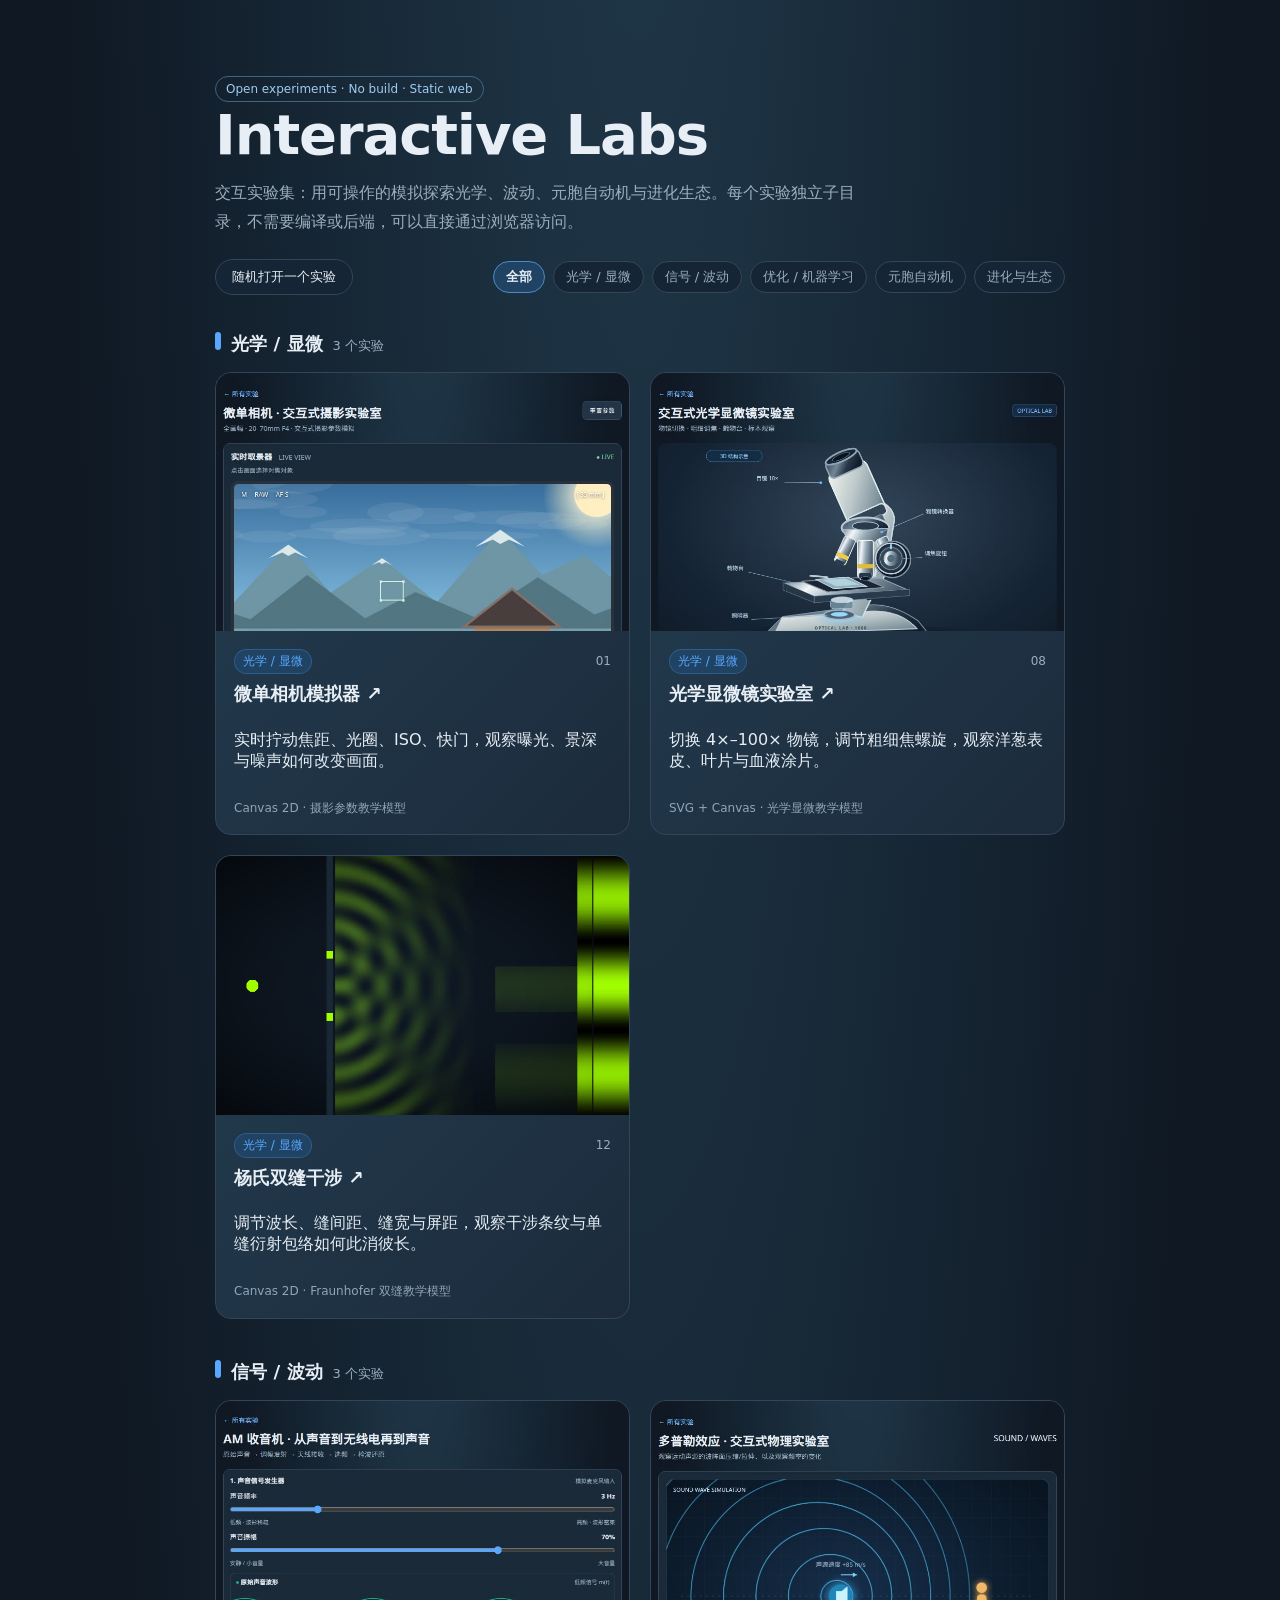
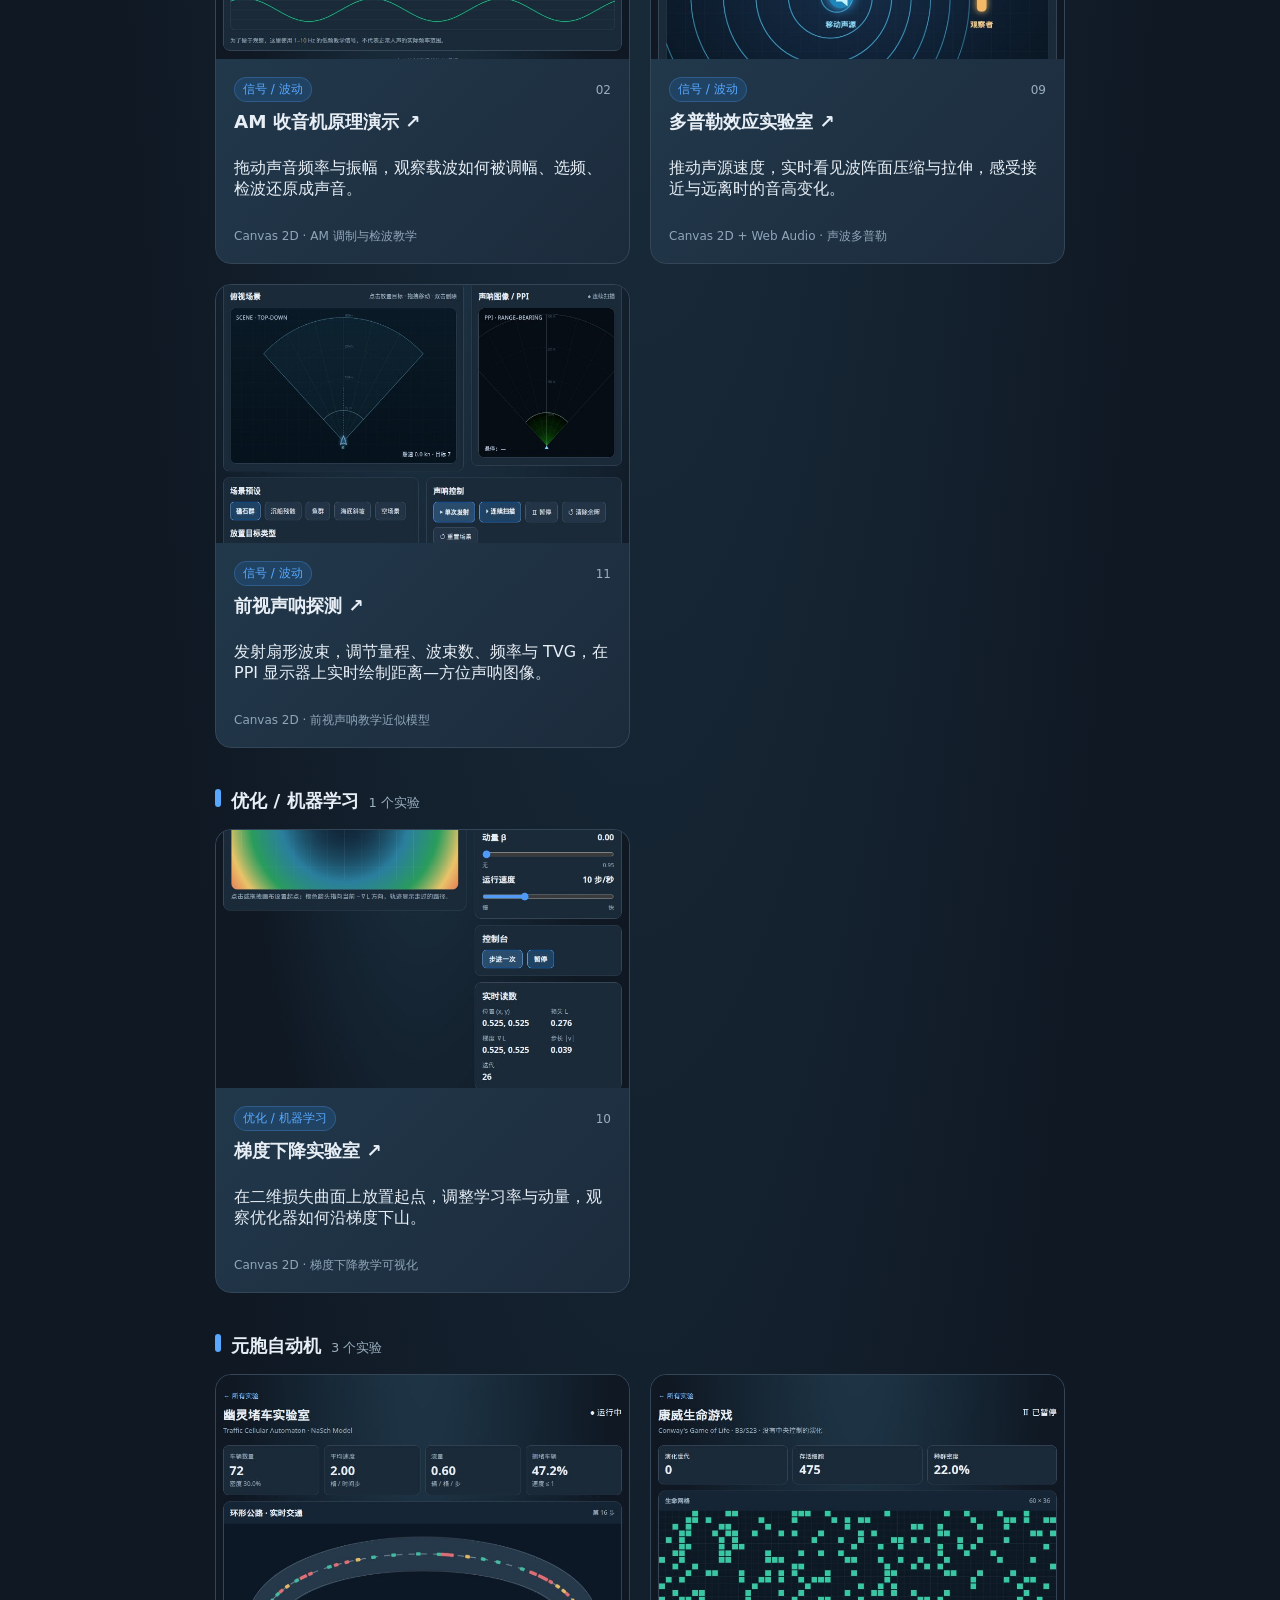
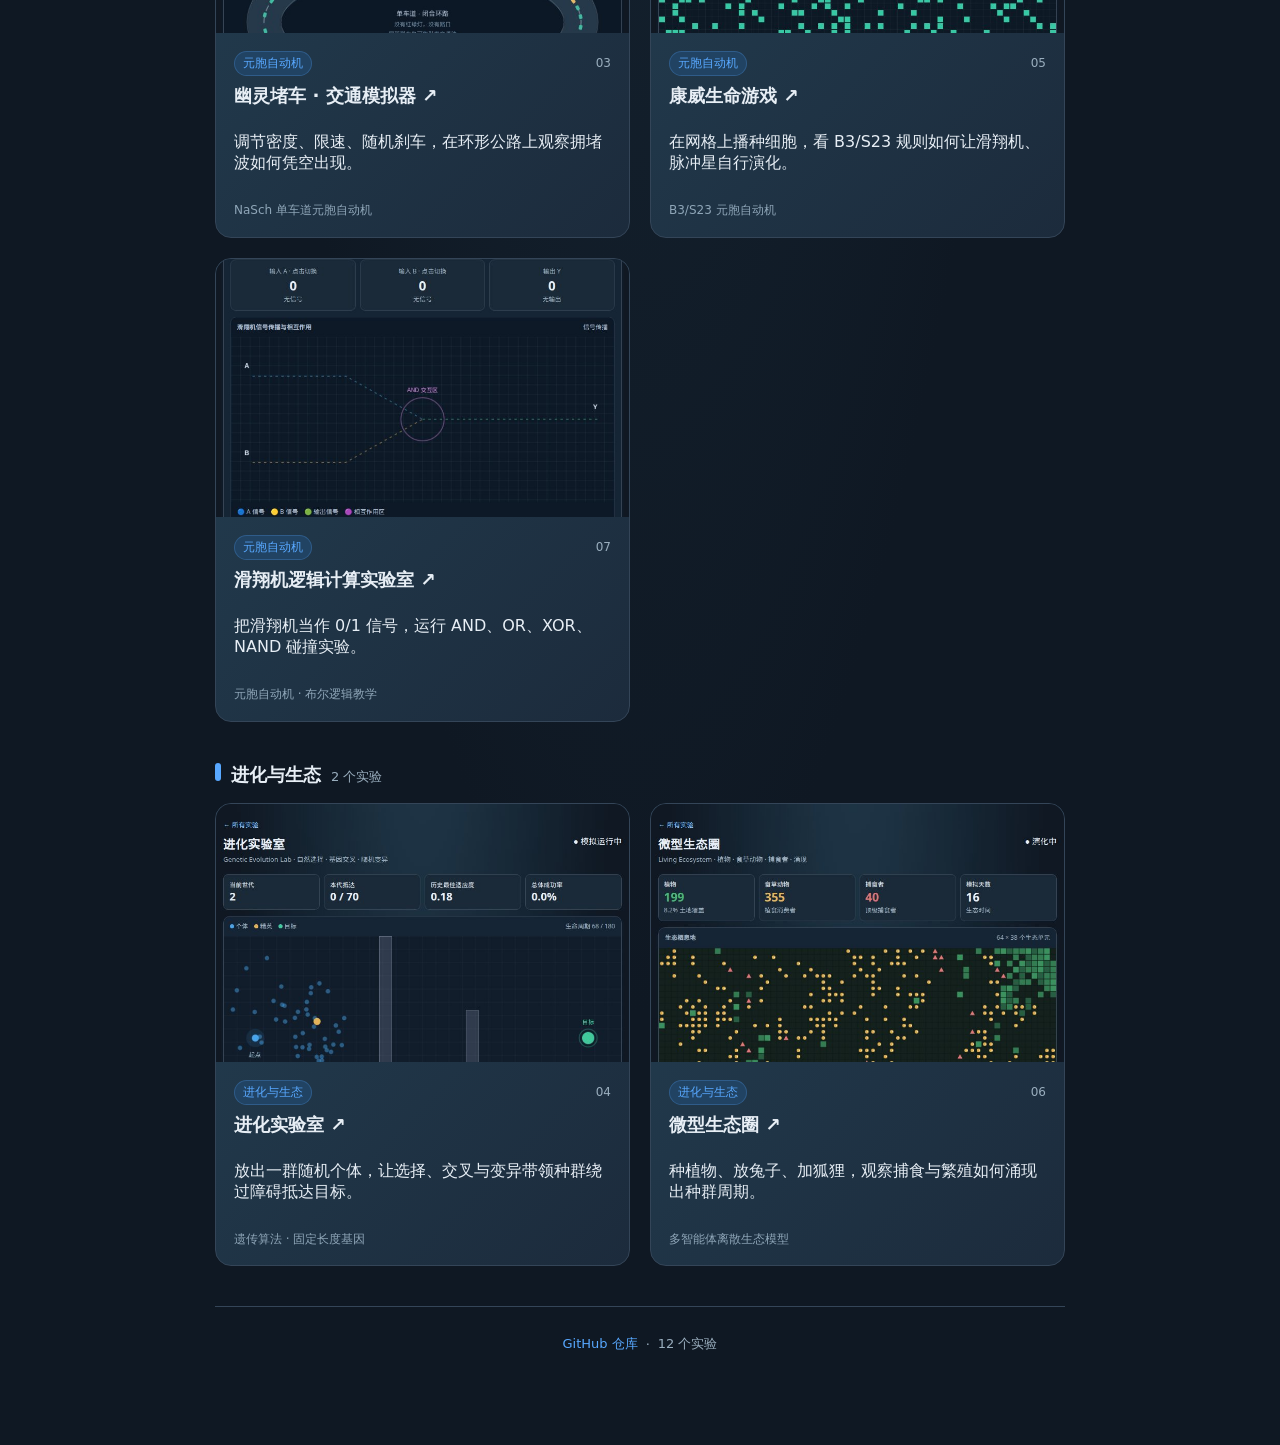
<file: index.html>
<!doctype html>
<html lang="zh-CN">
<head>
  <meta charset="UTF-8">
  <meta name="viewport" content="width=device-width,initial-scale=1">
  <meta name="theme-color" content="#0f1823">
  <meta name="description" content="交互实验集：用可操作的模拟探索光学、波动、元胞自动机与进化生态。每个实验都是独立静态页面，直接在浏览器中运行。">
  <meta property="og:title" content="Interactive Labs · 交互实验集">
  <meta property="og:description" content="用可操作的网页模拟探索光学、波动、元胞自动机与进化生态。">
  <meta property="og:type" content="website">
  <meta property="og:url" content="https://manxisuo.github.io/interactive-labs/">
  <meta property="og:image" content="https://manxisuo.github.io/interactive-labs/previews/camera-simulator.jpg">
  <meta name="twitter:card" content="summary_large_image">
  <title>Interactive Labs · 交互实验集</title>
  <link rel="stylesheet" href="shared.css">
</head>
<body>
<main class="lab-container">
  <header class="home-intro">
    <span class="tag">Open experiments · No build · Static web</span>
    <h1>Interactive Labs</h1>
    <p>交互实验集：用可操作的模拟探索光学、波动、元胞自动机与进化生态。每个实验独立子目录，不需要编译或后端，可以直接通过浏览器访问。</p>

    <div class="home-controls">
      <button class="btn-random" id="random-lab" type="button">随机打开一个实验</button>
      <div class="filter-chips" id="theme-filters" role="group" aria-label="主题筛选">
        <button class="chip active" type="button" data-filter="all">全部</button>
        <button class="chip" type="button" data-filter="optics">光学 / 显微</button>
        <button class="chip" type="button" data-filter="waves">信号 / 波动</button>
        <button class="chip" type="button" data-filter="optimization">优化 / 机器学习</button>
        <button class="chip" type="button" data-filter="automata">元胞自动机</button>
        <button class="chip" type="button" data-filter="evolution">进化与生态</button>
      </div>
    </div>
  </header>

  <section class="group" data-group="optics">
    <h2 class="group-title"><span class="accent" aria-hidden="true"></span>光学 / 显微 <span class="count">3 个实验</span></h2>
    <div class="card-grid">
      <a class="lab-card" href="camera-simulator/" data-theme="optics">
        <div class="card-image"><img src="previews/camera-simulator.jpg" alt="微单相机模拟器预览" loading="lazy"></div>
        <div class="card-body">
          <div class="card-meta"><span class="card-tag">光学 / 显微</span><span class="card-num">01</span></div>
          <h2>微单相机模拟器 ↗</h2>
          <p>实时拧动焦距、光圈、ISO、快门，观察曝光、景深与噪声如何改变画面。</p>
          <div class="card-tech">Canvas 2D · 摄影参数教学模型</div>
        </div>
      </a>
      <a class="lab-card" href="microscope/" data-theme="optics">
        <div class="card-image"><img src="previews/microscope.jpg" alt="光学显微镜实验室预览" loading="lazy"></div>
        <div class="card-body">
          <div class="card-meta"><span class="card-tag">光学 / 显微</span><span class="card-num">08</span></div>
          <h2>光学显微镜实验室 ↗</h2>
          <p>切换 4×–100× 物镜，调节粗细焦螺旋，观察洋葱表皮、叶片与血液涂片。</p>
          <div class="card-tech">SVG + Canvas · 光学显微教学模型</div>
        </div>
      </a>
      <a class="lab-card" href="double-slit/" data-theme="optics">
        <div class="card-image"><img src="previews/double-slit.jpg" alt="杨氏双缝干涉预览" loading="lazy"></div>
        <div class="card-body">
          <div class="card-meta"><span class="card-tag">光学 / 显微</span><span class="card-num">12</span></div>
          <h2>杨氏双缝干涉 ↗</h2>
          <p>调节波长、缝间距、缝宽与屏距，观察干涉条纹与单缝衍射包络如何此消彼长。</p>
          <div class="card-tech">Canvas 2D · Fraunhofer 双缝教学模型</div>
        </div>
      </a>
    </div>
  </section>

  <section class="group" data-group="waves">
    <h2 class="group-title"><span class="accent" aria-hidden="true"></span>信号 / 波动 <span class="count">3 个实验</span></h2>
    <div class="card-grid">
      <a class="lab-card" href="am-radio/" data-theme="waves">
        <div class="card-image"><img src="previews/am-radio.jpg" alt="AM 收音机原理演示预览" loading="lazy"></div>
        <div class="card-body">
          <div class="card-meta"><span class="card-tag">信号 / 波动</span><span class="card-num">02</span></div>
          <h2>AM 收音机原理演示 ↗</h2>
          <p>拖动声音频率与振幅，观察载波如何被调幅、选频、检波还原成声音。</p>
          <div class="card-tech">Canvas 2D · AM 调制与检波教学</div>
        </div>
      </a>
      <a class="lab-card" href="doppler-effect/" data-theme="waves">
        <div class="card-image"><img src="previews/doppler-effect.jpg" alt="多普勒效应实验室预览" loading="lazy"></div>
        <div class="card-body">
          <div class="card-meta"><span class="card-tag">信号 / 波动</span><span class="card-num">09</span></div>
          <h2>多普勒效应实验室 ↗</h2>
          <p>推动声源速度，实时看见波阵面压缩与拉伸，感受接近与远离时的音高变化。</p>
          <div class="card-tech">Canvas 2D + Web Audio · 声波多普勒</div>
        </div>
      </a>
      <a class="lab-card" href="forward-sonar/" data-theme="waves">
        <div class="card-image"><img src="previews/forward-sonar.jpg" alt="前视声呐探测实验室预览" loading="lazy"></div>
        <div class="card-body">
          <div class="card-meta"><span class="card-tag">信号 / 波动</span><span class="card-num">11</span></div>
          <h2>前视声呐探测 ↗</h2>
          <p>发射扇形波束，调节量程、波束数、频率与 TVG，在 PPI 显示器上实时绘制距离—方位声呐图像。</p>
          <div class="card-tech">Canvas 2D · 前视声呐教学近似模型</div>
        </div>
      </a>
    </div>
  </section>

  <section class="group" data-group="optimization">
    <h2 class="group-title"><span class="accent" aria-hidden="true"></span>优化 / 机器学习 <span class="count">1 个实验</span></h2>
    <div class="card-grid">
      <a class="lab-card" href="gradient-descent/" data-theme="optimization">
        <div class="card-image"><img src="previews/gradient-descent.jpg" alt="梯度下降实验室预览" loading="lazy"></div>
        <div class="card-body">
          <div class="card-meta"><span class="card-tag">优化 / 机器学习</span><span class="card-num">10</span></div>
          <h2>梯度下降实验室 ↗</h2>
          <p>在二维损失曲面上放置起点，调整学习率与动量，观察优化器如何沿梯度下山。</p>
          <div class="card-tech">Canvas 2D · 梯度下降教学可视化</div>
        </div>
      </a>
    </div>
  </section>

  <section class="group" data-group="automata">
    <h2 class="group-title"><span class="accent" aria-hidden="true"></span>元胞自动机 <span class="count">3 个实验</span></h2>
    <div class="card-grid">
      <a class="lab-card" href="traffic-jam/" data-theme="automata">
        <div class="card-image"><img src="previews/traffic-jam.jpg" alt="幽灵堵车交通模拟器预览" loading="lazy"></div>
        <div class="card-body">
          <div class="card-meta"><span class="card-tag">元胞自动机</span><span class="card-num">03</span></div>
          <h2>幽灵堵车 · 交通模拟器 ↗</h2>
          <p>调节密度、限速、随机刹车，在环形公路上观察拥堵波如何凭空出现。</p>
          <div class="card-tech">NaSch 单车道元胞自动机</div>
        </div>
      </a>
      <a class="lab-card" href="game-of-life/" data-theme="automata">
        <div class="card-image"><img src="previews/game-of-life.jpg" alt="康威生命游戏预览" loading="lazy"></div>
        <div class="card-body">
          <div class="card-meta"><span class="card-tag">元胞自动机</span><span class="card-num">05</span></div>
          <h2>康威生命游戏 ↗</h2>
          <p>在网格上播种细胞，看 B3/S23 规则如何让滑翔机、脉冲星自行演化。</p>
          <div class="card-tech">B3/S23 元胞自动机</div>
        </div>
      </a>
      <a class="lab-card" href="glider-logic/" data-theme="automata">
        <div class="card-image"><img src="previews/glider-logic.jpg" alt="滑翔机逻辑计算实验室预览" loading="lazy"></div>
        <div class="card-body">
          <div class="card-meta"><span class="card-tag">元胞自动机</span><span class="card-num">07</span></div>
          <h2>滑翔机逻辑计算实验室 ↗</h2>
          <p>把滑翔机当作 0/1 信号，运行 AND、OR、XOR、NAND 碰撞实验。</p>
          <div class="card-tech">元胞自动机 · 布尔逻辑教学</div>
        </div>
      </a>
    </div>
  </section>

  <section class="group" data-group="evolution">
    <h2 class="group-title"><span class="accent" aria-hidden="true"></span>进化与生态 <span class="count">2 个实验</span></h2>
    <div class="card-grid">
      <a class="lab-card" href="genetic-evolution/" data-theme="evolution">
        <div class="card-image"><img src="previews/genetic-evolution.jpg" alt="进化实验室预览" loading="lazy"></div>
        <div class="card-body">
          <div class="card-meta"><span class="card-tag">进化与生态</span><span class="card-num">04</span></div>
          <h2>进化实验室 ↗</h2>
          <p>放出一群随机个体，让选择、交叉与变异带领种群绕过障碍抵达目标。</p>
          <div class="card-tech">遗传算法 · 固定长度基因</div>
        </div>
      </a>
      <a class="lab-card" href="ecosystem/" data-theme="evolution">
        <div class="card-image"><img src="previews/ecosystem.jpg" alt="微型生态圈预览" loading="lazy"></div>
        <div class="card-body">
          <div class="card-meta"><span class="card-tag">进化与生态</span><span class="card-num">06</span></div>
          <h2>微型生态圈 ↗</h2>
          <p>种植物、放兔子、加狐狸，观察捕食与繁殖如何涌现出种群周期。</p>
          <div class="card-tech">多智能体离散生态模型</div>
        </div>
      </a>
    </div>
  </section>

  <footer class="home-footer">
    <a href="https://github.com/manxisuo/interactive-labs" target="_blank" rel="noopener">GitHub 仓库</a>
    <span aria-hidden="true">·</span>
    <span id="lab-count">12 个实验</span>
  </footer>
</main>

<script>
  (function() {
    const cards = document.querySelectorAll('.lab-card');
    const groups = document.querySelectorAll('.group');
    const chips = document.querySelectorAll('.chip');

    function applyFilter(filter) {
      let visibleCount = 0;
      cards.forEach(card => {
        const show = filter === 'all' || card.dataset.theme === filter;
        card.classList.toggle('hidden', !show);
        if (show) visibleCount++;
      });
      groups.forEach(group => {
        const visibleCards = group.querySelectorAll('.lab-card:not(.hidden)');
        group.classList.toggle('hidden', visibleCards.length === 0);
      });
      document.getElementById('lab-count').textContent = visibleCount + ' 个实验';
    }

    document.getElementById('theme-filters').addEventListener('click', function(e) {
      const chip = e.target.closest('.chip');
      if (!chip) return;
      chips.forEach(c => c.classList.remove('active'));
      chip.classList.add('active');
      applyFilter(chip.dataset.filter);
    });

    document.getElementById('random-lab').addEventListener('click', function() {
      const visible = Array.from(cards).filter(c => !c.classList.contains('hidden'));
      if (visible.length === 0) return;
      const pick = visible[Math.floor(Math.random() * visible.length)];
      window.location.href = pick.href;
    });
  })();
</script>
</body>
</html>
</file>
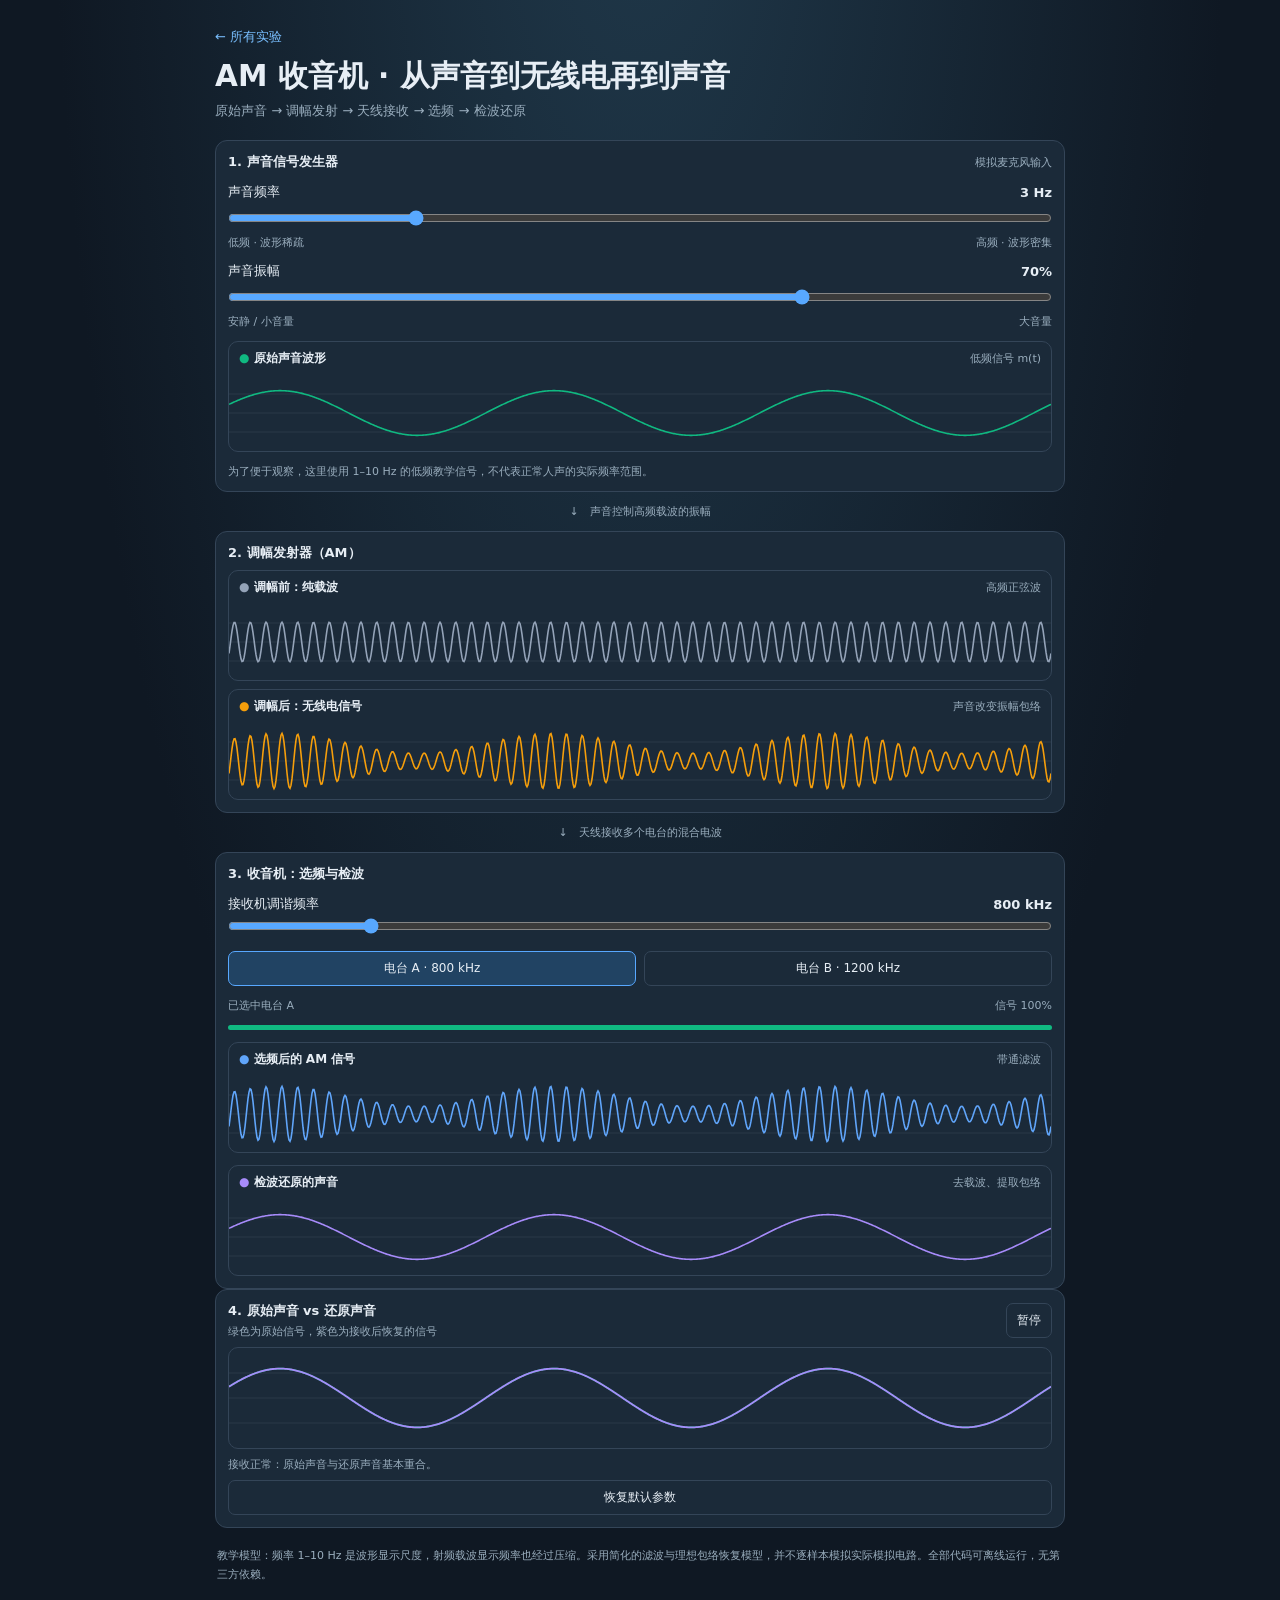
<file: am-radio/index.html>
<!doctype html>
<html lang="zh-CN"><head><meta charset="UTF-8"><meta name="viewport" content="width=device-width,initial-scale=1"><meta name="theme-color" content="#0f1823"><title>AM 收音机原理 · Interactive Labs</title><link rel="stylesheet" href="../shared.css"><link rel="stylesheet" href="style.css"></head>
<body><main id="am-chain-02" class="lab-container">
<header class="lab-top"><div><a class="back" href="../">← 所有实验</a><h1>AM 收音机 · 从声音到无线电再到声音</h1><p>原始声音 → 调幅发射 → 天线接收 → 选频 → 检波还原</p></div></header>
<section class="panel space-y-3">
  <div class="flex justify-between align-center"><strong>1. 声音信号发生器</strong><span class="small">模拟麦克风输入</span></div>
  <div class="control"><div class="flex justify-between"><span>声音频率</span><strong id="ac-freq-value">3 Hz</strong></div><input id="ac-freq" type="range" min="1" max="10" value="3" step="0.5" aria-label="声音频率"><div class="flex justify-between small"><span>低频 · 波形稀疏</span><span>高频 · 波形密集</span></div></div>
  <div class="control"><div class="flex justify-between"><span>声音振幅</span><strong id="ac-amp-value">70%</strong></div><input id="ac-amp" type="range" min="0" max="100" value="70" step="5" aria-label="声音振幅"><div class="flex justify-between small"><span>安静 / 小音量</span><span>大音量</span></div></div>
  <div class="wave"><div class="head"><strong><span style="color:#10b981">●</span> 原始声音波形</strong><span class="small">低频信号 m(t)</span></div><canvas id="ac-original" aria-label="原始声音波形"></canvas></div>
  <div class="small">为了便于观察，这里使用 1–10 Hz 的低频教学信号，不代表正常人声的实际频率范围。</div>
</section>
<div class="between">↓　声音控制高频载波的振幅</div>
<section class="panel space-y-2"><strong>2. 调幅发射器（AM）</strong>
  <div class="wave"><div class="head"><strong><span style="color:#94a3b8">●</span> 调幅前：纯载波</strong><span class="small">高频正弦波</span></div><canvas id="ac-carrier" aria-label="纯载波"></canvas></div>
  <div class="wave"><div class="head"><strong><span style="color:#f59e0b">●</span> 调幅后：无线电信号</strong><span class="small">声音改变振幅包络</span></div><canvas id="ac-modulated" aria-label="AM 调幅波形"></canvas></div>
</section>
<div class="between">↓　天线接收多个电台的混合电波</div>
<section class="panel space-y-3"><strong>3. 收音机：选频与检波</strong>
  <div class="flex justify-between"><span>接收机调谐频率</span><strong id="ac-tune-value">800 kHz</strong></div>
  <input id="ac-tune" type="range" min="700" max="1300" value="800" step="5" aria-label="收音机调谐频率">
  <div class="flex gap"><button class="grow active" id="ac-st-a">电台 A · 800 kHz</button><button class="grow" id="ac-st-b">电台 B · 1200 kHz</button></div>
  <div class="flex justify-between small"><span id="ac-status" role="status">已选中电台 A</span><span id="ac-strength">信号 100%</span></div><div class="meter"><div id="ac-meter" style="width:100%"></div></div>
  <div class="wave"><div class="head"><strong><span style="color:#60a5fa">●</span> 选频后的 AM 信号</strong><span class="small">带通滤波</span></div><canvas id="ac-filtered" aria-label="选频后的信号"></canvas></div>
  <div class="wave"><div class="head"><strong><span style="color:#a78bfa">●</span> 检波还原的声音</strong><span class="small">去载波、提取包络</span></div><canvas id="ac-recovered" aria-label="恢复声音波形"></canvas></div>
</section>
<section class="panel space-y-2">
  <div class="flex justify-between align-center gap"><div><strong>4. 原始声音 vs 还原声音</strong><div class="small space-top">绿色为原始信号，紫色为接收后恢复的信号</div></div><button id="ac-pause">暂停</button></div>
  <div class="wave"><canvas id="ac-compare" aria-label="原始声音与恢复声音对比" class="compare"></canvas></div>
  <div id="ac-result" class="small" role="status">接收正常：两条波形基本重合。</div>
  <button id="ac-reset" class="full">恢复默认参数</button>
</section>
<p class="footnote">教学模型：频率 1–10 Hz 是波形显示尺度，射频载波显示频率也经过压缩。采用简化的滤波与理想包络恢复模型，并不逐样本模拟实际模拟电路。全部代码可离线运行，无第三方依赖。</p>
</main><script src="app.js"></script></body></html>
</file>
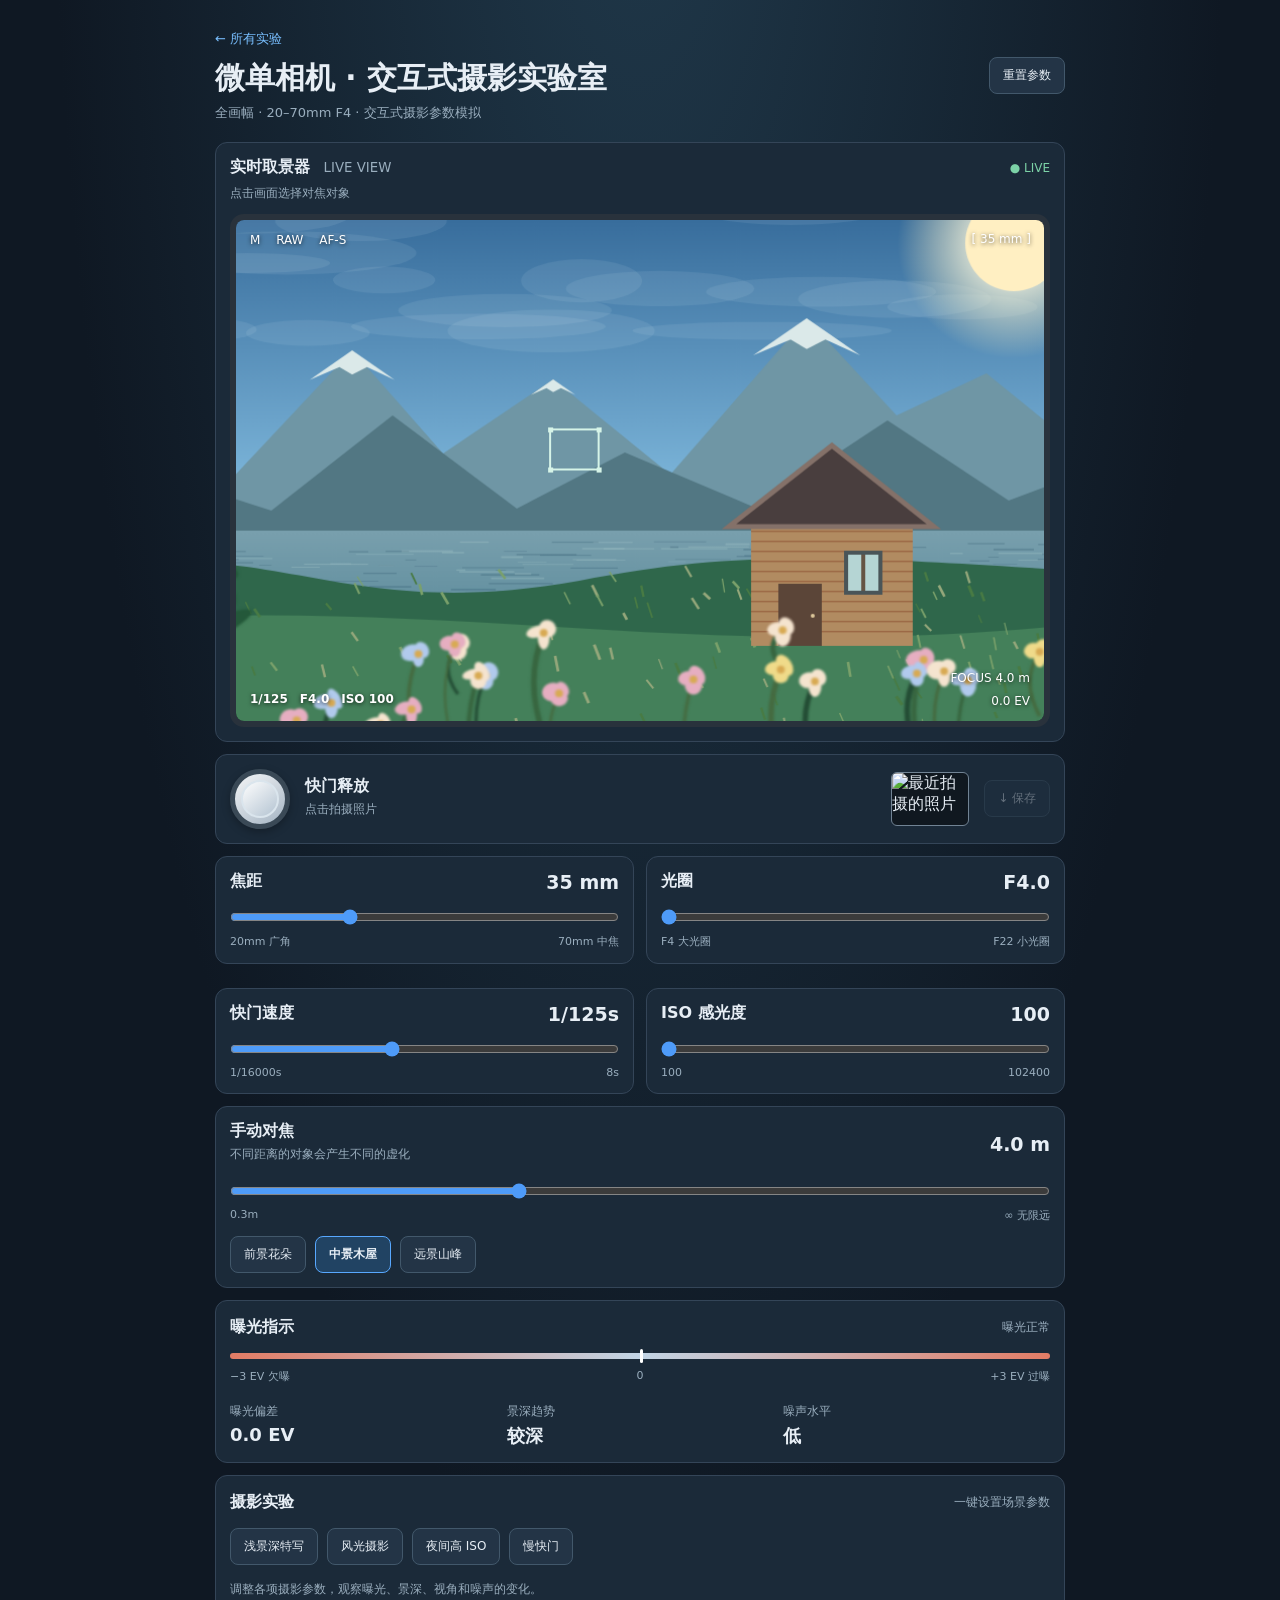
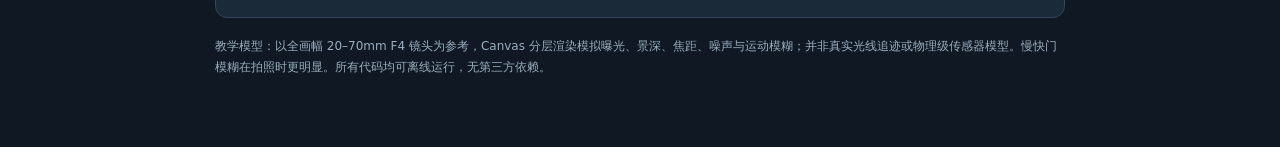
<file: camera-simulator/index.html>
<!doctype html>
<html lang="zh-CN"><head><meta charset="UTF-8"><meta name="viewport" content="width=device-width, initial-scale=1"><meta name="theme-color" content="#101923"><title>微单相机模拟器 · Interactive Labs</title><link rel="stylesheet" href="../shared.css"><link rel="stylesheet" href="style.css"></head>
<body><main id="camera-sim" class="lab-container">
<header class="lab-top"><div><a class="back" href="../">← 所有实验</a><h1>微单相机 · 交互式摄影实验室</h1><p>全画幅 · 20–70mm F4 · 交互式摄影参数模拟</p></div><button class="cam-btn" id="cam-reset">重置参数</button></header>
<section class="cam-card"><div class="section-head"><b>实时取景器 <small>LIVE VIEW</small></b><span id="cam-mode" class="live">● LIVE</span></div><p class="sub">点击画面选择对焦对象</p><div class="camera-screen"><canvas id="cam-canvas" width="800" height="500" aria-label="实时摄影模拟画面"></canvas><div class="osd tl">M　 RAW　 AF-S</div><div class="osd tr">[ <span id="cam-focal-osd">35</span> mm ]</div><div class="osd bl"><span id="cam-shutter-osd">1/125</span>　<span id="cam-aperture-osd">F4.0</span>　<span id="cam-iso-osd">ISO 100</span></div><div class="osd br" id="cam-ev-osd">±0.0 EV</div><div class="osd focus-osd" id="cam-focus-osd">FOCUS 4.0m</div></div></section>
<section class="cam-card shotbar"><div class="shotleft"><button class="shutter" id="cam-shoot" aria-label="拍照"><span></span></button><div><b>快门释放</b><p class="sub" id="cam-shot-hint">点击拍摄照片</p></div></div><div class="shotright"><img class="photo-thumb" id="cam-thumb" alt="最近拍摄的照片"><button class="cam-btn" id="cam-save" disabled>↓ 保存</button></div></section>
<div class="controls-grid">
<section class="cam-card"><div class="control-row"><b>焦距</b><strong id="cam-zoom-text">35 mm</strong></div><input id="cam-zoom" type="range" min="20" max="70" step="1" value="35" aria-label="焦距"><div class="range-label"><span>20mm 广角</span><span>70mm 中焦</span></div></section>
<section class="cam-card"><div class="control-row"><b>光圈</b><strong id="cam-ap-text">F4.0</strong></div><input id="cam-ap" type="range" min="0" max="12" step="1" value="0" aria-label="光圈"><div class="range-label"><span>F4 大光圈</span><span>F22 小光圈</span></div></section>
<section class="cam-card"><div class="control-row"><b>快门速度</b><strong id="cam-sh-text">1/125s</strong></div><input id="cam-sh" type="range" min="0" max="17" value="7" step="1" aria-label="快门速度"><div class="range-label"><span>1/16000s</span><span>8s</span></div></section>
<section class="cam-card"><div class="control-row"><b>ISO 感光度</b><strong id="cam-iso-text">100</strong></div><input id="cam-iso" type="range" min="0" max="10" value="0" step="1" aria-label="ISO"><div class="range-label"><span>100</span><span>102400</span></div></section></div>
<section class="cam-card"><div class="control-row"><div><b>手动对焦</b><p class="sub">不同距离的对象会产生不同的虚化</p></div><strong id="cam-focus-text">4.0 m</strong></div><input id="cam-focus" type="range" min="0" max="100" value="48" step="1" aria-label="对焦距离"><div class="range-label"><span>0.3m</span><span>∞ 无限远</span></div><div class="button-row"><button class="cam-btn" data-focus="0.65">前景花朵</button><button class="cam-btn active" data-focus="4">中景木屋</button><button class="cam-btn" data-focus="500">远景山峰</button></div></section>
<section class="cam-card"><div class="control-row"><b>曝光指示</b><span id="cam-exposure-status" class="sub">曝光正常</span></div><div class="meter"><div class="meter-ind" id="cam-meter-ind"></div></div><div class="range-label"><span>−3 EV 欠曝</span><span>0</span><span>+3 EV 过曝</span></div><div class="stat-grid"><div><p class="sub">曝光偏差</p><strong id="cam-ev-text">0.0 EV</strong></div><div><p class="sub">景深趋势</p><strong id="cam-dof-text">较浅</strong></div><div><p class="sub">噪声水平</p><strong id="cam-noise-text">低</strong></div></div></section>
<section class="cam-card"><div class="control-row"><b>摄影实验</b><span class="sub">一键设置场景参数</span></div><div class="button-row"><button class="cam-btn" data-preset="portrait">浅景深特写</button><button class="cam-btn" data-preset="landscape">风光摄影</button><button class="cam-btn" data-preset="night">夜间高 ISO</button><button class="cam-btn" data-preset="motion">慢快门</button></div><p id="cam-explain" class="sub explain">调整参数，观察画面亮度、虚化、视角和噪声。</p></section>
<p class="sub footnote">教学模型：以全画幅 20–70mm F4 镜头为参考，Canvas 分层渲染模拟曝光、景深、焦距、噪声与运动模糊；并非真实光线追迹或物理级传感器模型。慢快门模糊在拍照时更明显。所有代码均可离线运行，无第三方依赖。</p>
</main><script src="app.js"></script></body></html>
</file>
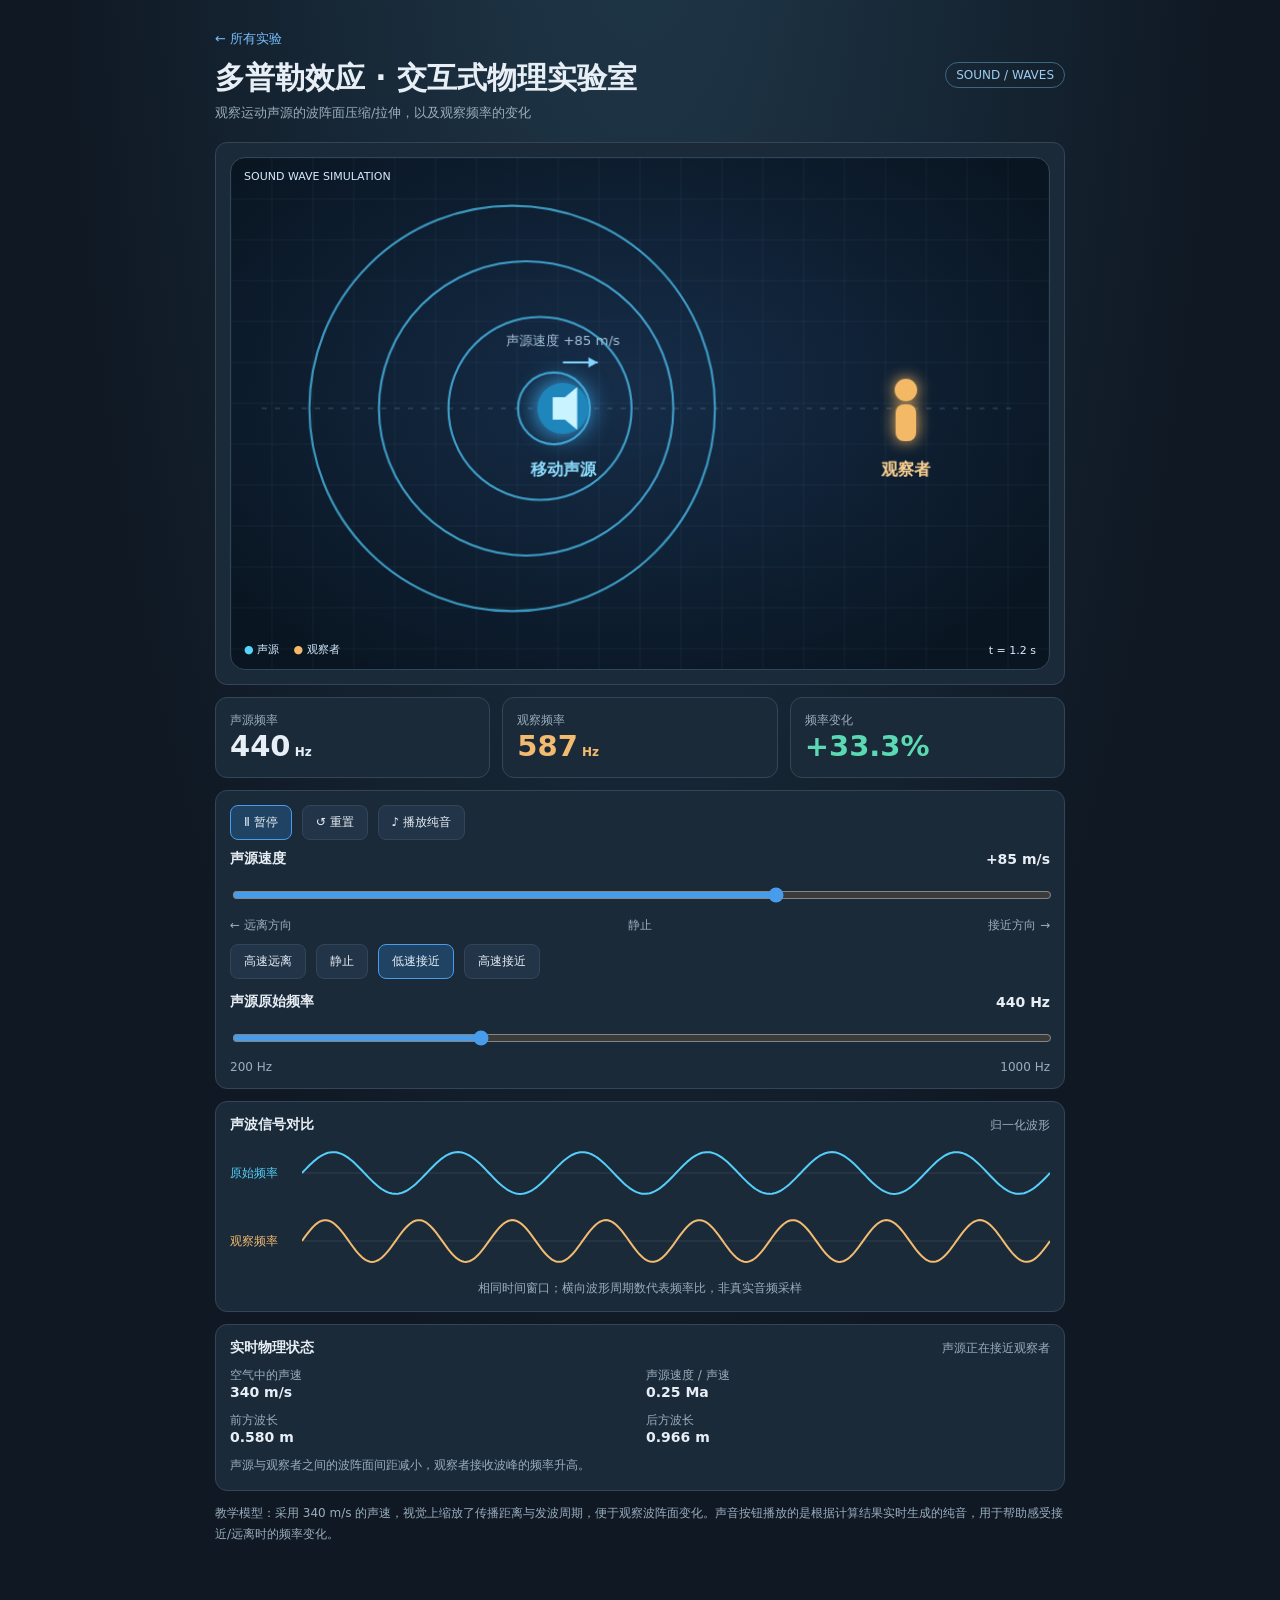
<file: doppler-effect/index.html>
<!doctype html>
<html lang="zh-CN">
<head>
<meta charset="UTF-8"><meta name="viewport" content="width=device-width, initial-scale=1"><meta name="theme-color" content="#101923">
<title>多普勒效应实验室 · Interactive Labs</title>
<link rel="stylesheet" href="../shared.css"><link rel="stylesheet" href="style.css">
</head>
<body><main id="doppler-exp" class="lab-container">
<header class="lab-top"><div><a class="back" href="../">← 所有实验</a><h1>多普勒效应 · 交互式物理实验室</h1><p>观察运动声源的波阵面压缩/拉伸，以及观察频率的变化</p></div><span class="tag">SOUND / WAVES</span></header>
<section class="panel"><div class="stage" id="d-stage"><canvas id="d-world" width="800" height="500" aria-label="运动声源产生的圆形波阵面动态演示"></canvas><div class="overlay" style="top:12px;left:13px">SOUND WAVE SIMULATION</div><div class="overlay" style="bottom:12px;left:13px"><span style="color:#55d5fa">●</span> 声源　 <span style="color:#f3b966">●</span> 观察者</div><div class="overlay" style="bottom:12px;right:13px" id="d-clock">t = 0.0 s</div></div></section>
<div class="statistics"><div class="panel"><div class="muted">声源频率</div><div class="number"><span id="d-f0">440</span><span class="unit"> Hz</span></div></div><div class="panel"><div class="muted">观察频率</div><div class="number emphasis"><span id="d-fo">587</span><span class="unit"> Hz</span></div></div><div class="panel"><div class="muted">频率变化</div><div class="number delta" id="d-delta">+33.3%</div></div></div>
<section class="panel space-y"><div class="button-row"><button class="btn active" id="d-play">Ⅱ 暂停</button><button class="btn" id="d-reset">↺ 重置</button><button class="btn" id="d-tone">♪ 播放纯音</button></div>
<div class="inputline"><div class="label">声源速度</div><div class="value" id="d-speed-text">+85 m/s</div></div>
<input id="d-speed" type="range" min="-255" max="255" step="5" value="85" aria-label="声源速度">
<div class="range-label"><span>← 远离方向</span><span>静止</span><span>接近方向 →</span></div>
<div class="button-row"><button class="btn" data-v="-170">高速远离</button><button class="btn" data-v="0">静止</button><button class="btn active" data-v="85">低速接近</button><button class="btn" data-v="170">高速接近</button></div>
<div class="inputline top-gap"><span class="label">声源原始频率</span><span class="value" id="d-freq-label">440 Hz</span></div>
<input id="d-freq" type="range" min="200" max="1000" step="20" value="440" aria-label="声源频率"><div class="range-label"><span>200 Hz</span><span>1000 Hz</span></div></section>
<section class="panel space-y"><div class="inputline"><b class="label">声波信号对比</b><span class="muted">归一化波形</span></div><div class="wave-row"><span class="wave-label origin">原始频率</span><canvas id="d-wave0" class="chart"></canvas></div><div class="wave-row"><span class="wave-label observed">观察频率</span><canvas id="d-wave1" class="chart"></canvas></div><div class="muted center">相同时间窗口；横向波形周期数代表频率比，非真实音频采样</div></section>
<section class="panel space-y"><div class="inputline"><b class="label">实时物理状态</b><span class="muted" id="d-state">声源正在接近观察者</span></div><div class="info-grid"><div><div class="muted">空气中的声速</div><b>340 m/s</b></div><div><div class="muted">声源速度 / 声速</div><b id="d-mach">0.25 Ma</b></div><div><div class="muted">前方波长</div><b id="d-front">0.580 m</b></div><div><div class="muted">后方波长</div><b id="d-back">0.966 m</b></div></div><div class="muted hint" id="d-explain">声源向右运动时，右侧的波阵面变密，左侧变疏。观察者位于声源右侧时，接收到的频率升高。</div></section>
<p class="muted footnote">教学模型：采用 340 m/s 的声速，视觉上缩放了传播距离与发波周期，便于观察波阵面变化。声音按钮播放的是根据计算结果实时生成的纯音，用于帮助感受接近/远离时的频率变化。</p>
</main><script src="app.js"></script></body></html>
</file>
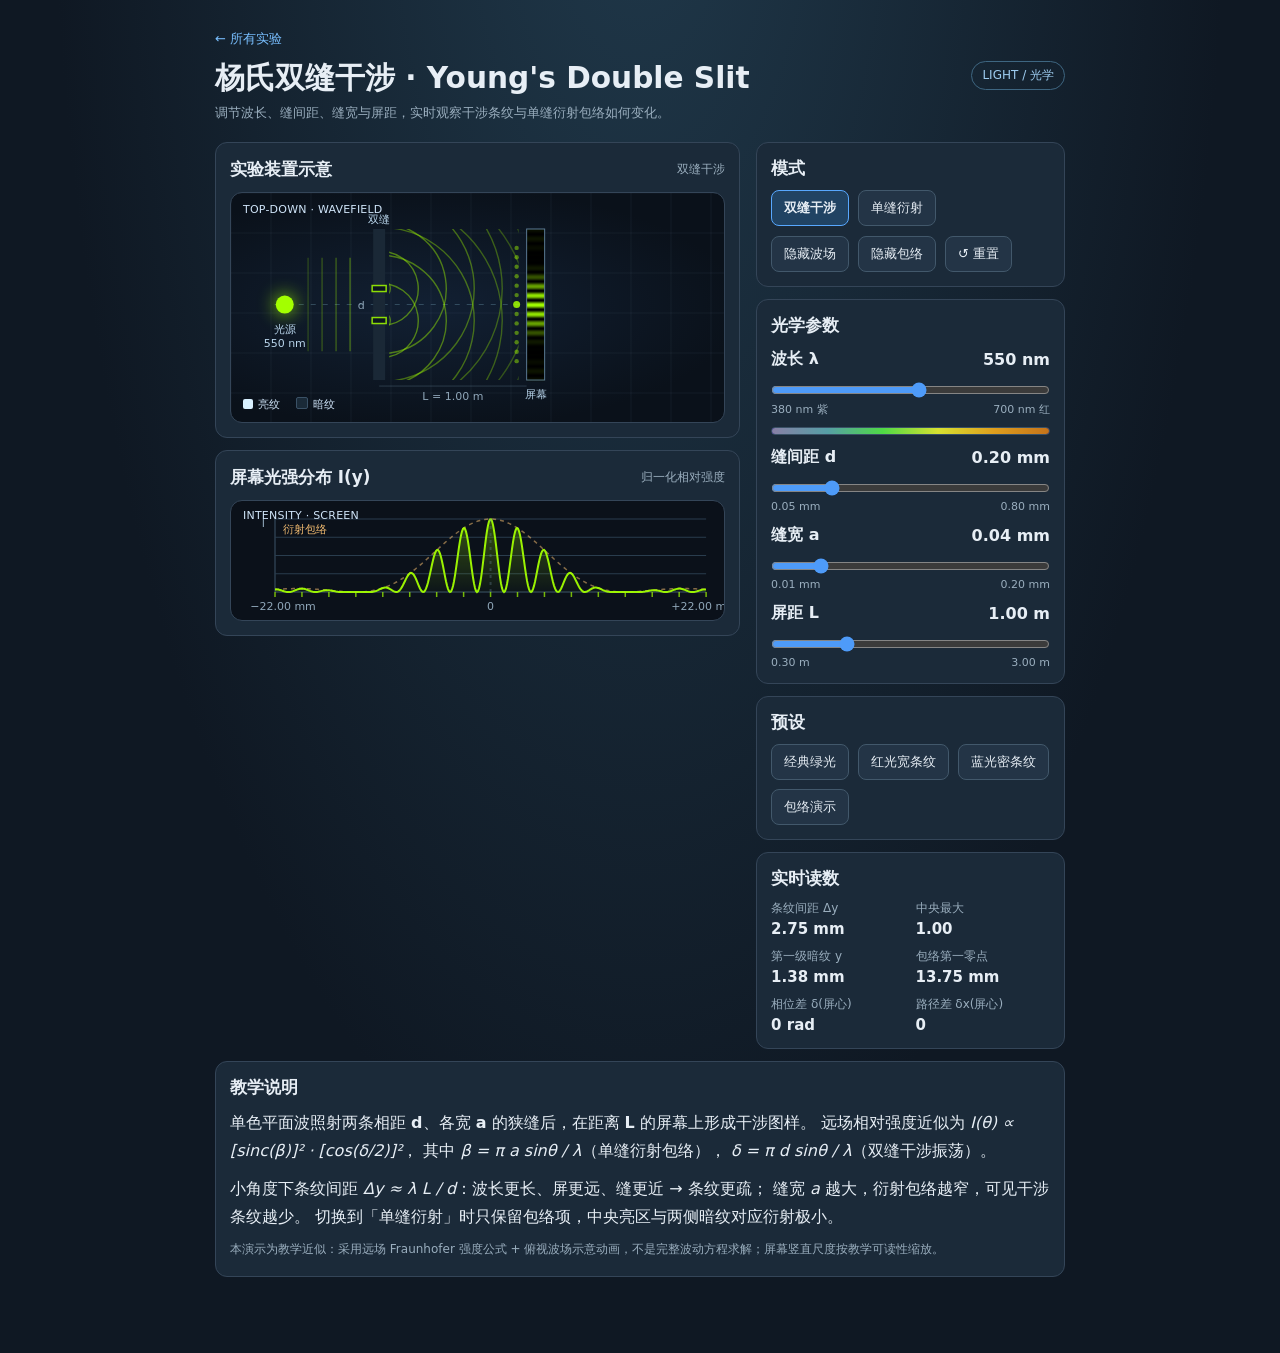
<file: double-slit/index.html>
<!doctype html>
<html lang="zh-CN">
<head>
  <meta charset="UTF-8">
  <meta name="viewport" content="width=device-width, initial-scale=1">
  <meta name="theme-color" content="#101923">
  <meta name="description" content="杨氏双缝干涉交互演示：调节波长、缝间距、缝宽与屏距，观察干涉条纹与单缝衍射包络。">
  <title>杨氏双缝干涉 · Interactive Labs</title>
  <link rel="stylesheet" href="../shared.css">
  <link rel="stylesheet" href="style.css">
</head>
<body>
<main id="ds-lab" class="lab-container">
  <header class="lab-top">
    <div>
      <a class="back" href="../">← 所有实验</a>
      <h1>杨氏双缝干涉 · Young's Double Slit</h1>
      <p>调节波长、缝间距、缝宽与屏距，实时观察干涉条纹与单缝衍射包络如何变化。</p>
    </div>
    <span class="tag">LIGHT / 光学</span>
  </header>

  <div class="ds-layout">
    <div class="ds-main">
      <section class="ds-card">
        <div class="section-head">
          <b>实验装置示意</b>
          <span class="sub" id="ds-mode-label">双缝干涉</span>
        </div>
        <div class="canvas-wrap" id="ds-scene-wrap">
          <canvas id="ds-scene" width="900" height="420" aria-label="杨氏双缝干涉装置与波场示意"></canvas>
          <div class="overlay" style="top:10px;left:12px">TOP-DOWN · WAVEFIELD</div>
          <div class="overlay" style="bottom:10px;left:12px" id="ds-legend">
            <span class="leg bright">亮纹</span>
            <span class="leg dark">暗纹</span>
          </div>
        </div>
      </section>

      <section class="ds-card">
        <div class="section-head">
          <b>屏幕光强分布 I(y)</b>
          <span class="sub">归一化相对强度</span>
        </div>
        <div class="canvas-wrap intensity-wrap">
          <canvas id="ds-intensity" width="900" height="220" aria-label="屏幕光强分布曲线"></canvas>
          <div class="overlay" style="top:8px;left:12px">INTENSITY · SCREEN</div>
        </div>
      </section>
    </div>

    <aside class="ds-sidebar">
      <section class="ds-card">
        <div class="section-head"><b>模式</b></div>
        <div class="button-row" id="ds-modes">
          <button class="ds-btn active" type="button" data-mode="double">双缝干涉</button>
          <button class="ds-btn" type="button" data-mode="single">单缝衍射</button>
        </div>
        <div class="button-row" style="margin-top:10px">
          <button class="ds-btn" id="ds-wave-toggle" type="button">隐藏波场</button>
          <button class="ds-btn" id="ds-envelope-toggle" type="button">隐藏包络</button>
          <button class="ds-btn" id="ds-reset" type="button">↺ 重置</button>
        </div>
      </section>

      <section class="ds-card">
        <div class="section-head"><b>光学参数</b></div>

        <div class="control-row"><b>波长 λ</b><strong id="ds-lambda-text">550 nm</strong></div>
        <input id="ds-lambda" type="range" min="380" max="700" step="5" value="550" aria-label="波长">
        <div class="range-label"><span>380 nm 紫</span><span>700 nm 红</span></div>
        <div class="wavelength-swatch" id="ds-swatch" aria-hidden="true"></div>

        <div class="control-row"><b>缝间距 d</b><strong id="ds-sep-text">0.20 mm</strong></div>
        <input id="ds-sep" type="range" min="0.05" max="0.80" step="0.01" value="0.20" aria-label="缝间距">
        <div class="range-label"><span>0.05 mm</span><span>0.80 mm</span></div>

        <div class="control-row"><b>缝宽 a</b><strong id="ds-width-text">0.04 mm</strong></div>
        <input id="ds-width" type="range" min="0.01" max="0.20" step="0.005" value="0.04" aria-label="缝宽">
        <div class="range-label"><span>0.01 mm</span><span>0.20 mm</span></div>

        <div class="control-row"><b>屏距 L</b><strong id="ds-dist-text">1.00 m</strong></div>
        <input id="ds-dist" type="range" min="0.30" max="3.00" step="0.05" value="1.00" aria-label="屏距">
        <div class="range-label"><span>0.30 m</span><span>3.00 m</span></div>
      </section>

      <section class="ds-card">
        <div class="section-head"><b>预设</b></div>
        <div class="button-row" id="ds-presets">
          <button class="ds-btn" type="button" data-preset="classic">经典绿光</button>
          <button class="ds-btn" type="button" data-preset="red-wide">红光宽条纹</button>
          <button class="ds-btn" type="button" data-preset="blue-dense">蓝光密条纹</button>
          <button class="ds-btn" type="button" data-preset="envelope">包络演示</button>
        </div>
      </section>

      <section class="ds-card">
        <div class="section-head"><b>实时读数</b></div>
        <div class="stat-grid">
          <div><p class="sub">条纹间距 Δy</p><strong id="ds-fringe">—</strong></div>
          <div><p class="sub">中央最大</p><strong id="ds-central">1.00</strong></div>
          <div><p class="sub">第一级暗纹 y</p><strong id="ds-dark1">—</strong></div>
          <div><p class="sub">包络第一零点</p><strong id="ds-env0">—</strong></div>
          <div><p class="sub">相位差 δ(屏心)</p><strong id="ds-phase">0</strong></div>
          <div><p class="sub">路径差 δx(屏心)</p><strong id="ds-path">0</strong></div>
        </div>
      </section>
    </aside>
  </div>

  <section class="ds-card">
    <div class="section-head"><b>教学说明</b></div>
    <p class="explain">
      单色平面波照射两条相距 <b>d</b>、各宽 <b>a</b> 的狭缝后，在距离 <b>L</b> 的屏幕上形成干涉图样。
      远场相对强度近似为
      <em>I(θ) ∝ [sinc(β)]² · [cos(δ/2)]²</em>，
      其中 <em>β = π a sinθ / λ</em>（单缝衍射包络），
      <em>δ = π d sinθ / λ</em>（双缝干涉振荡）。
    </p>
    <p class="explain">
      小角度下条纹间距 <em>Δy ≈ λ L / d</em>：波长更长、屏更远、缝更近 → 条纹更疏；
      缝宽 <em>a</em> 越大，衍射包络越窄，可见干涉条纹越少。
      切换到「单缝衍射」时只保留包络项，中央亮区与两侧暗纹对应衍射极小。
    </p>
    <p class="sub">本演示为教学近似：采用远场 Fraunhofer 强度公式 + 俯视波场示意动画，不是完整波动方程求解；屏幕竖直尺度按教学可读性缩放。</p>
  </section>
</main>
<script src="app.js"></script>
</body>
</html>
</file>
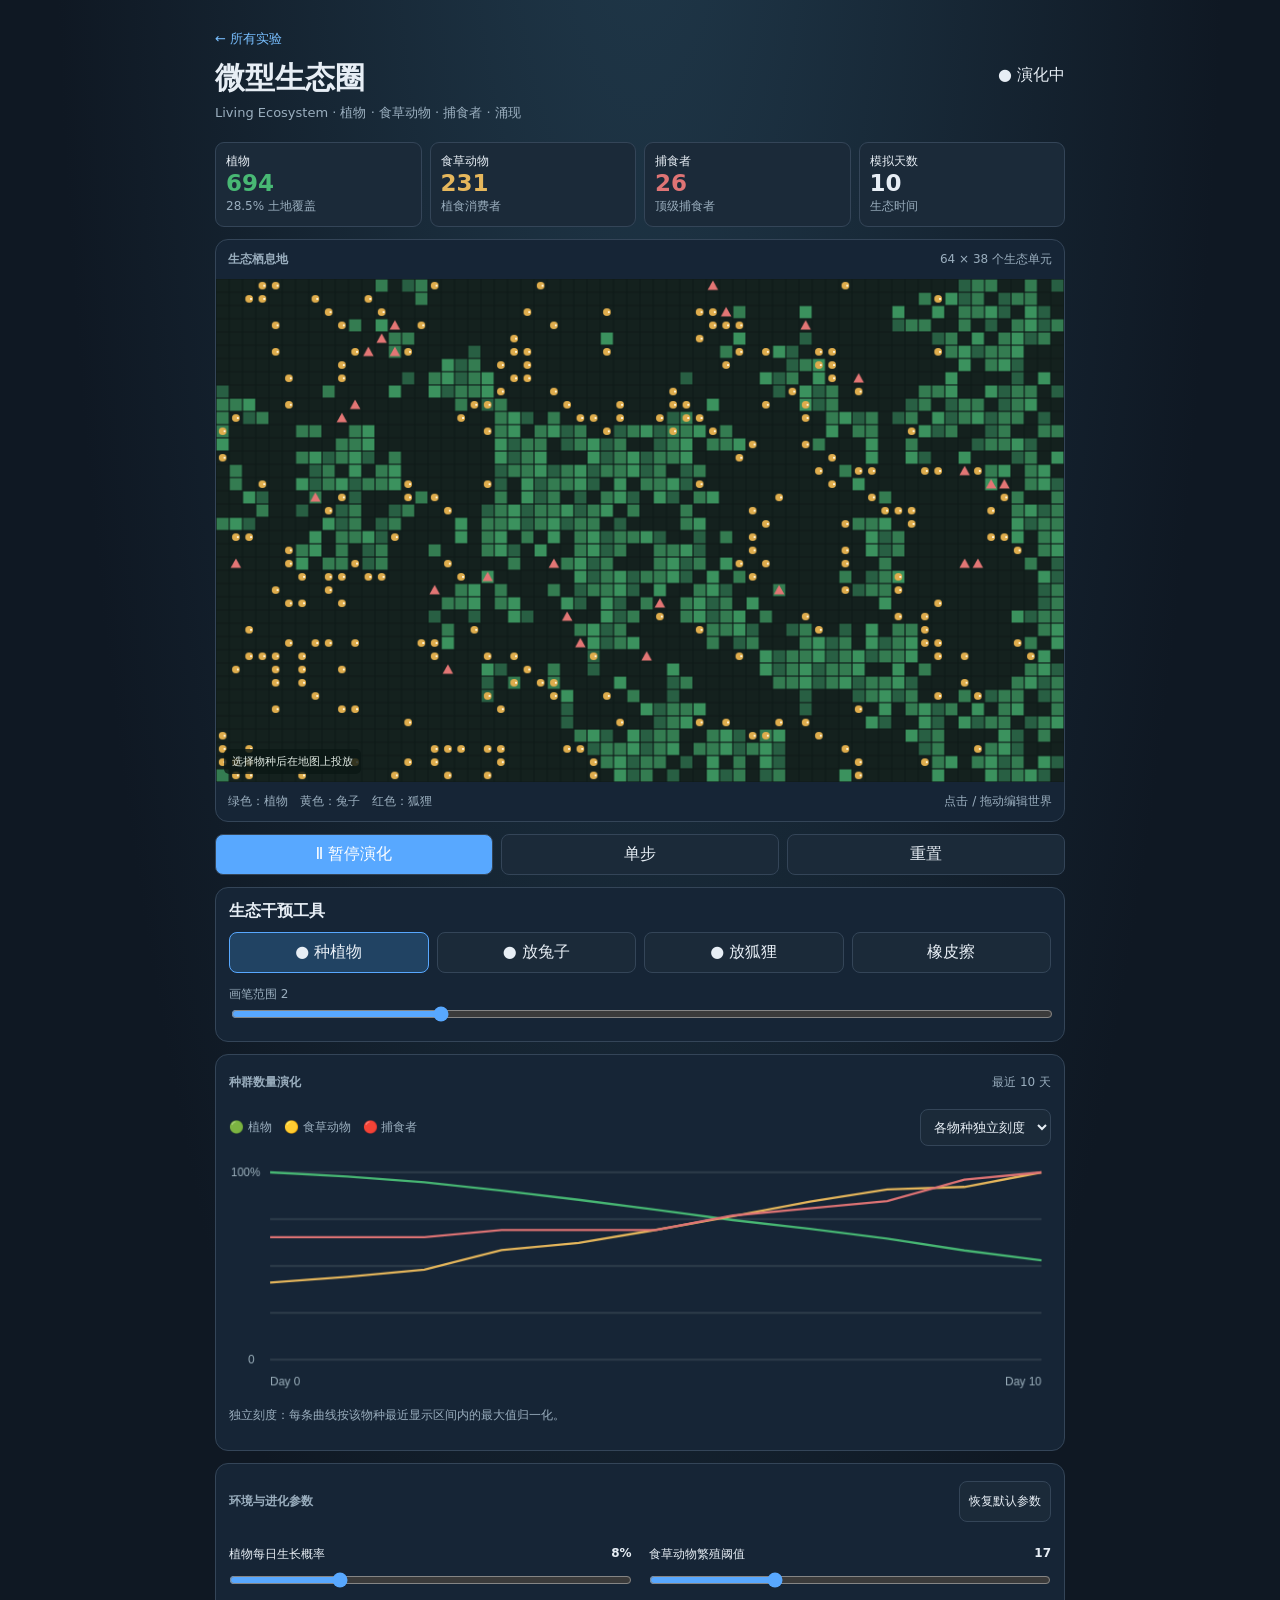
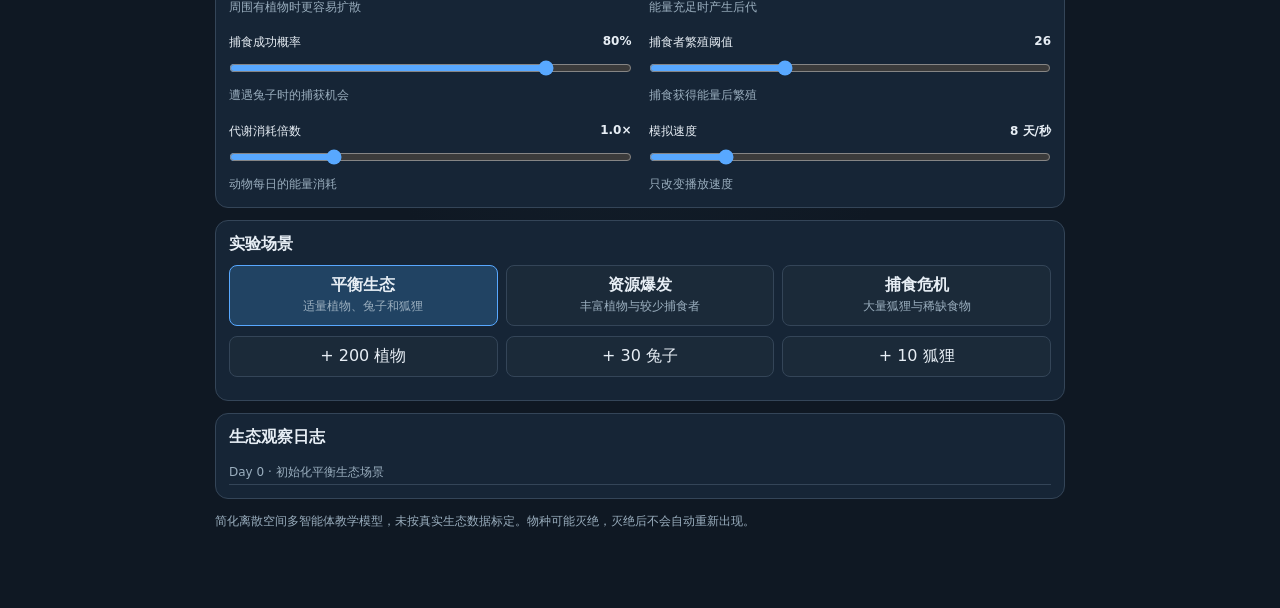
<file: ecosystem/index.html>
<!doctype html><html lang="zh-CN"><head><meta charset="utf-8"><meta name="viewport" content="width=device-width,initial-scale=1"><title>微型生态圈 · Interactive Labs</title><link rel="stylesheet" href="../shared.css"><link rel="stylesheet" href="style.css"></head><body><main id="ecosystem" class="lab-container"><header class="lab-top"><div><a class="back" href="../">← 所有实验</a><h1>微型生态圈</h1><p>Living Ecosystem · 植物 · 食草动物 · 捕食者 · 涌现</p></div><span id="status">● 演化中</span></header><div class="stats"><article>植物<strong id="plants" style="color:#48b874">0</strong><small id="plantSub">资源覆盖率</small></article><article>食草动物<strong id="herbs" style="color:#e6b75c">0</strong><small id="herbSub">寻找食物</small></article><article>捕食者<strong id="preds" style="color:#df7475">0</strong><small id="predSub">追踪猎物</small></article><article>模拟天数<strong id="days">0</strong><small>生态时间</small></article></div><section class="panel"><div class="bar"><b>生态栖息地</b><span>64 × 38 个生态单元</span></div><div class="world"><canvas id="world" width="896" height="532"></canvas><span id="overlay">选择物种后在地图上投放</span></div><div class="bar"><span>绿色：植物　黄色：兔子　红色：狐狸</span><span>点击 / 拖动编辑世界</span></div></section><div class="actions"><button id="play" class="primary">Ⅱ 暂停演化</button><button id="step">单步</button><button id="reset">重置</button></div><section class="panel pad"><b>生态干预工具</b><div class="brushes"><button data-brush="plant" class="active">● 种植物</button><button data-brush="herb">● 放兔子</button><button data-brush="pred">● 放狐狸</button><button data-brush="erase">橡皮擦</button></div><label class="small">画笔范围 <output id="brushValue">2</output><input id="brushSize" type="range" min="1" max="5" value="2"></label></section><section class="panel pad"><div class="bar"><b>种群数量演化</b><span id="chartSpan">最近 0 天</span></div><div class="bar"><span>🟢 植物　🟡 食草动物　🔴 捕食者</span><select id="chartMode"><option value="relative">各物种独立刻度</option><option value="absolute">统一数量刻度</option></select></div><canvas id="chart" width="860" height="246"></canvas><p id="chartTip" class="muted"></p></section><section class="panel pad"><div class="bar"><b>环境与进化参数</b><button id="defaults">恢复默认参数</button></div><div class="controls"><label>植物每日生长概率 <output id="growthV">8%</output><input id="growth" type="range" min="0" max="30" value="8"><small>周围有植物时更容易扩散</small></label><label>食草动物繁殖阈值 <output id="energyV">17</output><input id="energy" type="range" min="9" max="35" value="17"><small>能量充足时产生后代</small></label><label>捕食成功概率 <output id="huntV">80%</output><input id="hunt" type="range" min="0" max="100" value="80"><small>遭遇兔子时的捕获机会</small></label><label>捕食者繁殖阈值 <output id="predEnergyV">26</output><input id="predEnergy" type="range" min="14" max="50" value="26"><small>捕食获得能量后繁殖</small></label><label>代谢消耗倍数 <output id="costV">1.0×</output><input id="cost" type="range" min="5" max="25" value="10"><small>动物每日的能量消耗</small></label><label>模拟速度 <output id="speedV">8 天/秒</output><input id="speed" type="range" min="1" max="40" value="8"><small>只改变播放速度</small></label></div></section><section class="panel pad"><b>实验场景</b><div class="scenes"><button class="active" data-scene="balance"><b>平衡生态</b><small>适量植物、兔子和狐狸</small></button><button data-scene="boom"><b>资源爆发</b><small>丰富植物与较少捕食者</small></button><button data-scene="crisis"><b>捕食危机</b><small>大量狐狸与稀缺食物</small></button></div><div class="actions"><button id="addGrass">+ 200 植物</button><button id="addHerbs">+ 30 兔子</button><button id="addPreds">+ 10 狐狸</button></div></section><section class="panel pad"><b>生态观察日志</b><div id="log" class="log"></div></section><p class="muted">简化离散空间多智能体教学模型，未按真实生态数据标定。物种可能灭绝，灭绝后不会自动重新出现。</p></main><script src="app.js"></script></body></html>
</file>
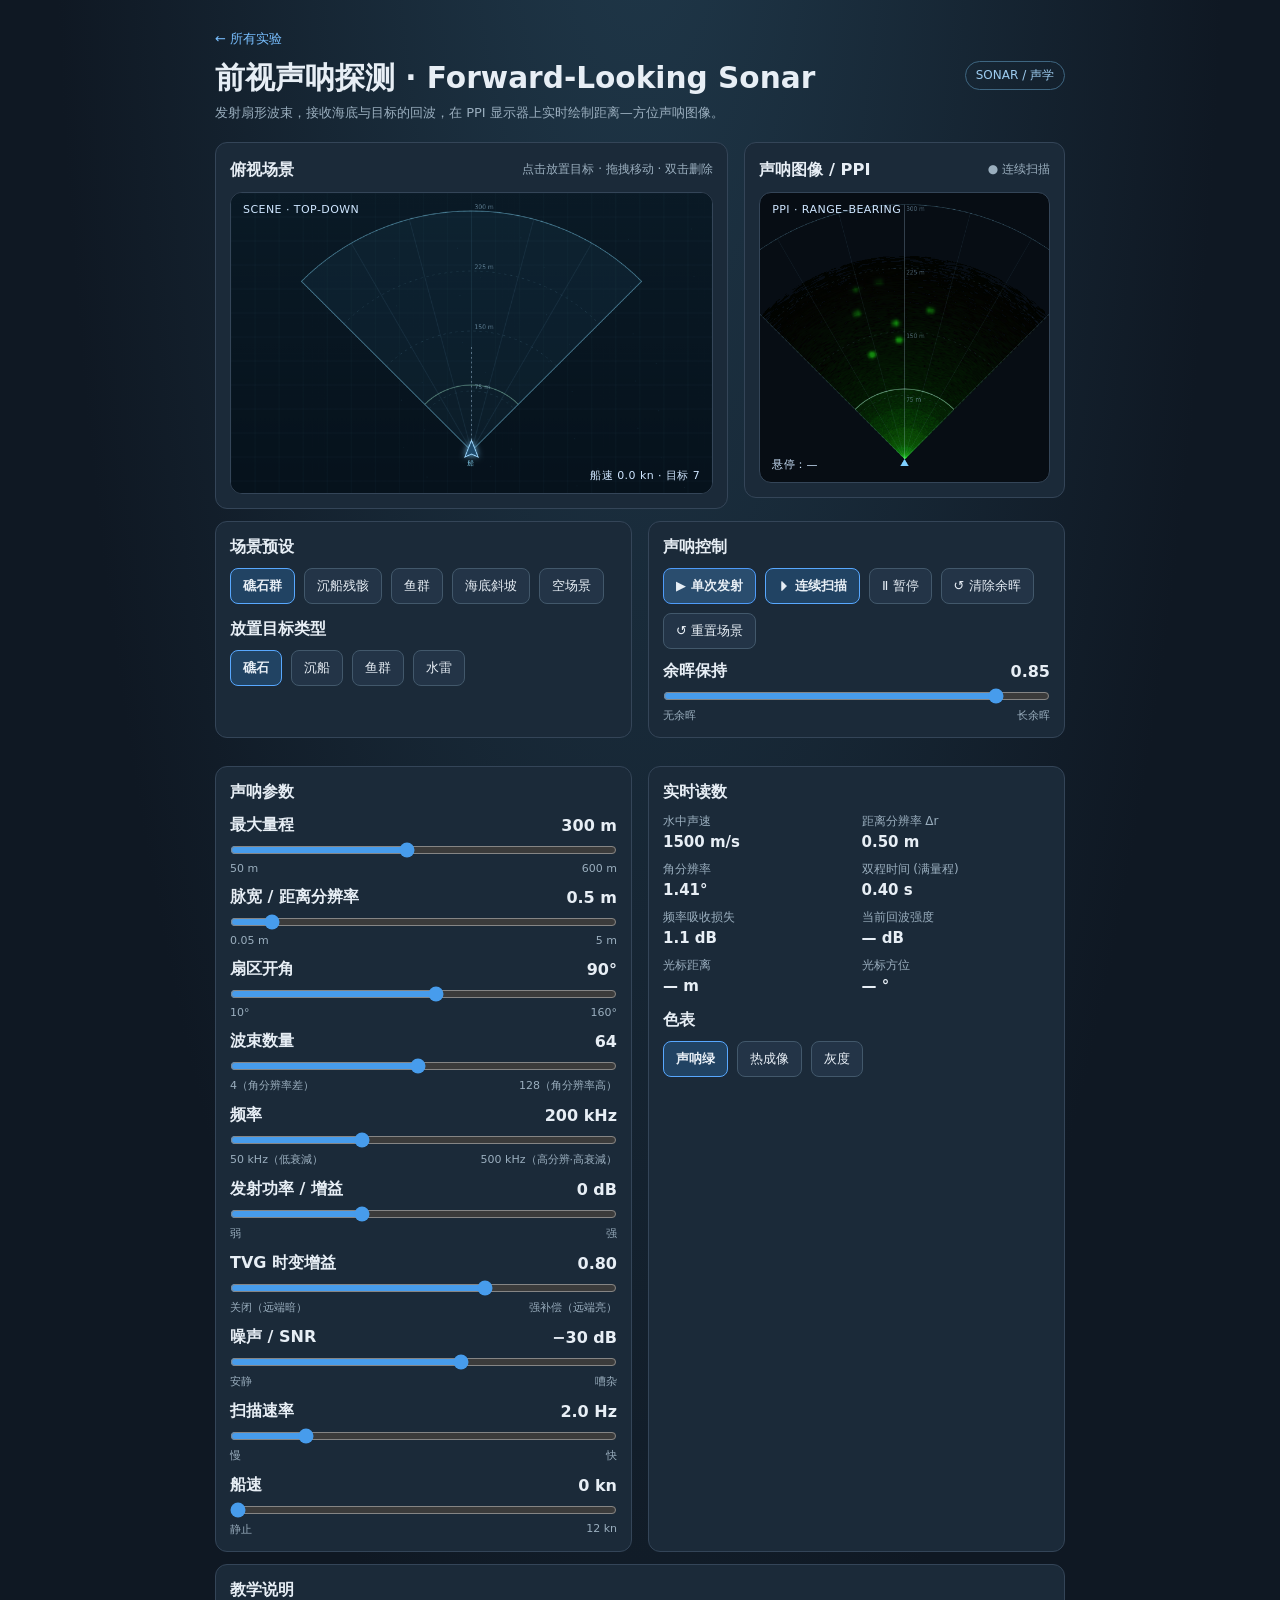
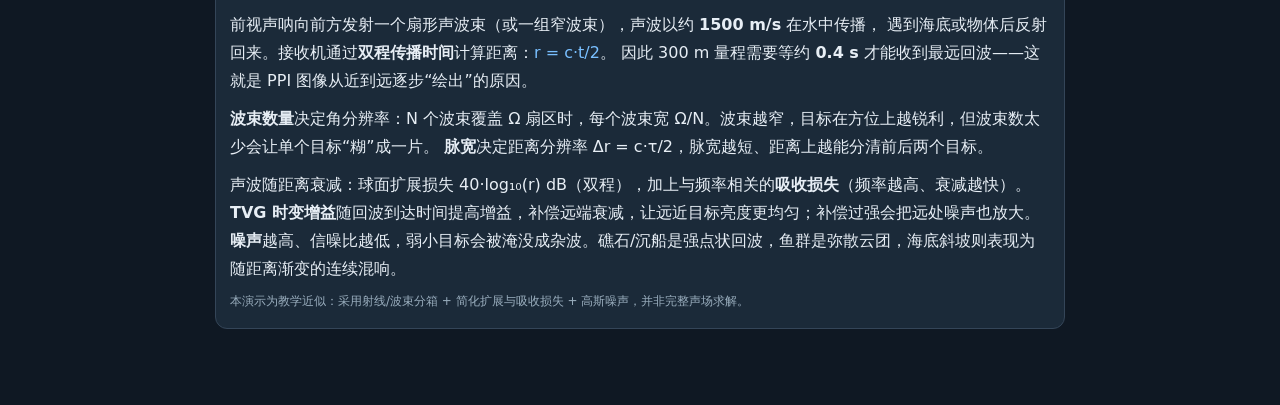
<file: forward-sonar/index.html>
<!doctype html>
<html lang="zh-CN">
<head>
  <meta charset="UTF-8">
  <meta name="viewport" content="width=device-width, initial-scale=1">
  <meta name="theme-color" content="#101923">
  <meta name="description" content="前视声呐（FLS）探测过程交互演示：调节量程、扇区宽度、波束数、频率、增益与噪声，实时观察扇形声呐图像如何绘制回波。">
  <title>前视声呐探测 · Interactive Labs</title>
  <link rel="stylesheet" href="../shared.css">
  <link rel="stylesheet" href="style.css">
</head>
<body>
<main id="fls-lab" class="lab-container">
  <header class="lab-top">
    <div>
      <a class="back" href="../">← 所有实验</a>
      <h1>前视声呐探测 · Forward-Looking Sonar</h1>
      <p>发射扇形波束，接收海底与目标的回波，在 PPI 显示器上实时绘制距离—方位声呐图像。</p>
    </div>
    <span class="tag">SONAR / 声学</span>
  </header>

  <div class="fls-displays">
    <section class="fls-card fls-scene-card">
      <div class="section-head"><b>俯视场景</b><span class="sub">点击放置目标 · 拖拽移动 · 双击删除</span></div>
      <div class="canvas-wrap" id="fls-scene-wrap">
        <canvas id="fls-scene" width="800" height="500" aria-label="前视声呐俯视场景"></canvas>
        <div class="overlay" style="top:10px;left:12px">SCENE · TOP-DOWN</div>
        <div class="overlay" style="bottom:10px;right:12px" id="fls-scene-info">船速 0 kn</div>
      </div>
    </section>

    <section class="fls-card fls-ppi-card">
      <div class="section-head"><b>声呐图像 / PPI</b><span class="sub" id="fls-ppi-status">● 待机</span></div>
      <div class="canvas-wrap" id="fls-ppi-wrap">
        <canvas id="fls-ppi" width="500" height="500" aria-label="前视声呐 PPI 显示"></canvas>
        <div class="overlay" style="top:10px;left:12px">PPI · RANGE–BEARING</div>
        <div class="overlay" style="bottom:10px;left:12px" id="fls-ppi-cursor">悬停：—</div>
      </div>
    </section>
  </div>

  <div class="fls-controls">
    <section class="fls-card">
      <div class="section-head"><b>场景预设</b></div>
      <div class="button-row" id="fls-presets">
        <button class="fls-btn active" type="button" data-preset="reef">礁石群</button>
        <button class="fls-btn" type="button" data-preset="wreck">沉船残骸</button>
        <button class="fls-btn" type="button" data-preset="fish">鱼群</button>
        <button class="fls-btn" type="button" data-preset="slope">海底斜坡</button>
        <button class="fls-btn" type="button" data-preset="empty">空场景</button>
      </div>
      <div class="section-head" style="margin-top:14px"><b>放置目标类型</b></div>
      <div class="button-row" id="fls-obstacle-types">
        <button class="fls-btn active" type="button" data-type="rock">礁石</button>
        <button class="fls-btn" type="button" data-type="wreck">沉船</button>
        <button class="fls-btn" type="button" data-type="fish">鱼群</button>
        <button class="fls-btn" type="button" data-type="mine">水雷</button>
      </div>
    </section>

    <section class="fls-card">
      <div class="section-head"><b>声呐控制</b></div>
      <div class="button-row">
        <button class="fls-btn primary" id="fls-ping" type="button">▶ 单次发射</button>
        <button class="fls-btn active" id="fls-scan" type="button">⏵ 连续扫描</button>
        <button class="fls-btn" id="fls-pause" type="button">Ⅱ 暂停</button>
        <button class="fls-btn" id="fls-clear-trail" type="button">↺ 清除余晖</button>
        <button class="fls-btn" id="fls-reset-scene" type="button">↺ 重置场景</button>
      </div>
      <div class="control-row"><b>余晖保持</b><strong id="fls-persistence-text">0.85</strong></div>
      <input id="fls-persistence" type="range" min="0" max="0.97" step="0.01" value="0.85" aria-label="余晖保持">
      <div class="range-label"><span>无余晖</span><span>长余晖</span></div>
    </section>

    <section class="fls-card">
      <div class="section-head"><b>声呐参数</b></div>

      <div class="control-row"><b>最大量程</b><strong id="fls-range-text">300 m</strong></div>
      <input id="fls-range" type="range" min="50" max="600" step="10" value="300" aria-label="最大量程">
      <div class="range-label"><span>50 m</span><span>600 m</span></div>

      <div class="control-row"><b>脉宽 / 距离分辨率</b><strong id="fls-pulse-text">0.5 m</strong></div>
      <input id="fls-pulse" type="range" min="0.05" max="5" step="0.05" value="0.5" aria-label="脉宽">
      <div class="range-label"><span>0.05 m</span><span>5 m</span></div>

      <div class="control-row"><b>扇区开角</b><strong id="fls-sector-text">90°</strong></div>
      <input id="fls-sector" type="range" min="10" max="160" step="5" value="90" aria-label="扇区开角">
      <div class="range-label"><span>10°</span><span>160°</span></div>

      <div class="control-row"><b>波束数量</b><strong id="fls-beams-text">64</strong></div>
      <input id="fls-beams" type="range" min="4" max="128" step="1" value="64" aria-label="波束数量">
      <div class="range-label"><span>4（角分辨率差）</span><span>128（角分辨率高）</span></div>

      <div class="control-row"><b>频率</b><strong id="fls-freq-text">200 kHz</strong></div>
      <input id="fls-freq" type="range" min="50" max="500" step="10" value="200" aria-label="频率">
      <div class="range-label"><span>50 kHz（低衰減）</span><span>500 kHz（高分辨·高衰減）</span></div>

      <div class="control-row"><b>发射功率 / 增益</b><strong id="fls-gain-text">0 dB</strong></div>
      <input id="fls-gain" type="range" min="-20" max="40" step="1" value="0" aria-label="发射增益">
      <div class="range-label"><span>弱</span><span>强</span></div>

      <div class="control-row"><b>TVG 时变增益</b><strong id="fls-tvg-text">0.80</strong></div>
      <input id="fls-tvg" type="range" min="0" max="1.2" step="0.05" value="0.80" aria-label="TVG">
      <div class="range-label"><span>关闭（远端暗）</span><span>强补偿（远端亮）</span></div>

      <div class="control-row"><b>噪声 / SNR</b><strong id="fls-noise-text">−30 dB</strong></div>
      <input id="fls-noise" type="range" min="-60" max="-10" step="1" value="-30" aria-label="噪声电平">
      <div class="range-label"><span>安静</span><span>嘈杂</span></div>

      <div class="control-row"><b>扫描速率</b><strong id="fls-rate-text">2.0 Hz</strong></div>
      <input id="fls-rate" type="range" min="0.2" max="10" step="0.1" value="2.0" aria-label="扫描速率">
      <div class="range-label"><span>慢</span><span>快</span></div>

      <div class="control-row"><b>船速</b><strong id="fls-speed-text">0 kn</strong></div>
      <input id="fls-speed" type="range" min="0" max="12" step="0.5" value="0" aria-label="船速">
      <div class="range-label"><span>静止</span><span>12 kn</span></div>
    </section>

    <section class="fls-card">
      <div class="section-head"><b>实时读数</b></div>
      <div class="stat-grid">
        <div><p class="sub">水中声速</p><strong>1500 m/s</strong></div>
        <div><p class="sub">距离分辨率 Δr</p><strong id="fls-dr">0.50 m</strong></div>
        <div><p class="sub">角分辨率</p><strong id="fls-da">1.41°</strong></div>
        <div><p class="sub">双程时间 (满量程)</p><strong id="fls-tt">0.40 s</strong></div>
        <div><p class="sub">频率吸收损失</p><strong id="fls-abs">0.9 dB</strong></div>
        <div><p class="sub">当前回波强度</p><strong id="fls-echo">— dB</strong></div>
        <div><p class="sub">光标距离</p><strong id="fls-cursor-r">— m</strong></div>
        <div><p class="sub">光标方位</p><strong id="fls-cursor-b">— °</strong></div>
      </div>
      <div class="section-head" style="margin-top:14px"><b>色表</b></div>
      <div class="button-row" id="fls-colormaps">
        <button class="fls-btn active" type="button" data-cmap="sonar">声呐绿</button>
        <button class="fls-btn" type="button" data-cmap="thermal">热成像</button>
        <button class="fls-btn" type="button" data-cmap="gray">灰度</button>
      </div>
    </section>
  </div>

  <section class="fls-card">
    <div class="section-head"><b>教学说明</b></div>
    <p class="explain">
      前视声呐向前方发射一个扇形声波束（或一组窄波束），声波以约 <b>1500 m/s</b> 在水中传播，
      遇到海底或物体后反射回来。接收机通过<b>双程传播时间</b>计算距离：<em>r = c·t/2</em>。
      因此 300 m 量程需要等约 <b>0.4 s</b> 才能收到最远回波——这就是 PPI 图像从近到远逐步“绘出”的原因。
    </p>
    <p class="explain">
      <b>波束数量</b>决定角分辨率：N 个波束覆盖 Ω 扇区时，每个波束宽 Ω/N。波束越窄，目标在方位上越锐利，但波束数太少会让单个目标“糊”成一片。
      <b>脉宽</b>决定距离分辨率 Δr = c·τ/2，脉宽越短、距离上越能分清前后两个目标。
    </p>
    <p class="explain">
      声波随距离衰减：球面扩展损失 40·log₁₀(r) dB（双程），加上与频率相关的<b>吸收损失</b>（频率越高、衰减越快）。
      <b>TVG 时变增益</b>随回波到达时间提高增益，补偿远端衰减，让远近目标亮度更均匀；补偿过强会把远处噪声也放大。
      <b>噪声</b>越高、信噪比越低，弱小目标会被淹没成杂波。礁石/沉船是强点状回波，鱼群是弥散云团，海底斜坡则表现为随距离渐变的连续混响。
    </p>
    <p class="sub">本演示为教学近似：采用射线/波束分箱 + 简化扩展与吸收损失 + 高斯噪声，并非完整声场求解。</p>
  </section>
</main>
<script src="app.js"></script>
</body>
</html>
</file>
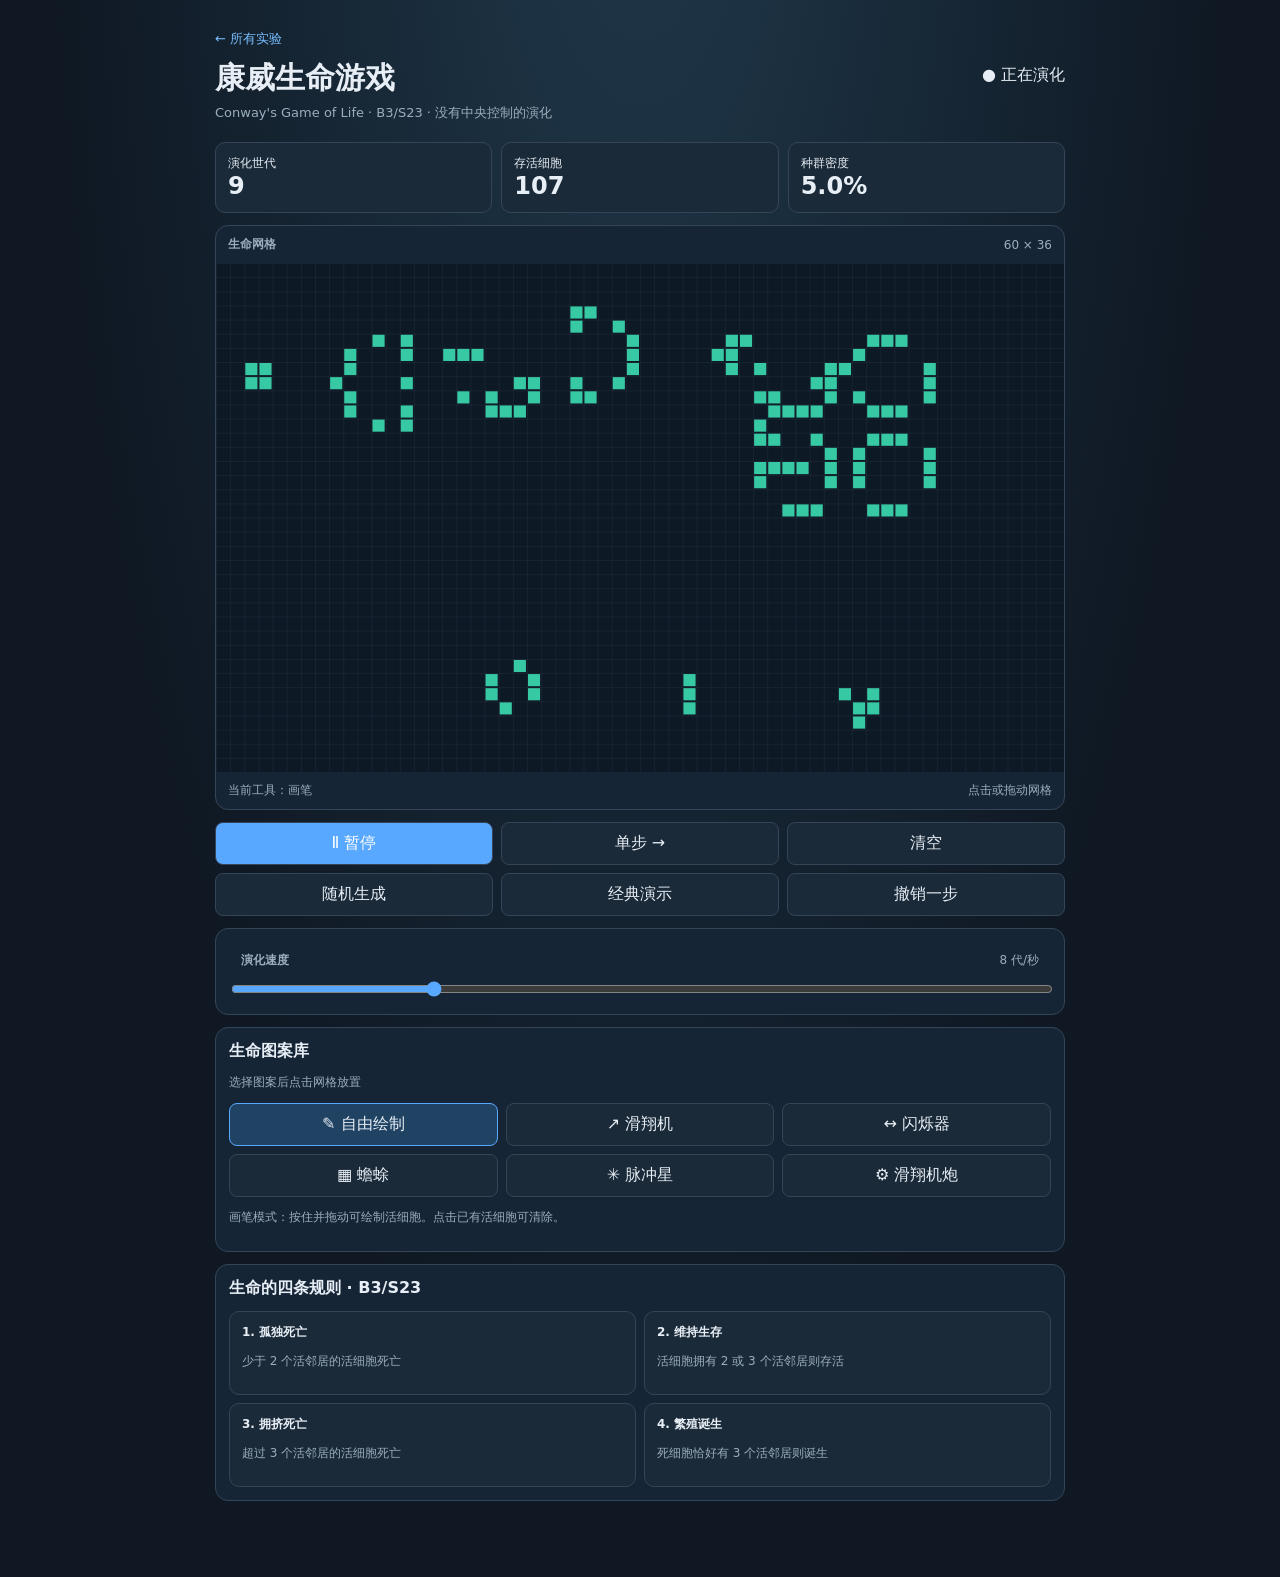
<file: game-of-life/index.html>
<!doctype html><html lang="zh-CN"><head><meta charset="utf-8"><meta name="viewport" content="width=device-width,initial-scale=1"><title>康威生命游戏 · Interactive Labs</title><link rel="stylesheet" href="../shared.css"><link rel="stylesheet" href="style.css"></head><body><main class="lab-container" id="life"><header class="lab-top"><div><a class="back" href="../">← 所有实验</a><h1>康威生命游戏</h1><p>Conway's Game of Life · B3/S23 · 没有中央控制的演化</p></div><span id="status">运行中</span></header><div class="stats"><article>演化世代<strong id="generation">0</strong></article><article>存活细胞<strong id="alive">0</strong></article><article>种群密度<strong id="density">0%</strong></article></div><section class="panel"><div class="bar"><b>生命网格</b><span>60 × 36</span></div><canvas id="board" width="840" height="504"></canvas><div class="bar"><span id="tool">当前工具：画笔</span><span>点击或拖动网格</span></div></section><div class="actions"><button id="play" class="primary">Ⅱ 暂停</button><button id="step">单步 →</button><button id="clear">清空</button><button id="random">随机生成</button><button id="demo">经典演示</button><button id="undo">撤销一步</button></div><section class="panel pad"><div class="bar"><b>演化速度</b><output id="speedText">8 代/秒</output></div><input type="range" id="speed" min="1" max="30" value="8"></section><section class="panel pad"><b>生命图案库</b><p class="muted">选择图案后点击网格放置</p><div class="patterns"><button data-pattern="draw" class="active">✎ 自由绘制</button><button data-pattern="glider">↗ 滑翔机</button><button data-pattern="blinker">↔ 闪烁器</button><button data-pattern="toad">▦ 蟾蜍</button><button data-pattern="pulsar">✳ 脉冲星</button><button data-pattern="gun">⚙ 滑翔机炮</button></div><p class="muted" id="desc">画笔模式：按住并拖动可绘制活细胞。点击已有活细胞可以将其清除。</p></section><section class="panel pad"><b>生命的四条规则 · B3/S23</b><div class="rules"><article><b>1. 孤独死亡</b><p>少于 2 个活邻居的活细胞死亡</p></article><article><b>2. 维持生存</b><p>活细胞拥有 2 或 3 个活邻居则存活</p></article><article><b>3. 拥挤死亡</b><p>超过 3 个活邻居的活细胞死亡</p></article><article><b>4. 繁殖诞生</b><p>死细胞恰好有 3 个活邻居则诞生</p></article></div></section></main><script src="app.js"></script></body></html>
</file>
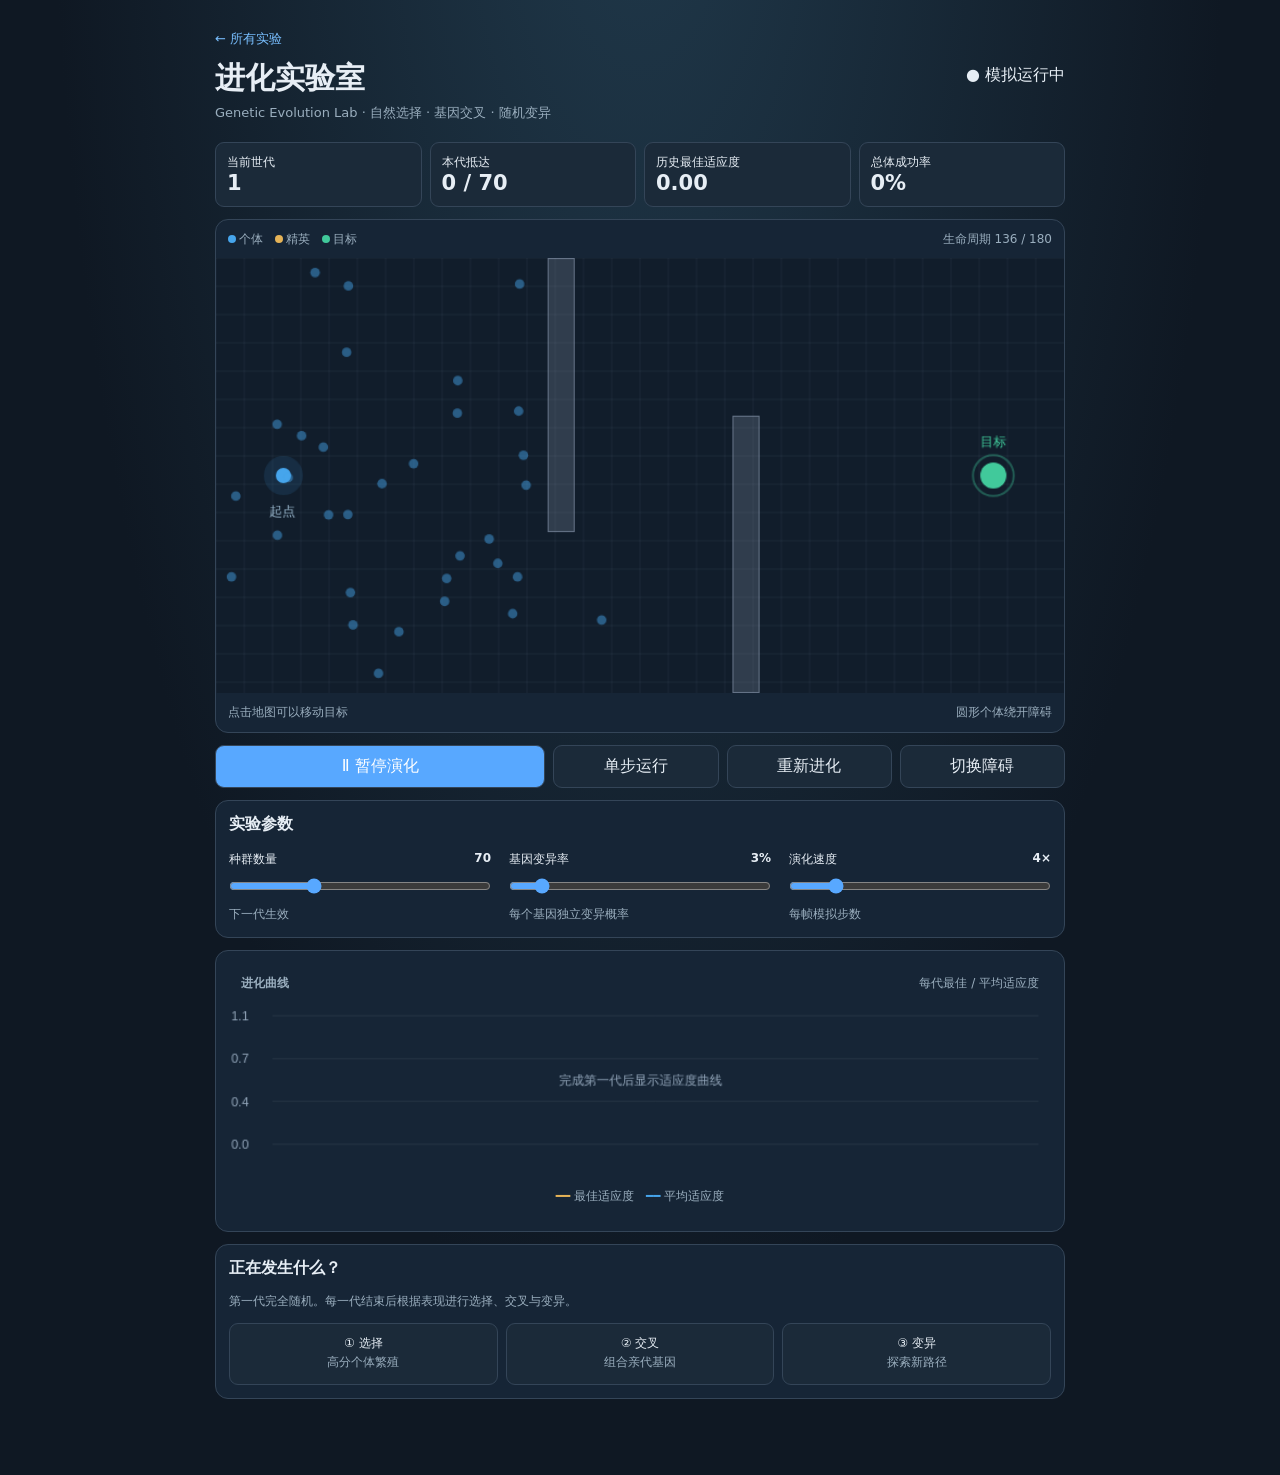
<file: genetic-evolution/index.html>
<!doctype html><html lang="zh-CN"><head><meta charset="utf-8"><meta name="viewport" content="width=device-width,initial-scale=1"><title>进化算法实验室 · Interactive Labs</title><link rel="stylesheet" href="../shared.css"><link rel="stylesheet" href="style.css"></head><body><main class="lab-container" id="evolution"><header class="lab-top"><div><a class="back" href="../">← 所有实验</a><h1>进化实验室</h1><p>Genetic Evolution Lab · 自然选择 · 基因交叉 · 随机变异</p></div><span id="status">模拟运行中</span></header><div class="stats"><article>当前世代<strong id="generation">1</strong></article><article>本代抵达<strong id="success">0</strong></article><article>历史最佳适应度<strong id="best">0.00</strong></article><article>总体成功率<strong id="rate">0%</strong></article></div><section class="panel"><div class="bar"><span><i class="dot" style="background:#46a5ec"></i>个体　<i class="dot" style="background:#e5b357"></i>精英　<i class="dot" style="background:#41c99b"></i>目标</span><span id="stepLabel">生命周期 0 / 180</span></div><canvas id="world" width="780" height="400"></canvas><div class="bar"><span>点击地图可以移动目标</span><span>圆形个体绕开障碍</span></div></section><div class="actions"><button id="play" class="primary">Ⅱ 暂停演化</button><button id="next">单步运行</button><button id="reset">重新进化</button><button id="obstacles">切换障碍</button></div><section class="panel pad"><b>实验参数</b><div class="controls"><label>种群数量 <output id="popValue">70</output><input id="pop" type="range" min="20" max="180" step="10" value="70"><small>下一代生效</small></label><label>基因变异率 <output id="mutationValue">3%</output><input id="mutation" type="range" min="0" max="30" value="3"><small>每个基因独立变异概率</small></label><label>演化速度 <output id="speedValue">4×</output><input id="speed" type="range" min="1" max="20" value="4"><small>每帧模拟步数</small></label></div></section><section class="panel pad"><div class="bar"><b>进化曲线</b><span>每代最佳 / 平均适应度</span></div><canvas id="chart" width="720" height="150"></canvas><p class="muted center"><span style="color:#e5b357">━━</span> 最佳适应度　<span style="color:#46a5ec">━━</span> 平均适应度</p></section><section class="panel pad"><b>正在发生什么？</b><p class="muted" id="explain">第一代行动基因完全随机，每个个体拥有 180 个方向指令。</p><div class="rules"><article>① 选择<small>高分个体繁殖</small></article><article>② 交叉<small>组合亲代基因</small></article><article>③ 变异<small>探索新路径</small></article></div></section></main><script src="app.js"></script></body></html>
</file>
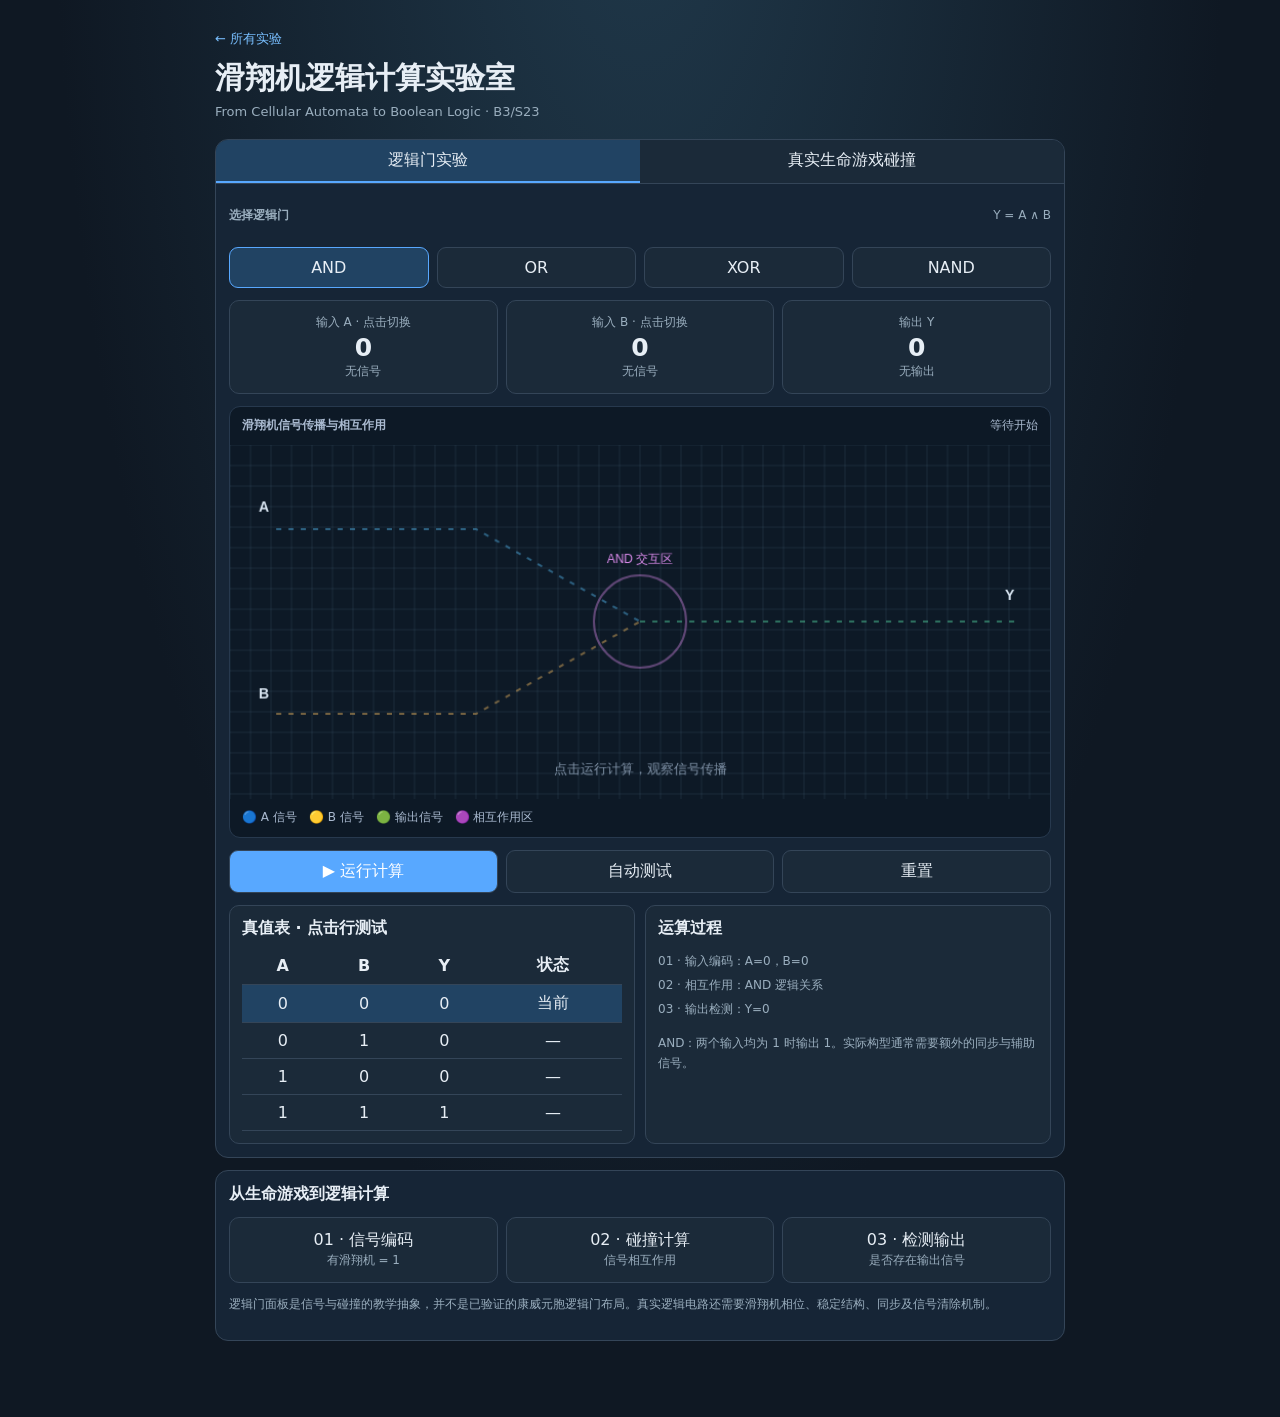
<file: glider-logic/index.html>
<!doctype html><html lang="zh-CN"><head><meta charset="utf-8"><meta name="viewport" content="width=device-width,initial-scale=1"><title>滑翔机逻辑计算实验室 · Interactive Labs</title><link rel="stylesheet" href="../shared.css"><link rel="stylesheet" href="style.css"></head><body><main class="lab-container" id="glider"><header class="lab-top"><div><a class="back" href="../">← 所有实验</a><h1>滑翔机逻辑计算实验室</h1><p>From Cellular Automata to Boolean Logic · B3/S23</p></div></header><section class="panel"><div class="tabs"><button class="active" data-tab="logic">逻辑门实验</button><button data-tab="life">真实生命游戏碰撞</button></div><div class="pad" id="logicView"><div class="bar"><b>选择逻辑门</b><span id="formula">Y = A ∧ B</span></div><div class="gates"><button class="active" data-gate="AND">AND</button><button data-gate="OR">OR</button><button data-gate="XOR">XOR</button><button data-gate="NAND">NAND</button></div><div class="bits"><button id="inputA"><small>输入 A · 点击切换</small><strong id="aValue">0</strong><small id="aCaption">无信号</small></button><button id="inputB"><small>输入 B · 点击切换</small><strong id="bValue">0</strong><small id="bCaption">无信号</small></button><article><small>输出 Y</small><strong id="yValue">0</strong><small id="yCaption">无输出</small></article></div><div class="darkcanvas"><div class="bar"><b>滑翔机信号传播与相互作用</b><span id="phase">等待输入</span></div><canvas id="logicCanvas" width="800" height="345"></canvas><div class="bar"><span>🔵 A 信号　🟡 B 信号　🟢 输出信号　🟣 相互作用区</span></div></div><div class="actions"><button class="primary" id="run">▶ 运行计算</button><button id="auto">自动测试</button><button id="logicReset">重置</button></div><div class="details"><article><b>真值表 · 点击行测试</b><table><thead><tr><th>A</th><th>B</th><th>Y</th><th>状态</th></tr></thead><tbody id="truth"></tbody></table></article><article><b>运算过程</b><div id="process"></div><p id="gateExplain"></p></article></div></div><div class="pad" id="lifeView" hidden><b>标准康威规则 · 两束滑翔机</b><p class="muted">真实 B3/S23 元胞更新：接触后的结果由局部规则决定，而不是预设动画。</p><div class="stats"><article>当前世代<strong id="lifeGen">0</strong></article><article>存活细胞<strong id="lifeCount">10</strong></article><article>演化速度<strong id="lifeSpeedLabel">8</strong></article></div><div class="darkcanvas"><canvas id="lifeCanvas" width="840" height="476"></canvas></div><div class="actions"><button class="primary" id="lifePlay">▶ 播放</button><button id="lifeStep">单步 +1</button><button id="lifeReset">重置</button></div><label class="small">演化速度 <output id="lifeSpeedOut">8 代/秒</output><input id="lifeSpeed" type="range" min="1" max="30" value="8"></label><div class="gates"><button class="active" data-life-case="collision">对向碰撞</button><button data-life-case="glider">单个滑翔机</button><button data-life-case="offset">错位滑翔机</button></div><p class="muted" id="lifeNote">观察两组滑翔机靠近。结果由细胞邻域规则决定。</p></div></section><section class="panel pad"><b>从生命游戏到逻辑计算</b><div class="rules"><article>01 · 信号编码<small>有滑翔机 = 1</small></article><article>02 · 碰撞计算<small>信号相互作用</small></article><article>03 · 检测输出<small>是否存在输出信号</small></article></div><p class="muted">逻辑门面板是信号与碰撞的教学抽象，并不是已验证的康威元胞逻辑门布局。真实逻辑电路还需要滑翔机相位、稳定结构、同步及信号清除机制。</p></section></main><script src="app.js"></script></body></html>
</file>
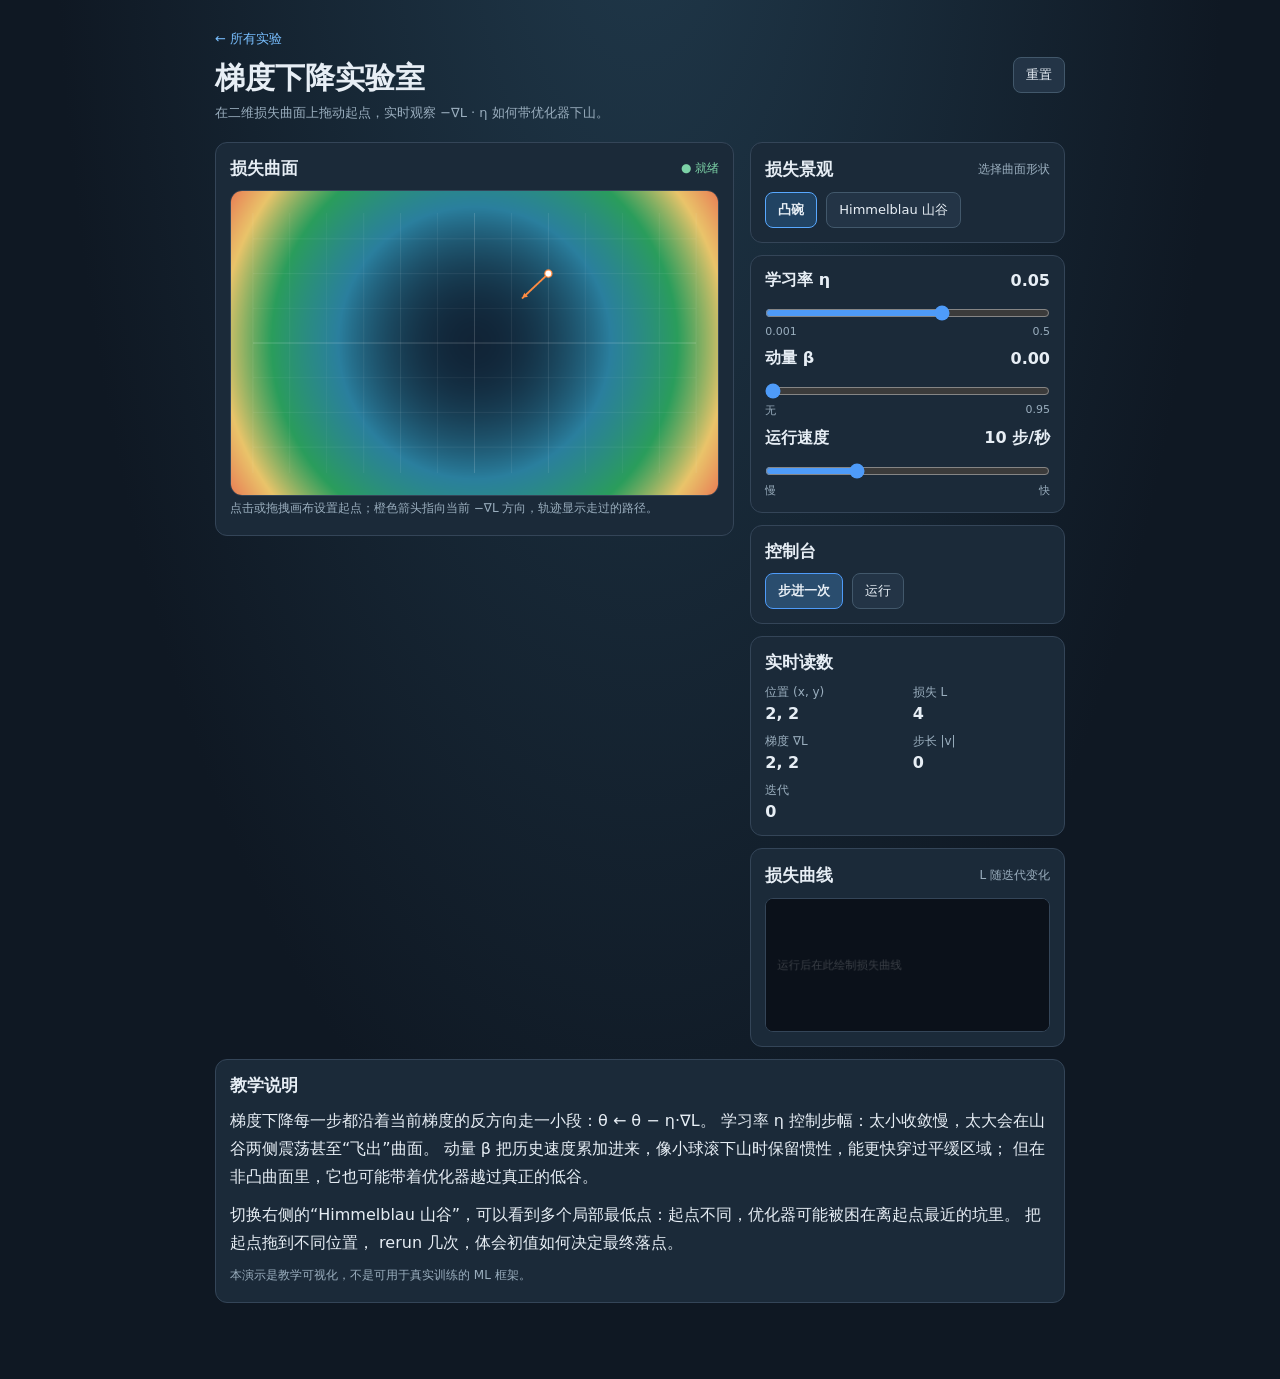
<file: gradient-descent/index.html>
<!doctype html>
<html lang="zh-CN">
<head>
  <meta charset="UTF-8">
  <meta name="viewport" content="width=device-width, initial-scale=1">
  <meta name="theme-color" content="#101923">
  <meta name="description" content="交互式梯度下降演示：在损失曲面上放置起点，调整学习率与动量，观察优化器如何沿梯度下山。">
  <title>梯度下降实验室 · Interactive Labs</title>
  <link rel="stylesheet" href="../shared.css">
  <link rel="stylesheet" href="style.css">
</head>
<body>
<main id="gd-lab" class="lab-container">
  <header class="lab-top">
    <div>
      <a class="back" href="../">← 所有实验</a>
      <h1>梯度下降实验室</h1>
      <p>在二维损失曲面上拖动起点，实时观察 −∇L · η 如何带优化器下山。</p>
    </div>
    <button class="gd-btn" id="gd-reset" type="button">重置</button>
  </header>

  <div class="gd-layout">
    <section class="gd-card gd-surface-card">
      <div class="section-head">
        <b>损失曲面</b>
        <span class="live" id="gd-status">● 就绪</span>
      </div>
      <div class="surface-wrap">
        <canvas id="gd-surface" width="800" height="500" aria-label="损失曲面"></canvas>
      </div>
      <p class="sub">点击或拖拽画布设置起点；橙色箭头指向当前 −∇L 方向，轨迹显示走过的路径。</p>
    </section>

    <aside class="gd-sidebar">
      <section class="gd-card">
        <div class="section-head"><b>损失景观</b><span class="sub">选择曲面形状</span></div>
        <div class="button-row" id="gd-landscapes">
          <button class="gd-btn active" type="button" data-landscape="bowl">凸碗</button>
          <button class="gd-btn" type="button" data-landscape="himmelblau">Himmelblau 山谷</button>
        </div>
      </section>

      <section class="gd-card">
        <div class="control-row"><b>学习率 η</b><strong id="gd-lr-text">0.050</strong></div>
        <input id="gd-lr" type="range" min="-3" max="-0.3" step="0.05" value="-1.30" aria-label="学习率">
        <div class="range-label"><span>0.001</span><span>0.5</span></div>

        <div class="control-row"><b>动量 β</b><strong id="gd-mom-text">0.00</strong></div>
        <input id="gd-mom" type="range" min="0" max="0.95" step="0.05" value="0" aria-label="动量">
        <div class="range-label"><span>无</span><span>0.95</span></div>

        <div class="control-row"><b>运行速度</b><strong id="gd-speed-text">10 步/秒</strong></div>
        <input id="gd-speed" type="range" min="1" max="30" step="1" value="10" aria-label="运行速度">
        <div class="range-label"><span>慢</span><span>快</span></div>
      </section>

      <section class="gd-card">
        <div class="section-head"><b>控制台</b></div>
        <div class="button-row">
          <button class="gd-btn primary" id="gd-step" type="button">步进一次</button>
          <button class="gd-btn" id="gd-run" type="button">运行</button>
        </div>
      </section>

      <section class="gd-card">
        <div class="section-head"><b>实时读数</b></div>
        <div class="stat-grid">
          <div><p class="sub">位置 (x, y)</p><strong id="gd-pos">0.000, 0.000</strong></div>
          <div><p class="sub">损失 L</p><strong id="gd-loss">0.000</strong></div>
          <div><p class="sub">梯度 ∇L</p><strong id="gd-grad">0.000, 0.000</strong></div>
          <div><p class="sub">步长 |v|</p><strong id="gd-step-size">0.000</strong></div>
          <div><p class="sub">迭代</p><strong id="gd-iter">0</strong></div>
        </div>
      </section>

      <section class="gd-card gd-chart-card">
        <div class="section-head"><b>损失曲线</b><span class="sub">L 随迭代变化</span></div>
        <canvas id="gd-chart" width="300" height="140" aria-label="损失曲线"></canvas>
      </section>
    </aside>
  </div>

  <section class="gd-card">
    <div class="section-head"><b>教学说明</b></div>
    <p class="explain">
      梯度下降每一步都沿着当前梯度的反方向走一小段：θ ← θ − η·∇L。
      学习率 η 控制步幅：太小收敛慢，太大会在山谷两侧震荡甚至“飞出”曲面。
      动量 β 把历史速度累加进来，像小球滚下山时保留惯性，能更快穿过平缓区域；
      但在非凸曲面里，它也可能带着优化器越过真正的低谷。
    </p>
    <p class="explain">
      切换右侧的“Himmelblau 山谷”，可以看到多个局部最低点：起点不同，优化器可能被困在离起点最近的坑里。
      把起点拖到不同位置， rerun 几次，体会初值如何决定最终落点。
    </p>
    <p class="sub">本演示是教学可视化，不是可用于真实训练的 ML 框架。</p>
  </section>
</main>
<script src="app.js"></script>
</body>
</html>
</file>
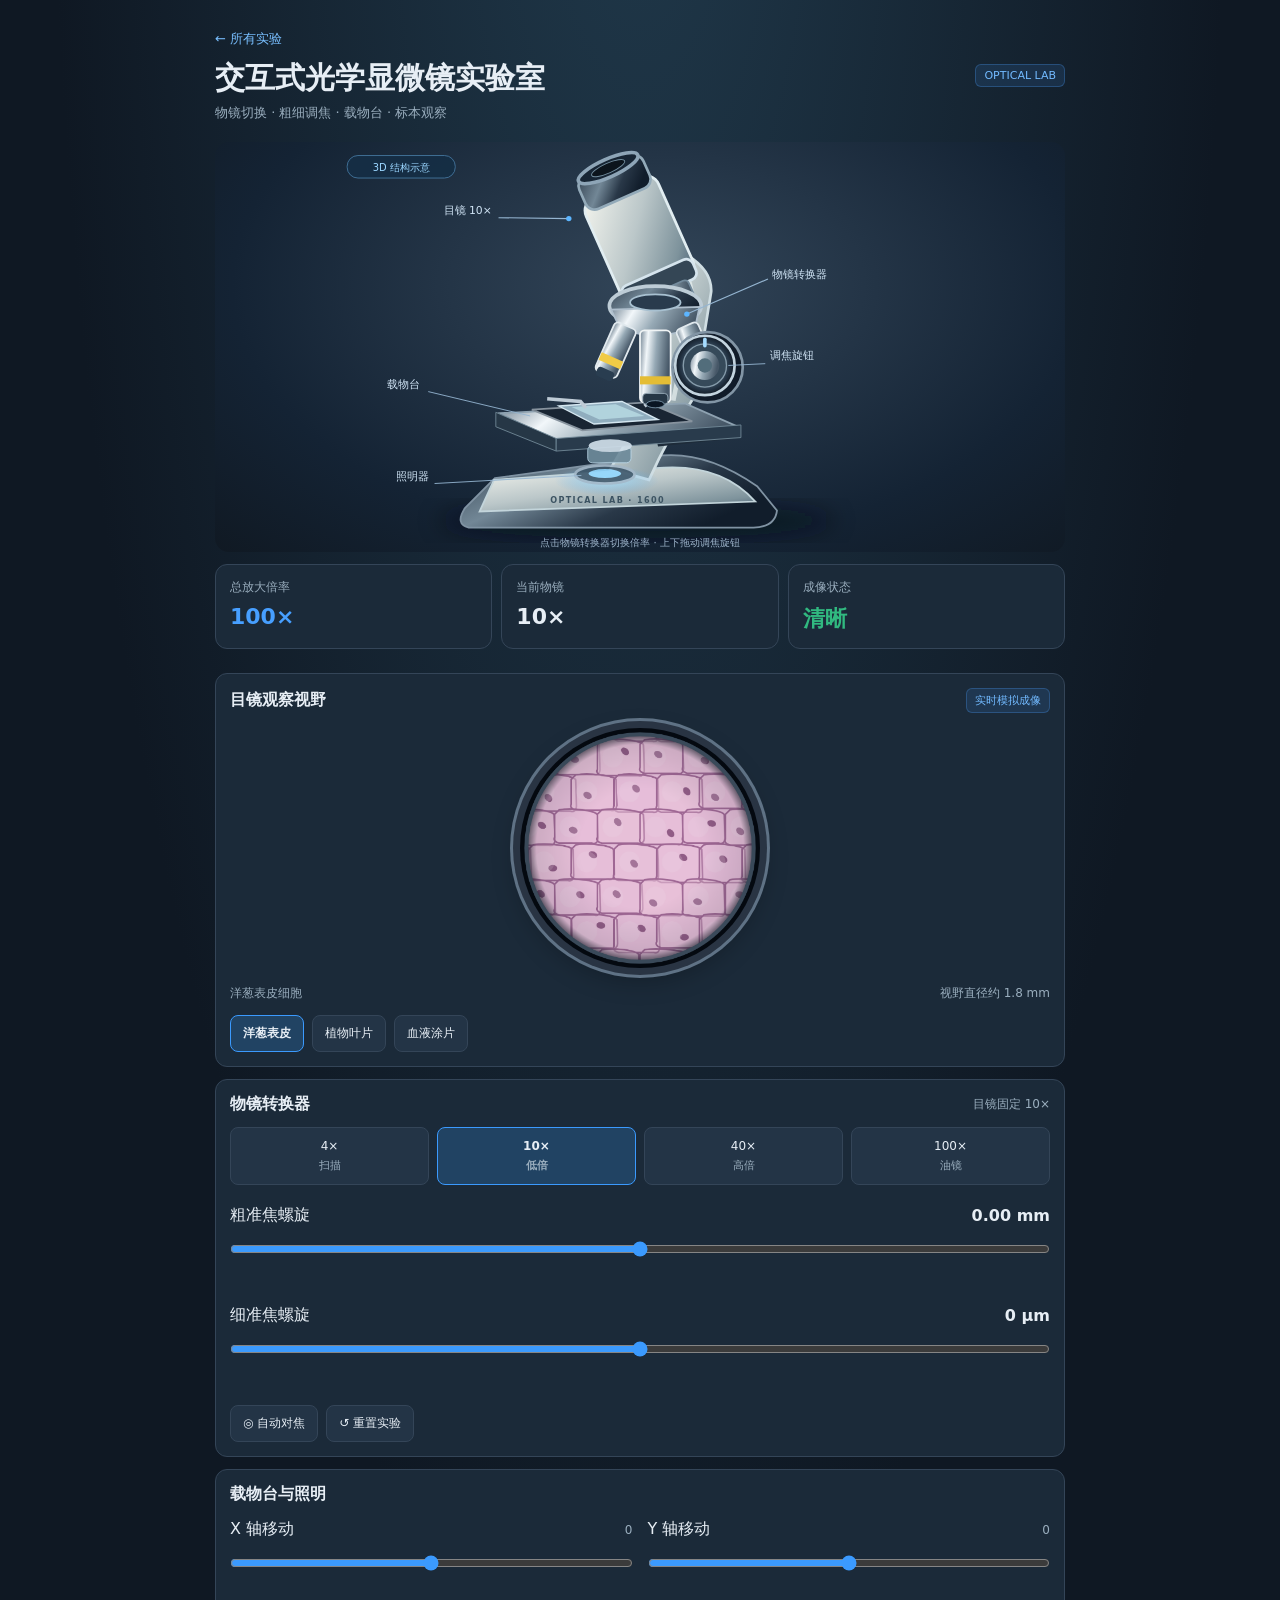
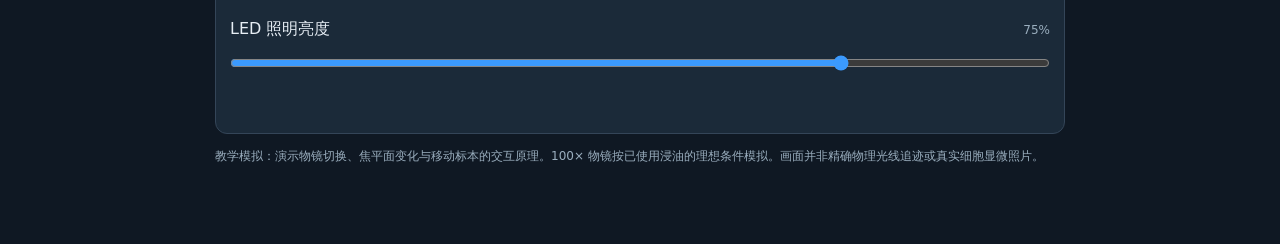
<file: microscope/index.html>
<!doctype html><html lang="zh-CN"><head><meta charset="UTF-8"><meta name="viewport" content="width=device-width,initial-scale=1"><meta name="theme-color" content="#101923"><title>光学显微镜实验室 · Interactive Labs</title><link rel="stylesheet" href="../shared.css"><link rel="stylesheet" href="style.css"></head><body><main id="microLab" class="lab-container"><header class="lab-top"><div><a class="back" href="../">← 所有实验</a><h1>交互式光学显微镜实验室</h1><p>物镜切换 · 粗细调焦 · 载物台 · 标本观察</p></div><span class="tag">OPTICAL LAB</span></header>
<div class="mic-scene"><svg viewBox="0 0 680 455" preserveAspectRatio="xMidYMid meet" role="img" aria-label="光学显微镜交互结构：点击转换器切换物镜，上下拖动调焦旋钮"><defs><linearGradient id="mic-metal" x1="0" x2="1" y1="0" y2=".2"><stop stop-color="#728493"/><stop offset=".27" stop-color="#f2f7fa"/><stop offset=".56" stop-color="#96a9b5"/><stop offset="1" stop-color="#465767"/></linearGradient><linearGradient id="mic-white" x1="0" x2=".9" y1="0" y2="1"><stop stop-color="#f4f5ee"/><stop offset=".48" stop-color="#bbc7c9"/><stop offset=".85" stop-color="#7e939c"/><stop offset="1" stop-color="#546b7b"/></linearGradient><linearGradient id="mic-dark" x1="0" x2="1" y1="0" y2=".5"><stop stop-color="#354453"/><stop offset=".4" stop-color="#728796"/><stop offset=".7" stop-color="#293848"/><stop offset="1" stop-color="#111d2b"/></linearGradient><radialGradient id="mic-light"><stop stop-color="#e2f5ff"/><stop offset=".3" stop-color="#88d5ff" stop-opacity=".6"/><stop offset="1" stop-color="#41a7f5" stop-opacity="0"/></radialGradient><radialGradient id="mic-knob"><stop stop-color="#b7c6d0"/><stop offset=".52" stop-color="#5b6d7b"/><stop offset=".8" stop-color="#263748"/><stop offset="1" stop-color="#111a25"/></radialGradient><filter id="mic-shad"><feGaussianBlur stdDeviation="13"/></filter></defs>
<ellipse cx="336" cy="420" rx="220" ry="20" fill="#010814" opacity=".55" filter="url(#mic-shad)"/>
<g id="microscopeMain"><path d="M179 373 L355 349 Q410 340 470 382 L492 409 Q490 427 466 428 L150 428 Q134 424 146 406Z" fill="url(#mic-dark)" stroke="#8093a3" stroke-width="2"/><path d="M178 375 L357 362 Q429 355 468 399 L162 410Z" fill="url(#mic-white)" stroke="#c3d5db" stroke-width="2"/><path d="M350 375 Q372 326 400 283 L419 166 Q420 140 386 122 L342 128 Q370 151 372 176 L353 270 Q335 318 307 363Z" fill="url(#mic-white)" stroke="#d0dee3" stroke-width="3"/><path d="M388 145 Q402 157 395 196 L377 287" fill="none" stroke="#eaf3f2" stroke-width="5" opacity=".7"/><path d="M354 309 L426 313 445 329 360 338Z" fill="#1d2b39"/><path d="M185 301 L390 290 451 317 246 334Z" fill="url(#mic-metal)" stroke="#8ea2b1" stroke-width="2"/><path d="M180 300 L247 329 247 343 180 316Z" fill="#263746" stroke="#718897"/><path d="M247 329 L452 314 452 328 247 343Z" fill="#293b4c" stroke="#718897"/><path d="M220 297 L348 289 398 310 276 320Z" fill="#192533" stroke="#87939e" stroke-width="2"/><path d="M250 293 L320 288 360 308 289 313Z" fill="#90adbe" stroke="#d5e7f1" stroke-width="1.5"/><path d="M264 294 L313 291 345 304 295 308Z" fill="#c4e8ef" opacity=".65"/><g stroke="#becbd6" stroke-width="4" fill="none"><path d="M237 285 L274 288 280 295"/><path d="M365 286 L351 288 345 293"/></g><g opacity=".92"><rect x="282" y="337" width="48" height="19" rx="5" fill="#6e8b9b" stroke="#bbd9e9"/><ellipse cx="307" cy="337" rx="24" ry="7" fill="#cfdee9"/></g><ellipse cx="303" cy="376" rx="58" ry="16" fill="url(#mic-light)" id="micBeam"/><g id="illumination"><ellipse cx="301" cy="369" rx="33" ry="10" fill="#374f62" stroke="#a3b7c8" stroke-width="3"/><ellipse cx="301" cy="368" rx="18" ry="5" fill="#92d8ff"/></g><g transform="translate(314 50) rotate(-24)"><rect x="-44" y="0" width="88" height="125" rx="16" fill="url(#mic-white)" stroke="#e1edf1" stroke-width="3"/><rect x="-39" y="-25" width="78" height="39" rx="11" fill="url(#mic-dark)" stroke="#93aab9" stroke-width="3"/><ellipse cx="0" cy="-23" rx="36" ry="10" fill="#172534" stroke="#8ea5b7" stroke-width="4"/><ellipse cx="0" cy="-23" rx="20" ry="5.5" fill="#0c141c" stroke="#738e9f"/><rect x="-43" y="104" width="86" height="24" rx="8" fill="#344655" stroke="#d5e4ed" stroke-width="3"/><rect x="-30" y="125" width="60" height="29" rx="5" fill="url(#mic-metal)" stroke="#738b9d" stroke-width="2"/></g>
<g id="objTurret" tabindex="0" role="button" aria-label="点击切换物镜倍率" transform="translate(357 196)"><ellipse cx="0" cy="-14" rx="51" ry="22" fill="url(#mic-dark)" stroke="#bdccd6" stroke-width="4"/><path d="M-49 -10 L-41 7 Q0 32 45 6 L49 -13Z" fill="url(#mic-metal)" stroke="#afbfcd" stroke-width="2"/><g id="lensLeft" transform="translate(-32 8) rotate(24)"><rect x="-13" y="0" width="26" height="59" rx="5" fill="url(#mic-metal)" stroke="#e1e9ee" stroke-width="2"/><rect x="-13" y="38" width="26" height="9" fill="#f1cb46"/><rect x="-10" y="53" width="20" height="11" rx="4" fill="#293d50"/></g><g id="lensActive" transform="translate(0 13)"><rect x="-17" y="0" width="34" height="80" rx="5" fill="url(#mic-metal)" stroke="#f0f4f5" stroke-width="2"/><rect x="-17" y="51" width="34" height="9" fill="#43aaff" id="micLensBand"/><rect x="-14" y="70" width="28" height="12" rx="4" fill="#263746" stroke="#99acb9"/><ellipse cx="0" cy="82" rx="10" ry="4" fill="#091523" stroke="#7792a6"/></g><g id="lensRight" transform="translate(34 8) rotate(-24)"><rect x="-13" y="0" width="26" height="56" rx="5" fill="url(#mic-metal)" stroke="#e1e9ee" stroke-width="2"/><rect x="-13" y="36" width="26" height="9" fill="#f2ba3d"/><rect x="-10" y="53" width="20" height="8" rx="4" fill="#293d50"/></g><ellipse cx="0" cy="-18" rx="28" ry="9" fill="#293b4d" stroke="#a8c1d1" stroke-width="2"/></g>
<g id="microKnob" tabindex="0" role="slider" aria-label="调焦旋钮" aria-valuemin="-100" aria-valuemax="100" aria-valuenow="0" transform="translate(412 248)"><ellipse cx="3" cy="2" rx="39" ry="39" fill="#101b29" stroke="#8295a5" stroke-width="3"/><circle r="33" fill="url(#mic-knob)" stroke="#c3d4df" stroke-width="3"/><circle r="24" fill="#364a5a" stroke="#859baa" stroke-width="1.5"/><circle r="16" fill="url(#mic-metal)"/><circle r="8" fill="#526d7b"/><g id="knobMark"><path d="M0 -29 L0 -22" stroke="#a6dcff" stroke-width="4" stroke-linecap="round"/></g></g><text x="304" y="401" font-size="9" fill="#3c5362" font-weight="bold" text-anchor="middle" letter-spacing="1.5">OPTICAL LAB · 1600</text></g>
<g fill="#d0e4f5" font-size="12"><g><path d="M183 84 L261 85" stroke="#95b5d1" stroke-width="1.2"/><circle cx="261" cy="85" r="3" fill="#5cb5ff"/><text x="122" y="80">目镜 10×</text></g><g><path d="M482 152 L392 191" stroke="#95b5d1" stroke-width="1.2"/><circle cx="392" cy="191" r="3" fill="#5cb5ff"/><text x="487" y="151">物镜转换器</text></g><g><path d="M479 246 L438 248" stroke="#95b5d1"/><text x="484" y="241">调焦旋钮</text></g><g><path d="M105 277 L218 304" stroke="#95b5d1"/><text x="59" y="273">载物台</text></g><g><path d="M112 379 L275 370" stroke="#95b5d1"/><text x="69" y="375">照明器</text></g></g><rect x="15" y="15" width="120" height="25" rx="12" fill="#152e45" stroke="#477aa3" opacity=".95"/><text x="75" y="32" text-anchor="middle" font-size="11" fill="#9bd6ff">3D 结构示意</text><text x="340" y="448" text-anchor="middle" font-size="11" fill="#9db4ca">点击物镜转换器切换倍率 · 上下拖动调焦旋钮</text></svg></div>
<div class="statistics"><div class="mic-panel"><div class="secondary">总放大倍率</div><strong class="blue" id="microMag">100×</strong></div><div class="mic-panel"><div class="secondary">当前物镜</div><strong id="microObjective">10×</strong></div><div class="mic-panel"><div class="secondary">成像状态</div><strong class="green" id="microStatus">清晰</strong></div></div>
<section class="mic-panel"><div class="headrow"><b>目镜观察视野</b><span class="tag">实时模拟成像</span></div><canvas id="microView" class="eyepiece" width="420" height="420" aria-label="实时显微镜视野"></canvas><div class="spread"><span id="microSpecName">洋葱表皮细胞</span><span id="microScale">视野直径约 1.8 mm</span></div><div class="button-row"><button class="micro-btn selected" data-spec="onion">洋葱表皮</button><button class="micro-btn" data-spec="leaf">植物叶片</button><button class="micro-btn" data-spec="blood">血液涂片</button></div></section>
<section class="mic-panel"><div class="control-head"><b>物镜转换器</b><span class="secondary">目镜固定 10×</span></div><div class="objective-grid"><button class="micro-btn" data-obj="4">4×<small>扫描</small></button><button class="micro-btn selected" data-obj="10">10×<small>低倍</small></button><button class="micro-btn" data-obj="40">40×<small>高倍</small></button><button class="micro-btn" data-obj="100">100×<small>油镜</small></button></div>
<div class="group"><div class="control-head"><span>粗准焦螺旋</span><span class="m-value" id="coarseLabel">0.0 mm</span></div><input id="microCoarse" type="range" min="-100" max="100" value="0" step="1" aria-label="粗调焦"/></div><div class="group"><div class="control-head"><span>细准焦螺旋</span><span class="m-value" id="fineLabel">0 μm</span></div><input id="microFine" type="range" min="-100" max="100" value="0" step="1" aria-label="细调焦"/></div><div class="button-row"><button class="micro-btn" id="autoFocusMic">◎ 自动对焦</button><button class="micro-btn" id="micReset">↺ 重置实验</button></div></section>
<section class="mic-panel"><b>载物台与照明</b><div class="pair group"><div><div class="control-head"><span>X 轴移动</span><span class="secondary" id="micXLabel">0</span></div><input id="micX" type="range" min="-100" max="100" value="0" aria-label="载物台X"/></div><div><div class="control-head"><span>Y 轴移动</span><span class="secondary" id="micYLabel">0</span></div><input id="micY" type="range" min="-100" max="100" value="0" aria-label="载物台Y"/></div></div><div class="group"><div class="control-head"><span>LED 照明亮度</span><span class="secondary" id="micLightLabel">75%</span></div><input id="micLight" type="range" min="0" max="100" value="75" aria-label="照明亮度"/></div></section><p class="secondary footnote">教学模拟：演示物镜切换、焦平面变化与移动标本的交互原理。100× 物镜按已使用浸油的理想条件模拟。画面并非精确物理光线追迹或真实细胞显微照片。</p></main><script src="app.js"></script></body></html>
</file>
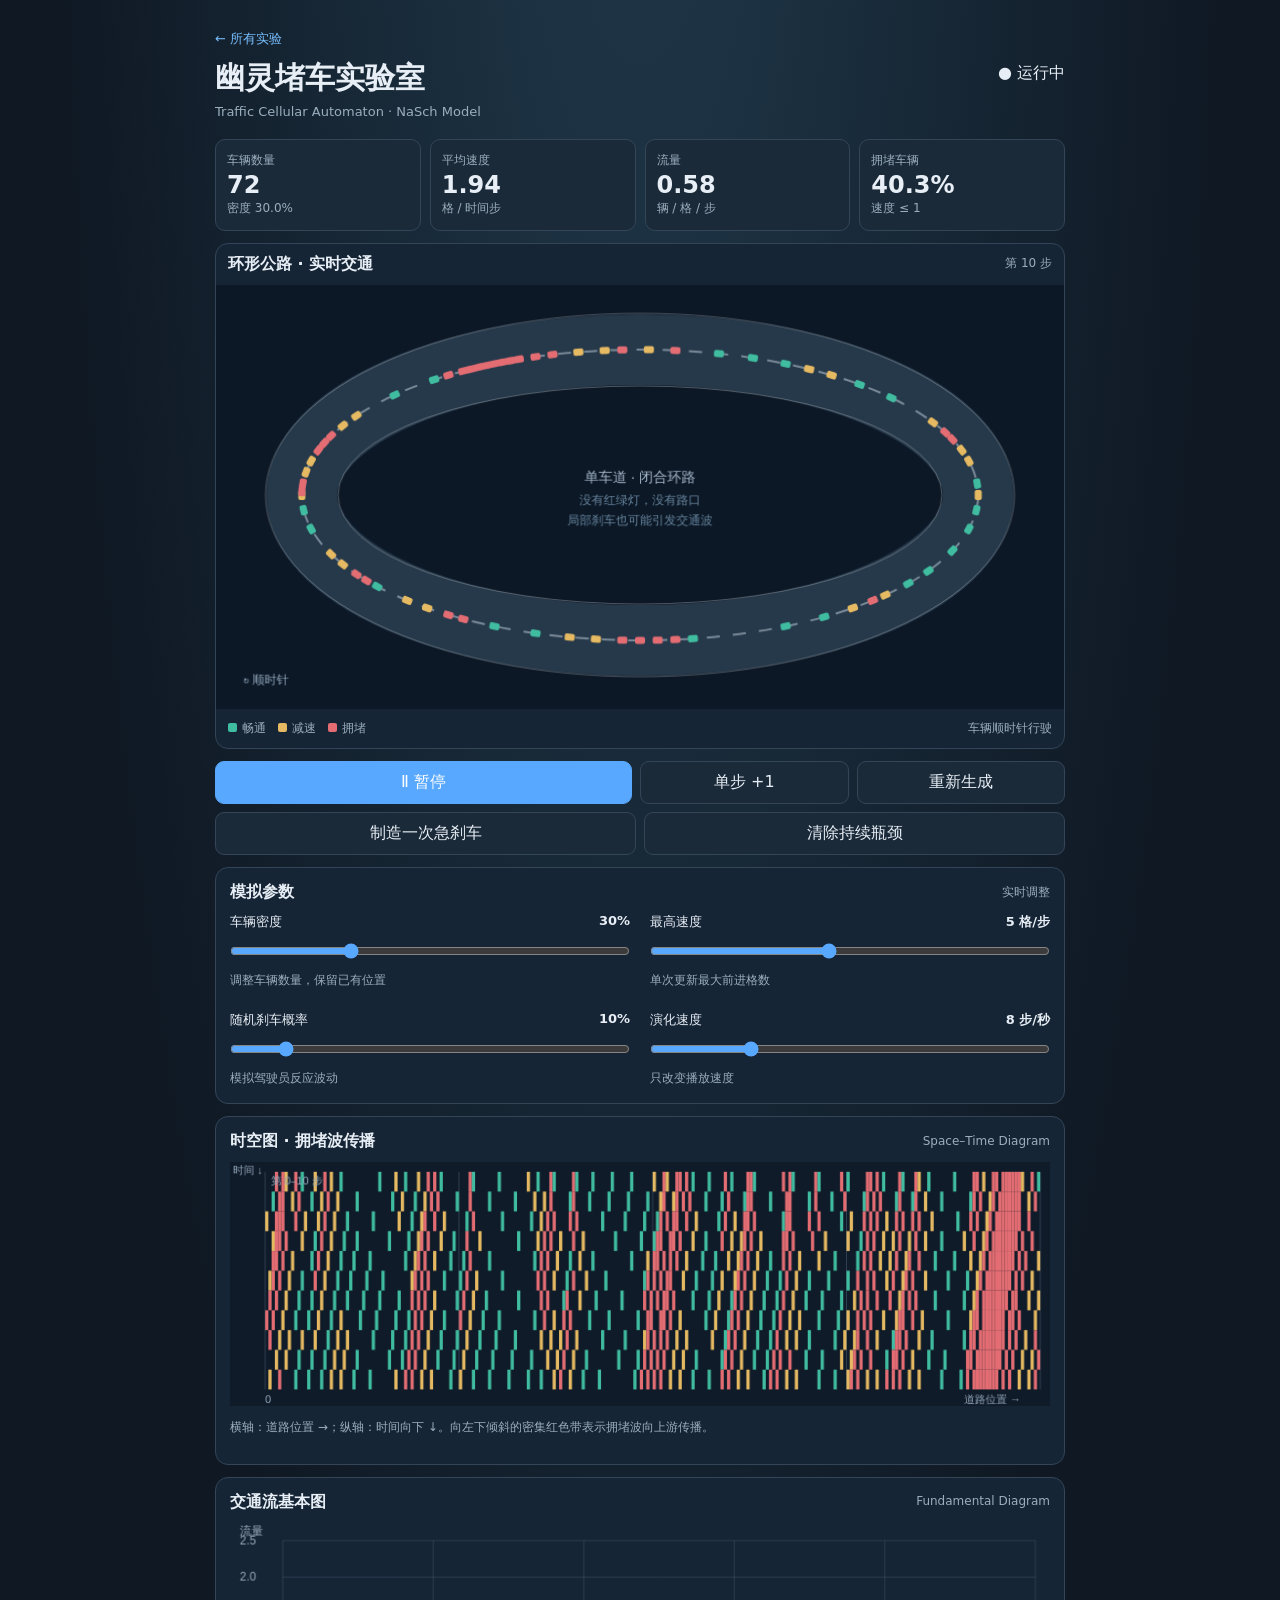
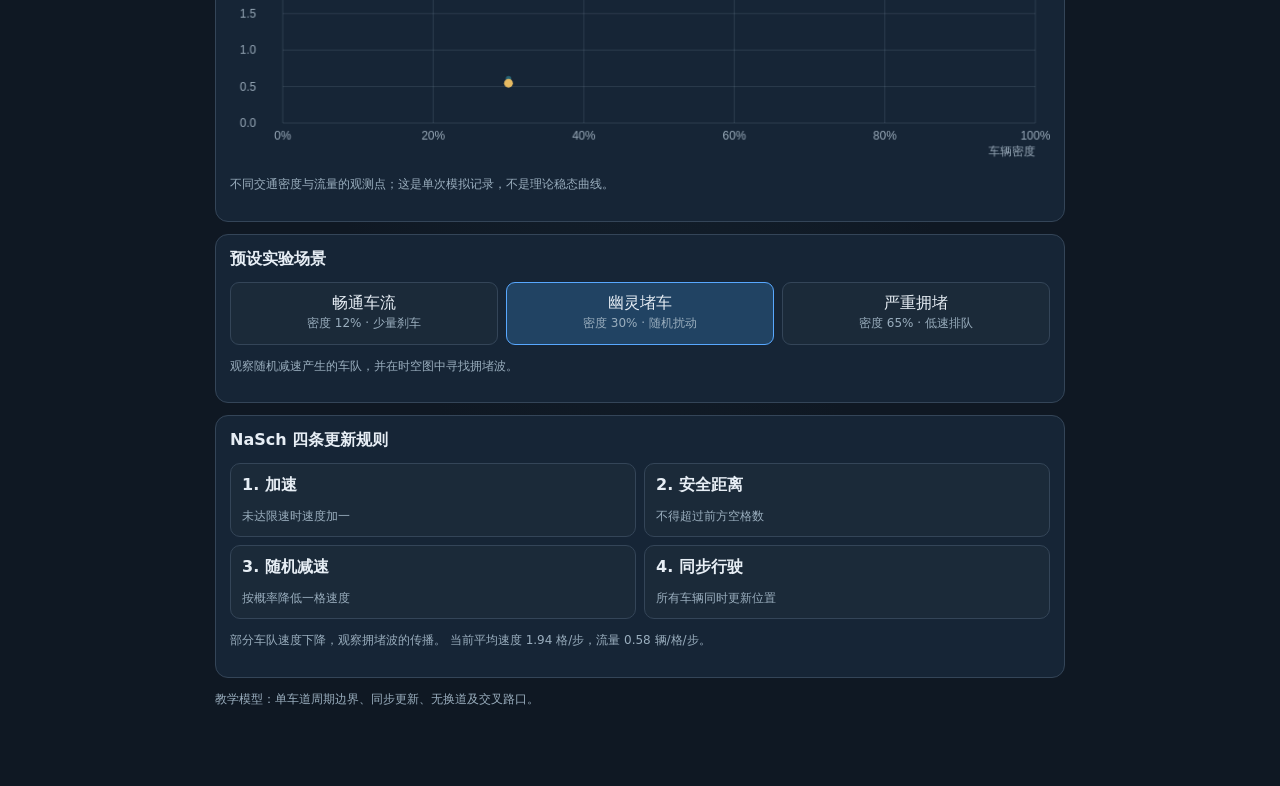
<file: traffic-jam/index.html>
<!doctype html><html lang="zh-CN"><head><meta charset="utf-8"><meta name="viewport" content="width=device-width,initial-scale=1"><title>幽灵堵车 · Interactive Labs</title><link rel="stylesheet" href="../shared.css"><link rel="stylesheet" href="style.css"></head><body><main class="lab-container" id="traffic"><header class="lab-top"><div><a class="back" href="../">← 所有实验</a><h1>幽灵堵车实验室</h1><p>Traffic Cellular Automaton · NaSch Model</p></div><span id="status">● 运行中</span></header>
<div class="stats"><article><small>车辆数量</small><strong id="count">0</strong><small id="densityDisplay">密度 30%</small></article><article><small>平均速度</small><strong id="avg">0.00</strong><small>格 / 时间步</small></article><article><small>流量</small><strong id="flow">0.00</strong><small>辆 / 格 / 步</small></article><article><small>拥堵车辆</small><strong id="jam">0%</strong><small>速度 ≤ 1</small></article></div>
<section class="panel"><div class="heading"><b>环形公路 · 实时交通</b><span id="time">第 0 步</span></div><canvas id="road" width="840" height="420"></canvas><div class="foot"><span><i class="dot" style="background:#40bda0"></i>畅通　<i class="dot" style="background:#e6ba62"></i>减速　<i class="dot" style="background:#e36d73"></i>拥堵</span><span>车辆顺时针行驶</span></div></section>
<div class="actions"><button id="play" class="primary wide">Ⅱ 暂停</button><button id="step">单步 +1</button><button id="reset">重新生成</button></div><div class="actions two"><button id="brake">制造一次急刹车</button><button id="clearBrake">清除持续瓶颈</button></div>
<section class="panel pad"><div class="heading"><b>模拟参数</b><span>实时调整</span></div><div class="controls"><label>车辆密度 <output id="densityV">30%</output><input id="density" type="range" min="5" max="90" value="30"><small>调整车辆数量，保留已有位置</small></label><label>最高速度 <output id="vmaxV">5 格/步</output><input id="vmax" type="range" min="1" max="10" value="5"><small>单次更新最大前进格数</small></label><label>随机刹车概率 <output id="probV">10%</output><input id="prob" type="range" min="0" max="80" value="10"><small>模拟驾驶员反应波动</small></label><label>演化速度 <output id="speedV">8 步/秒</output><input id="speed" type="range" min="1" max="30" value="8"><small>只改变播放速度</small></label></div></section>
<section class="panel pad"><div class="heading"><b>时空图 · 拥堵波传播</b><span>Space–Time Diagram</span></div><canvas id="space" width="840" height="250"></canvas><p class="muted">横轴：道路位置 →；纵轴：时间向下 ↓。向左下倾斜的密集红色带表示拥堵波向上游传播。</p></section>
<section class="panel pad"><div class="heading"><b>交通流基本图</b><span>Fundamental Diagram</span></div><canvas id="fund" width="840" height="246"></canvas><p class="muted">不同交通密度与流量的观测点；这是单次模拟记录，不是理论稳态曲线。</p></section>
<section class="panel pad"><b>预设实验场景</b><div class="scenes"><button data-scene="free">畅通车流<small>密度 12% · 少量刹车</small></button><button data-scene="critical" class="active">幽灵堵车<small>密度 30% · 随机扰动</small></button><button data-scene="jam">严重拥堵<small>密度 65% · 低速排队</small></button></div><p class="muted" id="observation">观察随机减速产生的车队，并在时空图中寻找拥堵波。</p></section>
<section class="panel pad"><b>NaSch 四条更新规则</b><div class="rules"><article><b>1. 加速</b><p>未达限速时速度加一</p></article><article><b>2. 安全距离</b><p>不得超过前方空格数</p></article><article><b>3. 随机减速</b><p>按概率降低一格速度</p></article><article><b>4. 同步行驶</b><p>所有车辆同时更新位置</p></article></div><p class="muted" id="description"></p></section><p class="muted">教学模型：单车道周期边界、同步更新、无换道及交叉路口。</p>
</main><script src="app.js"></script></body></html>
</file>
<file: shared.css>
:root{color-scheme:dark;--viz-text:#e7eef5;--viz-muted:#9aaebe;--viz-border:#344558;--viz-card:#1b2a39;--viz-accent-bg:#214363;--viz-accent:#58a8ff}*{box-sizing:border-box}html{font-family:system-ui,-apple-system,BlinkMacSystemFont,"Segoe UI",sans-serif;background:#0f1823;color:var(--viz-text)}body{margin:0;min-height:100vh;background:radial-gradient(ellipse at 50% -15%,#20394b,#0f1823 65%)}button,input{font:inherit}a{color:#79bfff;text-decoration:none}a:hover{text-decoration:underline}.lab-container{width:min(100% - 28px,850px);margin:0 auto;padding:28px 0 64px}.lab-top{display:flex;justify-content:space-between;align-items:center;gap:14px;margin-bottom:20px}.lab-top h1{font-size:clamp(1.25rem,3vw,1.85rem);margin:10px 0 5px}.lab-top p{color:var(--viz-muted);font-size:13px;margin:0}.back{font-size:13px}
.tag{display:inline-block;padding:5px 10px;border:1px solid #3e6681;border-radius:999px;color:#9dccf0;font-size:12px}

/* ---------- Homepage / card showcase ---------- */
.home-intro{padding:48px 0 28px}
.home-intro h1{font-size:clamp(2rem,5vw,3.5rem);margin:0 0 12px;letter-spacing:-.02em}
.home-intro>p{color:var(--viz-muted);line-height:1.8;max-width:640px;margin:0 0 22px}
.home-controls{display:flex;flex-wrap:wrap;gap:16px;align-items:center;justify-content:space-between;margin:18px 0 8px}
.filter-chips{display:flex;flex-wrap:wrap;gap:8px}
.chip{padding:6px 12px;border:1px solid var(--viz-border);border-radius:999px;background:#162535;color:var(--viz-muted);font-size:13px;cursor:pointer;transition:all .15s}
.chip:hover{border-color:#4a7fa8;color:var(--viz-text)}
.chip.active{background:var(--viz-accent-bg);border-color:#4a8ac8;color:var(--viz-text);font-weight:600}
.btn-random{padding:8px 16px;border:1px solid var(--viz-border);border-radius:999px;background:#162535;color:var(--viz-text);font-size:13px;cursor:pointer;transition:all .15s}
.btn-random:hover{background:var(--viz-accent-bg);border-color:#4a8ac8;color:#fff}
.group{margin-bottom:40px}
.group-title{font-size:1.15rem;color:var(--viz-text);margin:0 0 16px;display:flex;align-items:baseline;gap:10px;font-weight:650}
.group-title .accent{display:inline-block;width:6px;height:18px;background:var(--viz-accent);border-radius:3px}
.group-title .count{color:var(--viz-muted);font-size:13px;font-weight:500}
.card-grid{display:grid;grid-template-columns:repeat(2,minmax(0,1fr));gap:20px}
@media(max-width:640px){.card-grid{grid-template-columns:1fr;gap:16px}.home-controls{flex-direction:column;align-items:flex-start}}
.lab-card{display:flex;flex-direction:column;height:100%;border:1px solid var(--viz-border);border-radius:16px;background:linear-gradient(135deg,#233e51,#1c2b3c);overflow:hidden;color:var(--viz-text);transition:transform .15s,box-shadow .15s,border-color .15s}
.lab-card:hover{transform:translateY(-3px);border-color:#4a7fa8;box-shadow:0 10px 24px #0004;text-decoration:none}
.card-image{aspect-ratio:16/10;overflow:hidden;background:#0f1823}
.card-image img{width:100%;height:100%;object-fit:cover;display:block;transition:transform .25s}
.lab-card:hover .card-image img{transform:scale(1.03)}
.card-body{padding:18px;display:flex;flex-direction:column;flex:1;gap:8px}
.card-meta{display:flex;justify-content:space-between;align-items:center;font-size:12px}
.card-tag{color:var(--viz-accent);background:var(--viz-accent-bg);border:1px solid rgba(88,168,255,.25);padding:3px 8px;border-radius:999px}
.card-num{color:var(--viz-muted);font-variant-numeric:tabular-nums}
.lab-card h2{font-size:1.15rem;margin:0;line-height:1.3}
.lab-card>p{color:#b3c3d2;line-height:1.55;margin:0;display:-webkit-box;-webkit-line-clamp:2;-webkit-box-orient:vertical;overflow:hidden;flex:1}
.card-tech{color:#8fa6b8;font-size:12px;line-height:1.4;margin-top:4px}
.home-footer{color:var(--viz-muted);font-size:13px;display:flex;flex-wrap:wrap;gap:8px;align-items:center;justify-content:center;padding:28px 0;border-top:1px solid var(--viz-border);margin-top:40px}
.home-footer a{color:var(--viz-accent)}
.hidden{display:none!important}
</file>
<file: am-radio/style.css>
#am-chain-02{font-size:13px;color:var(--viz-text)}#am-chain-02 .panel{border:1px solid var(--viz-border);background:#1b2a39;border-radius:12px;padding:12px}#am-chain-02 .space-y-3>*+*{margin-top:12px}#am-chain-02 .space-y-2>*+*{margin-top:8px}#am-chain-02 .flex{display:flex;align-items:center}#am-chain-02 .justify-between{justify-content:space-between}#am-chain-02 .align-center{align-items:center}#am-chain-02 .gap{gap:8px}#am-chain-02 .grow{flex:1;min-width:0}#am-chain-02 .small{font-size:11px;color:var(--viz-muted)}#am-chain-02 .space-top{margin-top:4px}#am-chain-02 .control{display:grid;gap:4px}#am-chain-02 .control strong,#am-chain-02 #ac-tune-value{font-variant-numeric:tabular-nums}#am-chain-02 input[type=range]{display:block;width:100%;accent-color:var(--viz-accent);margin:0;min-height:26px}#am-chain-02 button{border:1px solid var(--viz-border);border-radius:7px;padding:8px 10px;font-size:12px;background:var(--viz-card);color:var(--viz-text);cursor:pointer}#am-chain-02 button.active{border-color:var(--viz-accent);background:var(--viz-accent-bg)}#am-chain-02 button:focus-visible,#am-chain-02 input:focus-visible{outline:2px solid var(--viz-accent);outline-offset:2px}#am-chain-02 .wave{background:var(--viz-card);border:1px solid var(--viz-border);border-radius:10px;overflow:hidden}#am-chain-02 .head{display:flex;align-items:center;justify-content:space-between;padding:8px 10px;gap:8px}#am-chain-02 .head strong{font-size:12px;font-weight:650}#am-chain-02 canvas{width:100%;height:76px;display:block}#am-chain-02 canvas.compare{height:100px}#am-chain-02 .between{color:var(--viz-muted);font-size:11px;text-align:center;padding:12px 0}#am-chain-02 .meter{height:5px;border-radius:5px;background:var(--viz-border);overflow:hidden}#am-chain-02 .meter>div{height:100%;background:#10b981;transition:width .1s}#am-chain-02 .full{width:100%}#am-chain-02 .footnote{font-size:11px;line-height:1.7;color:var(--viz-muted);padding:8px 2px}@media(max-width:420px){#am-chain-02 .lab-top{align-items:flex-start}#am-chain-02 .head{align-items:flex-start}#am-chain-02 .head .small{white-space:nowrap}#am-chain-02 button{padding:9px 7px}}
</file>
<file: camera-simulator/style.css>
#camera-sim{font-variant-numeric:tabular-nums}#camera-sim .cam-card{border:1px solid var(--viz-border);background:var(--viz-card);border-radius:12px;padding:14px;margin-bottom:12px}#camera-sim .cam-btn{background:#233446;border:1px solid #42586b;border-radius:8px;padding:9px 13px;color:var(--viz-text);cursor:pointer;font-size:12px}#camera-sim .cam-btn:hover{background:#31495e}#camera-sim .cam-btn.active{background:var(--viz-accent-bg);border-color:#58a8ff;font-weight:650}#camera-sim .cam-btn:disabled{opacity:.35;cursor:not-allowed}#camera-sim input[type=range]{width:100%;accent-color:#4e9bf9;cursor:pointer;margin:9px 0}#camera-sim .sub{font-size:12px;color:var(--viz-muted);margin:4px 0}#camera-sim .section-head,#camera-sim .control-row{display:flex;justify-content:space-between;align-items:center;gap:12px;margin-bottom:7px}#camera-sim .section-head small{color:var(--viz-muted);font-weight:400;margin-left:8px}#camera-sim .live{color:#7cd2a7;font-size:12px}#camera-sim .camera-screen{position:relative;background:#0c1119;border:6px solid #29323c;border-radius:14px;overflow:hidden;aspect-ratio:16/10;touch-action:manipulation;margin-top:12px}#camera-sim .camera-screen canvas{width:100%;height:100%;display:block;cursor:crosshair}#camera-sim .osd{position:absolute;pointer-events:none;color:#fff;text-shadow:0 1px 4px #000b;font-size:clamp(9px,1.8vw,12px)}#camera-sim .tl{top:12px;left:14px}#camera-sim .tr{top:12px;right:13px}#camera-sim .bl{bottom:13px;left:14px;font-weight:bold}#camera-sim .br{bottom:13px;right:14px}#camera-sim .focus-osd{bottom:36px;right:14px}#camera-sim .shotbar,#camera-sim .shotleft,#camera-sim .shotright{display:flex;align-items:center;gap:15px}#camera-sim .shotbar{justify-content:space-between;flex-wrap:wrap}#camera-sim .shutter{width:60px;height:60px;flex:none;border-radius:50%;background:linear-gradient(145deg,#f5f6f7,#a4b4c3);border:5px solid #3a4956;box-shadow:0 3px 8px #0004;cursor:pointer;display:flex;align-items:center;justify-content:center}#camera-sim .shutter:active{transform:scale(.94)}#camera-sim .shutter>span{width:38px;height:38px;border-radius:50%;background:linear-gradient(140deg,#fdfdfd,#b4c4d2);border:2px solid #dae5ed}#camera-sim .photo-thumb{width:78px;height:54px;object-fit:cover;border-radius:6px;border:1px solid #718394;background:#101820}#camera-sim .controls-grid{display:grid;grid-template-columns:repeat(2,minmax(0,1fr));gap:12px}#camera-sim .control-row strong{font-size:19px}#camera-sim .range-label{display:flex;justify-content:space-between;color:var(--viz-muted);font-size:11px;gap:12px}#camera-sim .button-row{display:flex;flex-wrap:wrap;gap:9px;margin-top:13px}#camera-sim .meter{height:6px;background:linear-gradient(90deg,#e27c65,#c1d4e5,#e27c65);border-radius:3px;position:relative;margin:13px 0 10px}#camera-sim .meter-ind{position:absolute;top:-4px;height:14px;width:3px;left:50%;background:#fff;border-radius:2px}#camera-sim .stat-grid{display:grid;grid-template-columns:repeat(3,1fr);gap:10px;margin-top:15px}#camera-sim .stat-grid strong{font-size:18px}#camera-sim .explain{line-height:1.7;margin-top:14px}#camera-sim .footnote{line-height:1.8;margin-top:18px}@media(max-width:530px){#camera-sim .controls-grid{grid-template-columns:1fr}#camera-sim .control-row strong{font-size:16px}#camera-sim .camera-screen{border-width:4px}#camera-sim .lab-top{align-items:flex-start}}
</file>
<file: doppler-effect/style.css>
#doppler-exp{color:var(--viz-text);font-size:16px}
#doppler-exp .stage{position:relative;background:radial-gradient(ellipse at 48% 45%,#162d49,#091521 85%);border:1px solid #30465a;border-radius:15px;overflow:hidden;aspect-ratio:1.6}
#doppler-exp canvas{display:block;width:100%;height:100%}
#doppler-exp .overlay{position:absolute;pointer-events:none;color:#d6eaff;font-size:11px}
#doppler-exp .panel{background:var(--viz-card);border:1px solid var(--viz-border);border-radius:12px;padding:14px;margin-bottom:12px}
#doppler-exp .muted{color:var(--viz-muted);font-size:12px}
#doppler-exp .btn{border:1px solid var(--viz-border);background:#223447;color:var(--viz-text);border-radius:8px;padding:8px 13px;font-size:12px;cursor:pointer}
#doppler-exp .btn:hover{background:#30475f}
#doppler-exp .btn.active{border-color:#479cec;background:var(--viz-accent-bg)}
#doppler-exp input[type=range]{width:100%;accent-color:#479cec}
#doppler-exp .number{font-size:clamp(20px,4vw,29px);font-weight:700;font-variant-numeric:tabular-nums;line-height:1.2}
#doppler-exp .number .unit{font-size:12px}
#doppler-exp .number.emphasis{color:#f2bb70}
#doppler-exp .number.delta{color:#5bd9b2}
#doppler-exp .inputline{display:flex;align-items:center;justify-content:space-between;gap:10px;margin-bottom:9px}
#doppler-exp .chart{display:block;width:100%;height:58px;flex:1}
#doppler-exp .hint{line-height:1.7}
#doppler-exp .button-row{display:flex;flex-wrap:wrap;gap:10px}
#doppler-exp .statistics{display:grid;grid-template-columns:repeat(3,minmax(0,1fr));gap:12px}
#doppler-exp .label{font-size:14px;font-weight:700}
#doppler-exp .value{font-size:14px;font-weight:700}
#doppler-exp .range-label{display:flex;justify-content:space-between;font-size:12px;color:var(--viz-muted);margin-top:6px}
#doppler-exp .top-gap{padding-top:4px}
#doppler-exp .wave-row{display:flex;align-items:center;gap:10px}
#doppler-exp .wave-label{width:62px;font-size:12px}
#doppler-exp .wave-label.origin{color:#55cffa}
#doppler-exp .wave-label.observed{color:#f2bb70}
#doppler-exp .center{text-align:center}
#doppler-exp .info-grid{display:grid;grid-template-columns:repeat(2,minmax(0,1fr));gap:12px;font-size:14px}
#doppler-exp .footnote{margin:6px 0 18px;line-height:1.8}
#doppler-exp .space-y>*+*{margin-top:10px}
@media(max-width:720px){#doppler-exp .statistics{grid-template-columns:1fr}#doppler-exp .stage{aspect-ratio:1.25}}
@media(max-width:420px){#doppler-exp .stage{aspect-ratio:1.18}#doppler-exp .panel{padding:11px}#doppler-exp .wave-row{align-items:flex-start;flex-direction:column}#doppler-exp .wave-label{width:auto}}
</file>
<file: double-slit/style.css>
#ds-lab{font-variant-numeric:tabular-nums}
#ds-lab .ds-card{border:1px solid var(--viz-border);background:var(--viz-card);border-radius:12px;padding:14px;margin-bottom:12px}
#ds-lab .section-head{display:flex;justify-content:space-between;align-items:center;gap:12px;margin-bottom:10px}
#ds-lab .section-head b{font-size:1.05rem}
#ds-lab .sub{font-size:12px;color:var(--viz-muted);margin:4px 0}
#ds-lab .explain{line-height:1.75;color:var(--viz-text);margin:0 0 10px}
#ds-lab .ds-layout{display:grid;grid-template-columns:minmax(0,1.7fr) minmax(260px,1fr);gap:16px;align-items:start}
#ds-lab .ds-main{min-width:0}
#ds-lab .ds-sidebar{display:flex;flex-direction:column;min-width:0}
#ds-lab .canvas-wrap{position:relative;background:radial-gradient(ellipse at 40% 50%,#122033,#0a111a 75%);border-radius:12px;overflow:hidden;border:1px solid var(--viz-border);aspect-ratio:900/420}
#ds-lab .intensity-wrap{aspect-ratio:900/220;background:#0b111a}
#ds-lab canvas{display:block;width:100%;height:100%}
#ds-lab .overlay{position:absolute;pointer-events:none;color:#cfe4f8;font-size:11px;letter-spacing:.02em}
#ds-lab .leg{margin-right:12px}
#ds-lab .leg.bright::before,#ds-lab .leg.dark::before{content:"";display:inline-block;width:10px;height:10px;border-radius:2px;margin-right:5px;vertical-align:-1px}
#ds-lab .leg.bright::before{background:#d8f0ff}
#ds-lab .leg.dark::before{background:#1a2a38;border:1px solid #3a5166}
#ds-lab .control-row{display:flex;justify-content:space-between;align-items:center;gap:12px;margin:12px 0 6px}
#ds-lab .control-row:first-of-type{margin-top:0}
#ds-lab input[type=range]{width:100%;accent-color:#4e9bf9;cursor:pointer;margin:6px 0 4px}
#ds-lab .range-label{display:flex;justify-content:space-between;color:var(--viz-muted);font-size:11px}
#ds-lab .button-row{display:flex;flex-wrap:wrap;gap:9px}
#ds-lab .ds-btn{background:#233446;border:1px solid #42586b;border-radius:8px;padding:8px 12px;color:var(--viz-text);cursor:pointer;font-size:13px;transition:background .15s,border-color .15s}
#ds-lab .ds-btn:hover{background:#31495e}
#ds-lab .ds-btn.active{background:var(--viz-accent-bg);border-color:#58a8ff;font-weight:650}
#ds-lab .stat-grid{display:grid;grid-template-columns:repeat(2,minmax(0,1fr));gap:10px}
#ds-lab .stat-grid strong{font-size:15px;display:block;overflow:hidden;text-overflow:ellipsis;white-space:nowrap}
#ds-lab .stat-grid .sub{margin:0 0 3px}
#ds-lab .wavelength-swatch{height:8px;border-radius:999px;margin-top:10px;border:1px solid #3a5166;background:linear-gradient(90deg,#7a3cff,#2d6bff,#22c56b,#f2d04a,#ff6b2d,#d62828)}
@media(max-width:860px){
  #ds-lab .ds-layout{grid-template-columns:1fr}
  #ds-lab .canvas-wrap{aspect-ratio:16/9}
  #ds-lab .intensity-wrap{aspect-ratio:16/7}
}
@media(max-width:480px){
  #ds-lab .stat-grid{grid-template-columns:1fr}
  #ds-lab .ds-card{padding:12px}
}
</file>
<file: ecosystem/style.css>
.panel{background:var(--viz-panel,#162536);border:1px solid var(--viz-border);border-radius:13px;overflow:hidden;margin:12px 0}.pad{padding:13px}.muted,.bar,small,.small{color:var(--viz-muted);font-size:12px;line-height:1.7}.stats{display:grid;grid-template-columns:repeat(4,1fr);gap:8px}.stats article{background:var(--viz-card);border:1px solid var(--viz-border);border-radius:9px;padding:10px;font-size:12px}.stats strong{display:block;font-size:23px}.stats small{display:block}.bar{display:flex;justify-content:space-between;align-items:center;gap:8px;flex-wrap:wrap;padding:9px 12px}.pad .bar{padding:4px 0 12px}canvas{display:block;width:100%;height:auto}.world{position:relative}.world canvas{touch-action:none;cursor:crosshair;background:#10201c}#overlay{position:absolute;bottom:8px;left:8px;background:rgba(10,23,21,.8);color:#e0e9e2;padding:5px 8px;border-radius:5px;font-size:11px}.actions,.brushes,.scenes{display:grid;grid-template-columns:repeat(3,1fr);gap:8px;margin:10px 0}.brushes{grid-template-columns:repeat(4,1fr)}.scenes small{display:block}button,select{background:var(--viz-card);color:var(--viz-text);border:1px solid var(--viz-border);padding:9px;border-radius:8px;cursor:pointer}button.primary{background:var(--viz-accent);color:#fff}button.active{border-color:var(--viz-accent);background:var(--viz-accent-bg)}input[type=range]{width:100%;accent-color:var(--viz-accent)}.controls{display:grid;grid-template-columns:repeat(2,1fr);gap:17px;margin-top:12px}.controls label{font-size:12px}.controls output{float:right;font-weight:700}.controls input{display:block;margin:9px 0}.controls small{display:block}.log{font-size:12px;color:var(--viz-muted);max-height:145px;overflow:auto;margin-top:12px;line-height:2}.log div{border-bottom:1px solid var(--viz-border)}@media(max-width:560px){.stats{grid-template-columns:repeat(2,1fr)}.controls{grid-template-columns:1fr}.scenes{grid-template-columns:1fr}.brushes{grid-template-columns:repeat(2,1fr)}}
</file>
<file: forward-sonar/style.css>
#fls-lab{font-variant-numeric:tabular-nums}
#fls-lab .fls-card{border:1px solid var(--viz-border);background:var(--viz-card);border-radius:12px;padding:14px;margin-bottom:12px}
#fls-lab .section-head{display:flex;justify-content:space-between;align-items:center;gap:12px;margin-bottom:10px}
#fls-lab .section-head b{font-size:1.02rem}
#fls-lab .sub{font-size:12px;color:var(--viz-muted);margin:4px 0}
#fls-lab .explain{line-height:1.75;color:var(--viz-text);margin:0 0 10px}
#fls-lab .explain em{font-style:normal;color:#79bfff}
#fls-lab .fls-displays{display:grid;grid-template-columns:minmax(0,1.6fr) minmax(0,1fr);gap:16px;align-items:start}
#fls-lab .fls-controls{display:grid;grid-template-columns:repeat(2,minmax(0,1fr));gap:16px}
#fls-lab .canvas-wrap{position:relative;background:#070d14;border-radius:12px;overflow:hidden;aspect-ratio:16/10;border:1px solid var(--viz-border)}
#fls-lab .fls-ppi-card .canvas-wrap{aspect-ratio:1/1}
#fls-lab canvas{width:100%;height:100%;display:block}
#fls-lab #fls-scene{cursor:crosshair;touch-action:none}
#fls-lab #fls-ppi{cursor:crosshair}
#fls-lab .overlay{position:absolute;pointer-events:none;color:#cfe6ff;font-size:11px;letter-spacing:.04em}
#fls-lab .control-row{display:flex;justify-content:space-between;align-items:center;gap:12px;margin:12px 0 4px}
#fls-lab .control-row:first-of-type{margin-top:0}
#fls-lab input[type=range]{width:100%;accent-color:#479cec;cursor:pointer;margin:2px 0 4px}
#fls-lab .range-label{display:flex;justify-content:space-between;color:var(--viz-muted);font-size:11px}
#fls-lab .button-row{display:flex;flex-wrap:wrap;gap:9px}
#fls-lab .fls-btn{background:#233447;border:1px solid #42586b;border-radius:8px;padding:8px 12px;color:var(--viz-text);cursor:pointer;font-size:13px;transition:background .15s,border-color .15s}
#fls-lab .fls-btn:hover{background:#31475e}
#fls-lab .fls-btn.active{background:var(--viz-accent-bg);border-color:#58a8ff;font-weight:650}
#fls-lab .fls-btn.primary{background:#2a4d6e;border-color:#4e9bf9;font-weight:650}
#fls-lab .stat-grid{display:grid;grid-template-columns:repeat(2,minmax(0,1fr));gap:10px}
#fls-lab .stat-grid strong{font-size:15px;display:block;overflow:hidden;text-overflow:ellipsis;white-space:nowrap}
#fls-lab .stat-grid .sub{margin:0 0 3px}
@media(max-width:860px){
  #fls-lab .fls-displays{grid-template-columns:1fr}
  #fls-lab .fls-controls{grid-template-columns:1fr}
}
</file>
<file: game-of-life/style.css>
.panel{background:var(--viz-panel,#162536);border:1px solid var(--viz-border);border-radius:13px;overflow:hidden;margin:12px 0}.pad{padding:13px}.muted,.bar{color:var(--viz-muted);font-size:12px}.stats{display:grid;grid-template-columns:repeat(3,1fr);gap:9px}.stats article,.rules article{padding:12px;border:1px solid var(--viz-border);background:var(--viz-card);border-radius:10px;font-size:12px}.stats strong{display:block;font-size:24px;color:var(--viz-text)}.bar{display:flex;justify-content:space-between;gap:10px;align-items:center;padding:10px 12px}canvas{display:block;width:100%;height:auto;touch-action:none;cursor:crosshair;background:#0e1926}.actions,.patterns{display:grid;grid-template-columns:repeat(3,1fr);gap:8px;margin:12px 0}button{color:var(--viz-text);background:var(--viz-card);border:1px solid var(--viz-border);border-radius:8px;padding:10px;cursor:pointer}button.active{background:var(--viz-accent-bg);border-color:var(--viz-accent)}button.primary{background:var(--viz-accent);color:white}.patterns{grid-template-columns:repeat(3,1fr)}input[type=range]{width:100%;accent-color:var(--viz-accent)}.rules{display:grid;grid-template-columns:repeat(2,1fr);gap:8px;margin-top:12px}.rules p{color:var(--viz-muted);font-size:12px}@media(max-width:480px){.actions,.patterns{grid-template-columns:repeat(2,1fr)}.stats strong{font-size:20px}}
</file>
<file: genetic-evolution/style.css>
.panel{background:var(--viz-panel,#162536);border:1px solid var(--viz-border);border-radius:13px;overflow:hidden;margin:12px 0}.pad{padding:13px}.stats{display:grid;grid-template-columns:repeat(4,1fr);gap:8px}.stats article,.rules article{padding:11px;background:var(--viz-card);border:1px solid var(--viz-border);border-radius:9px;font-size:12px}.stats strong{display:block;font-size:21px;font-variant-numeric:tabular-nums}.muted,.bar,small{font-size:12px;color:var(--viz-muted);line-height:1.7}.center{text-align:center}.bar{padding:9px 12px;display:flex;justify-content:space-between;gap:8px;flex-wrap:wrap}.dot{display:inline-block;width:8px;height:8px;border-radius:50%;margin-right:3px}canvas{display:block;width:100%;height:auto}#world{touch-action:manipulation;cursor:crosshair}.actions{display:grid;grid-template-columns:2fr 1fr 1fr 1fr;gap:8px;margin:12px 0}button{background:var(--viz-card);border:1px solid var(--viz-border);border-radius:9px;color:var(--viz-text);padding:10px;cursor:pointer}button.primary{background:var(--viz-accent);color:white}.controls{display:grid;grid-template-columns:repeat(3,1fr);gap:18px;margin-top:16px}.controls label{font-size:12px}.controls output{float:right;font-weight:bold}.controls input{display:block;width:100%;margin:10px 0;accent-color:var(--viz-accent)}small{display:block}.rules{display:grid;grid-template-columns:repeat(3,1fr);gap:8px;margin-top:10px;text-align:center}@media(max-width:560px){.stats{grid-template-columns:repeat(2,1fr)}.controls{grid-template-columns:1fr}.actions{grid-template-columns:repeat(2,1fr)}}
</file>
<file: glider-logic/style.css>
.panel{background:var(--viz-panel,#162536);border:1px solid var(--viz-border);border-radius:13px;overflow:hidden;margin:12px 0}.pad{padding:13px}.muted,.bar,small,.small{font-size:12px;color:var(--viz-muted);line-height:1.65}.bar{display:flex;justify-content:space-between;gap:8px;flex-wrap:wrap;align-items:center;padding:9px 0}.darkcanvas .bar{padding:9px 12px}.tabs{display:flex;border-bottom:1px solid var(--viz-border)}button{background:var(--viz-card);color:var(--viz-text);border:1px solid var(--viz-border);padding:10px;border-radius:9px;cursor:pointer}.tabs button{width:50%;border:0;border-radius:0;border-bottom:2px solid transparent}.tabs button.active{border-bottom-color:var(--viz-accent);background:var(--viz-accent-bg)}button.active{border-color:var(--viz-accent);background:var(--viz-accent-bg)}button.primary{background:var(--viz-accent);color:#fff}.gates,.actions,.bits,.stats,.rules{display:grid;grid-template-columns:repeat(4,1fr);gap:8px;margin:12px 0}.actions,.bits,.stats,.rules{grid-template-columns:repeat(3,1fr)}.bits button,.bits article,.stats article,.rules article,.details article{background:var(--viz-card);border:1px solid var(--viz-border);border-radius:10px;padding:12px;text-align:center}.bits strong,.stats strong{display:block;font-size:25px}.bits small,.rules small{display:block}.darkcanvas{background:#0d1926;border:1px solid #27394e;border-radius:11px;overflow:hidden;margin:12px 0}.darkcanvas .bar{color:#a9b9cf}canvas{display:block;width:100%;height:auto}.details{display:grid;grid-template-columns:1fr 1fr;gap:10px;margin-top:12px}.details article{text-align:left}.details table{width:100%;text-align:center;border-collapse:collapse;margin-top:8px}.details th,.details td{padding:8px;border-bottom:1px solid var(--viz-border)}.details tr.selected{background:var(--viz-accent-bg)}.details tbody tr{cursor:pointer}.details #process{font-size:12px;line-height:2;color:var(--viz-muted);margin-top:10px}.details p{font-size:12px;line-height:1.7;color:var(--viz-muted)}input[type=range]{width:100%;accent-color:var(--viz-accent)}.rules{margin-top:12px}[hidden]{display:none!important}@media(max-width:540px){.details{grid-template-columns:1fr}.bits strong,.stats strong{font-size:21px}.gates button{padding:9px 5px}}
</file>
<file: gradient-descent/style.css>
#gd-lab{font-variant-numeric:tabular-nums}
#gd-lab .gd-card{border:1px solid var(--viz-border);background:var(--viz-card);border-radius:12px;padding:14px;margin-bottom:12px}
#gd-lab .section-head{display:flex;justify-content:space-between;align-items:center;gap:12px;margin-bottom:10px}
#gd-lab .section-head b{font-size:1.05rem}
#gd-lab .live{color:#7cd2a7;font-size:12px}
#gd-lab .sub{font-size:12px;color:var(--viz-muted);margin:4px 0}
#gd-lab .explain{line-height:1.75;color:var(--viz-text);margin:0 0 10px}
#gd-lab .gd-layout{display:grid;grid-template-columns:minmax(0,1.65fr) minmax(0,1fr);gap:16px;align-items:start}
#gd-lab .surface-wrap{position:relative;background:#0b111a;border-radius:12px;overflow:hidden;aspect-ratio:16/10;border:1px solid var(--viz-border)}
#gd-lab #gd-surface{width:100%;height:100%;display:block;cursor:crosshair;touch-action:none}
#gd-lab .gd-sidebar{display:flex;flex-direction:column}
#gd-lab .control-row{display:flex;justify-content:space-between;align-items:center;gap:12px;margin:10px 0 6px}
#gd-lab .control-row:first-of-type{margin-top:0}
#gd-lab input[type=range]{width:100%;accent-color:#4e9bf9;cursor:pointer;margin:8px 0 4px}
#gd-lab .range-label{display:flex;justify-content:space-between;color:var(--viz-muted);font-size:11px}
#gd-lab .button-row{display:flex;flex-wrap:wrap;gap:9px;margin-top:10px}
#gd-lab .gd-btn{background:#233446;border:1px solid #42586b;border-radius:8px;padding:8px 12px;color:var(--viz-text);cursor:pointer;font-size:13px;transition:background .15s,border-color .15s}
#gd-lab .gd-btn:hover{background:#31495e}
#gd-lab .gd-btn.active{background:var(--viz-accent-bg);border-color:#58a8ff;font-weight:650}
#gd-lab .gd-btn.primary{background:#2a4d6e;border-color:#4e9bf9;font-weight:650}
#gd-lab .stat-grid{display:grid;grid-template-columns:repeat(2,minmax(0,1fr));gap:10px}
#gd-lab .stat-grid strong{font-size:16px;display:block;overflow:hidden;text-overflow:ellipsis;white-space:nowrap}
#gd-lab .stat-grid .sub{margin:0 0 3px}
#gd-lab #gd-chart{width:100%;height:auto;display:block;background:#0b111a;border-radius:8px;border:1px solid var(--viz-border)}
@media(max-width:760px){
  #gd-lab .gd-layout{grid-template-columns:1fr}
  #gd-lab .gd-sidebar{flex-direction:column}
}
</file>
<file: microscope/style.css>
#microLab{color:var(--viz-text);font-size:16px}#microLab .mic-scene{height:410px;position:relative;overflow:hidden;border-radius:14px;background:radial-gradient(ellipse at 52% 35%,#334659,#142334 68%,#101923);touch-action:none}#microLab .mic-scene svg{height:100%;width:100%;display:block}#microLab .mic-panel{background:var(--viz-card);border:1px solid var(--viz-border);border-radius:12px;padding:14px;margin-bottom:12px}#microLab .micro-btn{border:1px solid var(--viz-border);border-radius:8px;padding:9px 12px;background:#233446;color:var(--viz-text);font-size:12px;cursor:pointer}#microLab .micro-btn:hover{background:#30485f}#microLab .micro-btn.selected{border-color:#3b9afe;background:var(--viz-accent-bg);font-weight:600}#microLab input[type=range]{width:100%;accent-color:#3b9afe;cursor:pointer;margin:8px 0}#microLab .secondary{font-size:12px;color:var(--viz-muted)}#microLab .m-value{font-variant-numeric:tabular-nums;font-weight:650}#microLab #microKnob{cursor:ns-resize}#microLab #objTurret{cursor:pointer}#microLab .eyepiece{width:100%;aspect-ratio:1;max-width:240px;display:block;margin:15px auto 17px;border-radius:50%;background:#040910;box-shadow:0 0 0 7px #293443,0 0 0 10px #5f7285,0 9px 28px #0005}#microLab .tag{background:#3c86dc26;color:#72baff;border:1px solid #438edd55;padding:4px 8px;border-radius:6px;font-size:11px}#microLab .headrow,#microLab .control-head,#microLab .spread{display:flex;align-items:center;justify-content:space-between;gap:10px}#microLab .control-head{margin-bottom:7px}#microLab .spread{font-size:12px;color:var(--viz-muted);margin-top:8px}#microLab .statistics{display:grid;grid-template-columns:repeat(3,minmax(0,1fr));gap:9px;margin:12px 0}#microLab .statistics strong{display:block;font-size:22px;margin-top:8px}#microLab .green{color:#31b980}#microLab .blue{color:#479fff}#microLab .button-row{display:flex;flex-wrap:wrap;gap:8px;margin-top:13px}#microLab .objective-grid{display:grid;grid-template-columns:repeat(4,minmax(0,1fr));gap:8px;margin:12px 0 20px}#microLab .objective-grid button{padding:11px 5px}#microLab .objective-grid small{display:block;color:var(--viz-muted);font-size:11px;margin-top:5px}#microLab .pair{display:grid;grid-template-columns:repeat(2,minmax(0,1fr));gap:15px}#microLab .group{margin-top:14px}#microLab .footnote{line-height:1.8}#microLab .interactive-hint{margin:0 0 8px}#microLab .mic-scene:focus-within{outline:2px solid #3b9afe}@media(max-width:480px){#microLab .mic-scene{height:315px}#microLab .statistics strong{font-size:17px}#microLab .objective-grid{gap:5px}#microLab .objective-grid button{font-size:11px}#microLab .pair{gap:10px}}
</file>
<file: traffic-jam/style.css>
.panel{background:var(--viz-panel,#162536);border:1px solid var(--viz-border);border-radius:13px;overflow:hidden;margin:12px 0}.pad{padding:14px}.muted,small,.heading span,.foot{color:var(--viz-muted);font-size:12px;line-height:1.65}.stats{display:grid;grid-template-columns:repeat(4,1fr);gap:9px}.stats article,.rules article{padding:11px;background:var(--viz-card);border:1px solid var(--viz-border);border-radius:10px}.stats strong{font-size:24px;display:block;font-variant-numeric:tabular-nums}.stats small{display:block}.heading,.foot{display:flex;justify-content:space-between;align-items:center;gap:8px;flex-wrap:wrap;padding:10px 12px}.pad .heading{padding:0 0 10px}.dot{display:inline-block;width:9px;height:9px;border-radius:2px;margin-right:5px}canvas{display:block;width:100%;height:auto}#road,#space{background:#101b29}.actions{display:grid;grid-template-columns:2fr 1fr 1fr;gap:8px;margin:8px 0}.actions.two{grid-template-columns:1fr 1fr}button{border:1px solid var(--viz-border);background:var(--viz-card);color:var(--viz-text);border-radius:9px;padding:10px;cursor:pointer}button.primary{background:var(--viz-accent);color:#fff;border-color:var(--viz-accent)}button.active{border-color:var(--viz-accent);background:var(--viz-accent-bg)}.controls{display:grid;grid-template-columns:repeat(2,1fr);gap:20px}.controls label{display:block;font-size:13px}.controls output{float:right;font-weight:700}.controls input{display:block;width:100%;margin:12px 0;accent-color:var(--viz-accent)}.controls small{display:block}.scenes,.rules{display:grid;grid-template-columns:repeat(3,1fr);gap:8px;margin-top:12px}.scenes small{display:block}.rules{grid-template-columns:repeat(2,1fr)}.rules p{font-size:12px;color:var(--viz-muted);margin-bottom:0}@media(max-width:560px){.stats{grid-template-columns:repeat(2,1fr)}.controls{grid-template-columns:1fr}.scenes{grid-template-columns:1fr}.actions{grid-template-columns:2fr 1fr 1fr}.lab-top{align-items:flex-start}}
</file>
